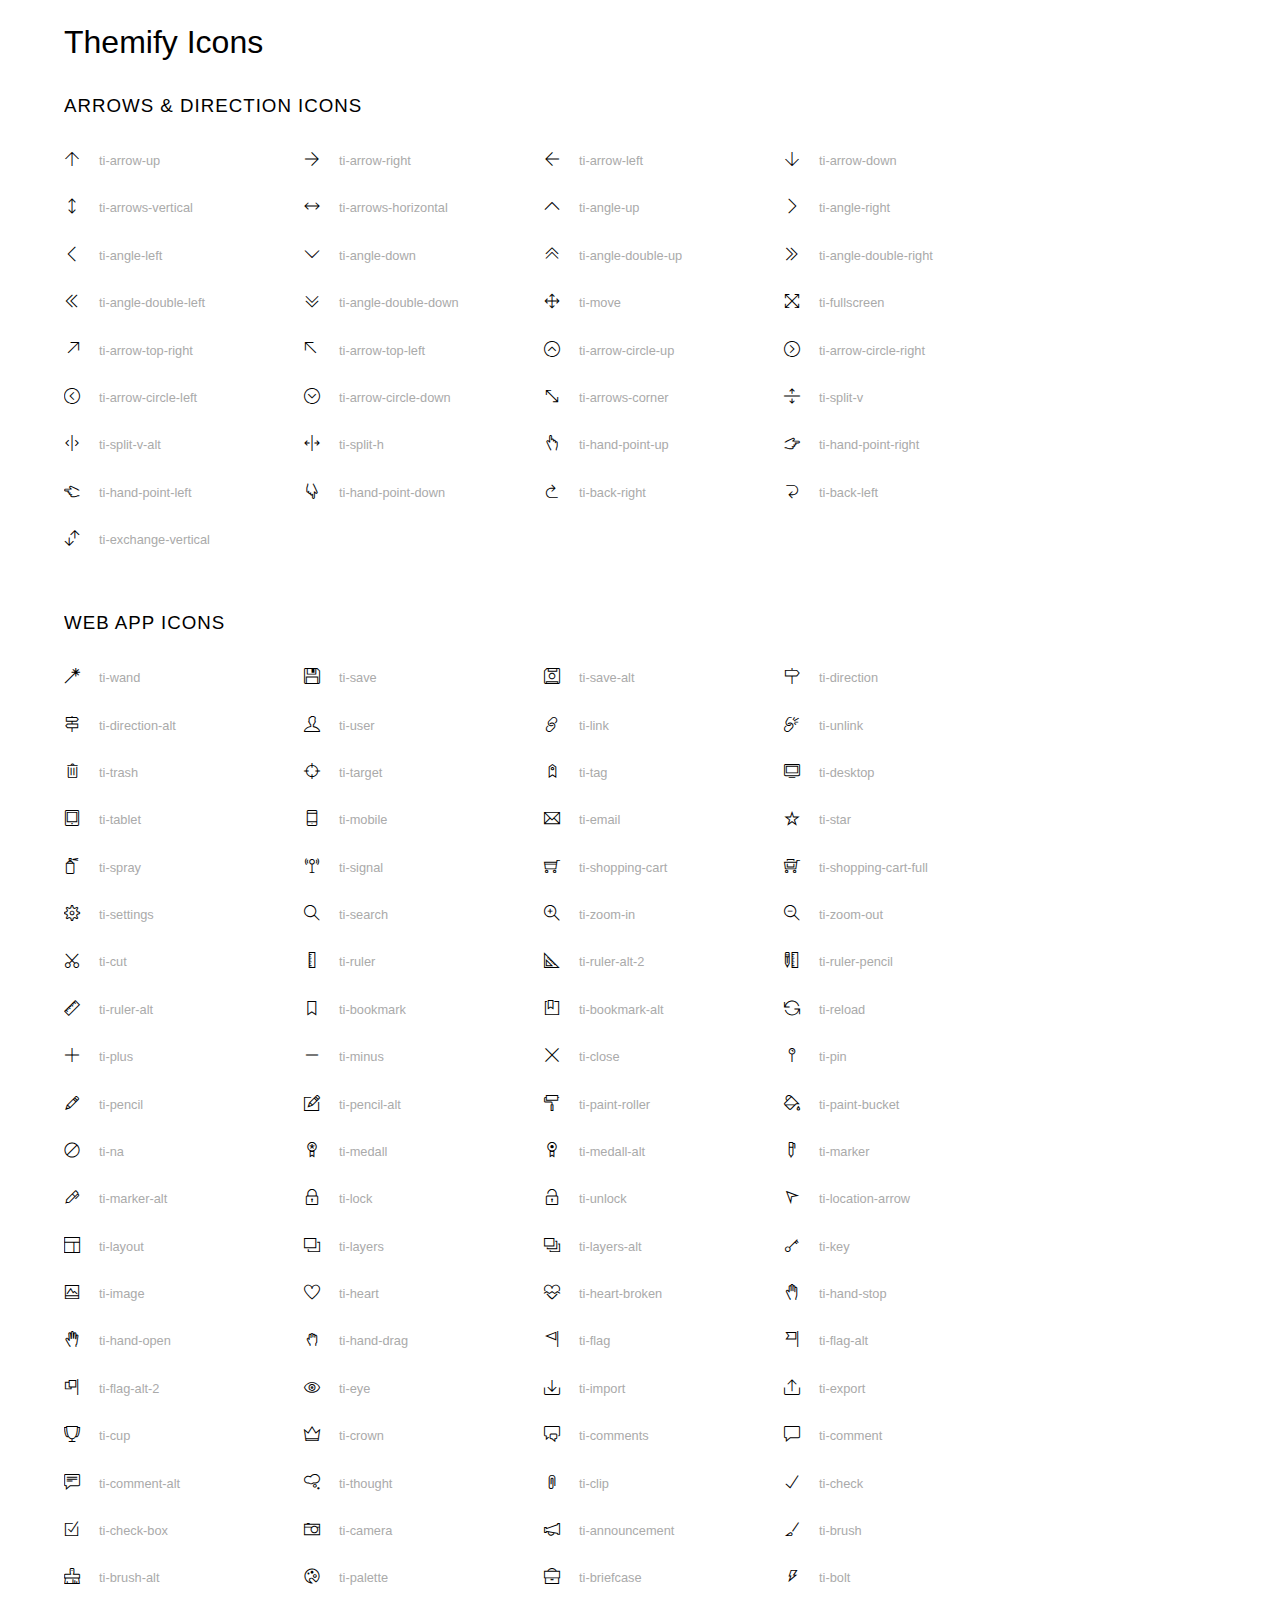
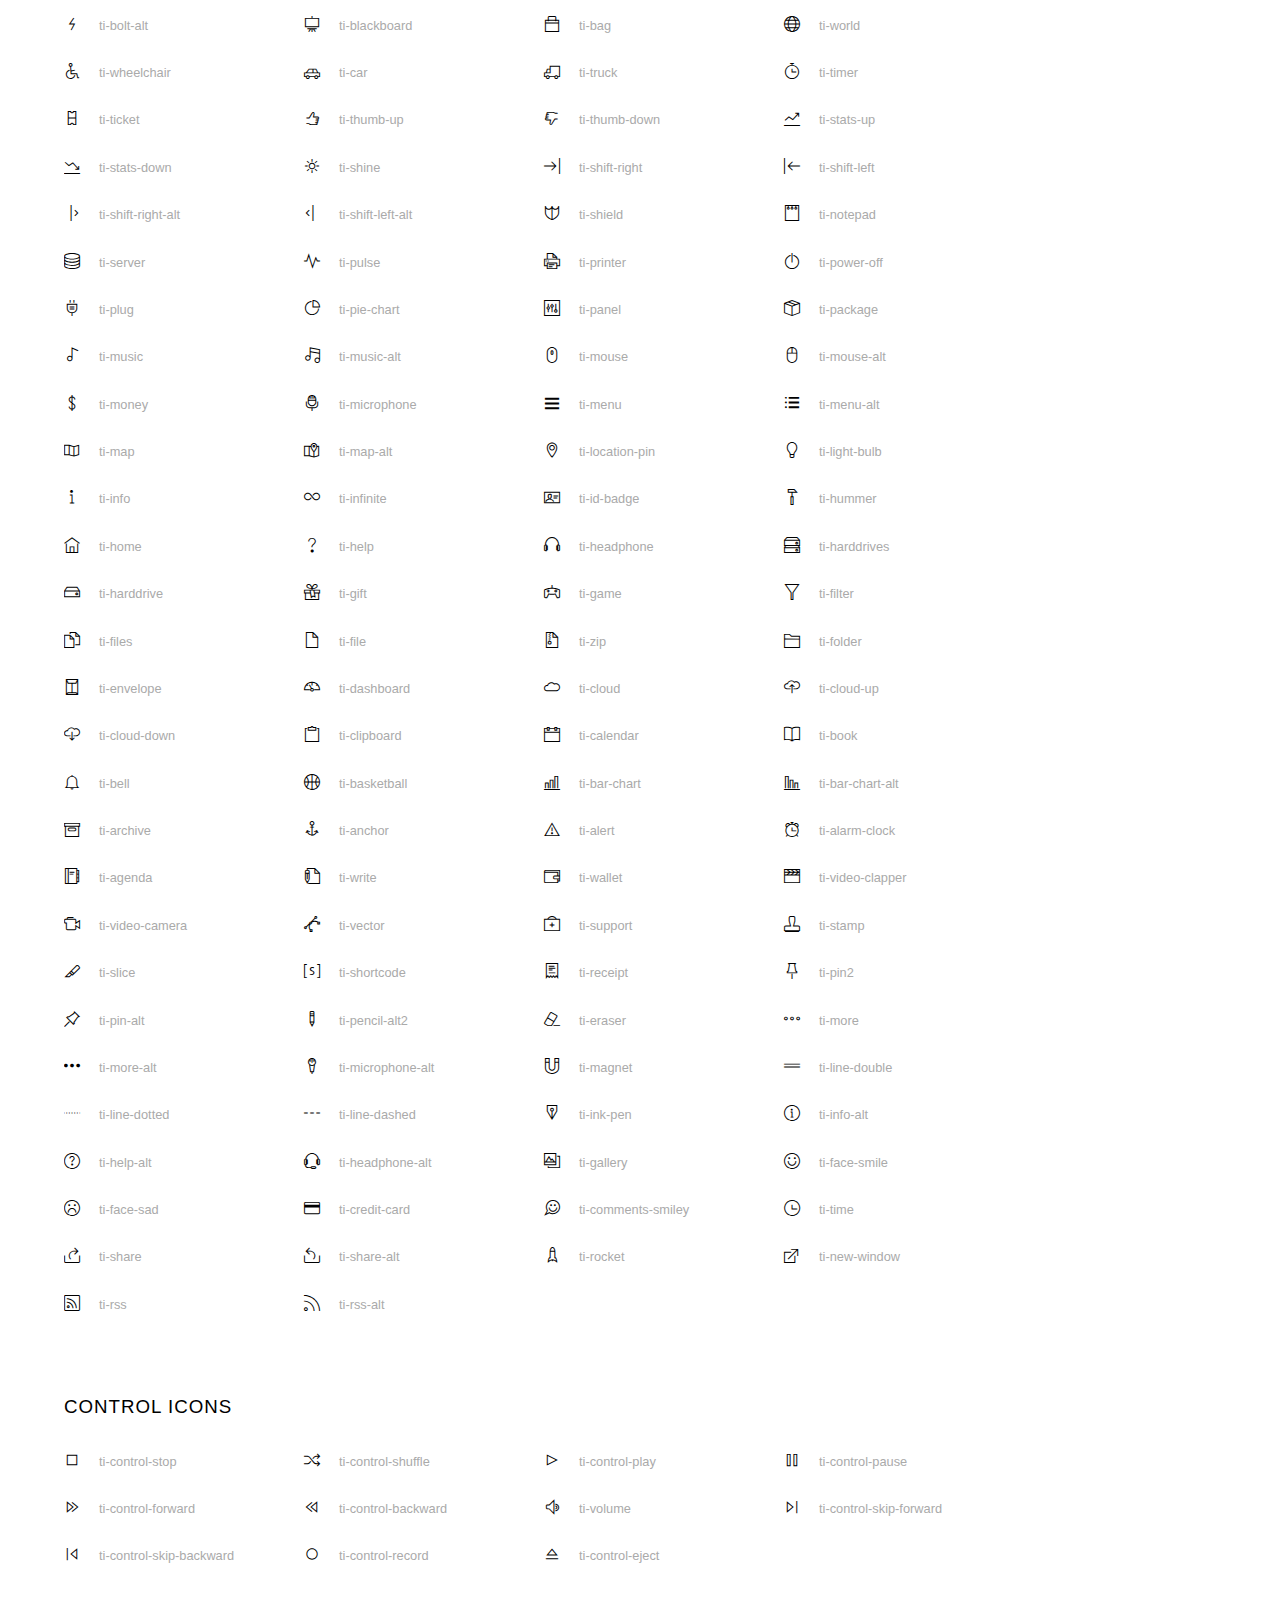
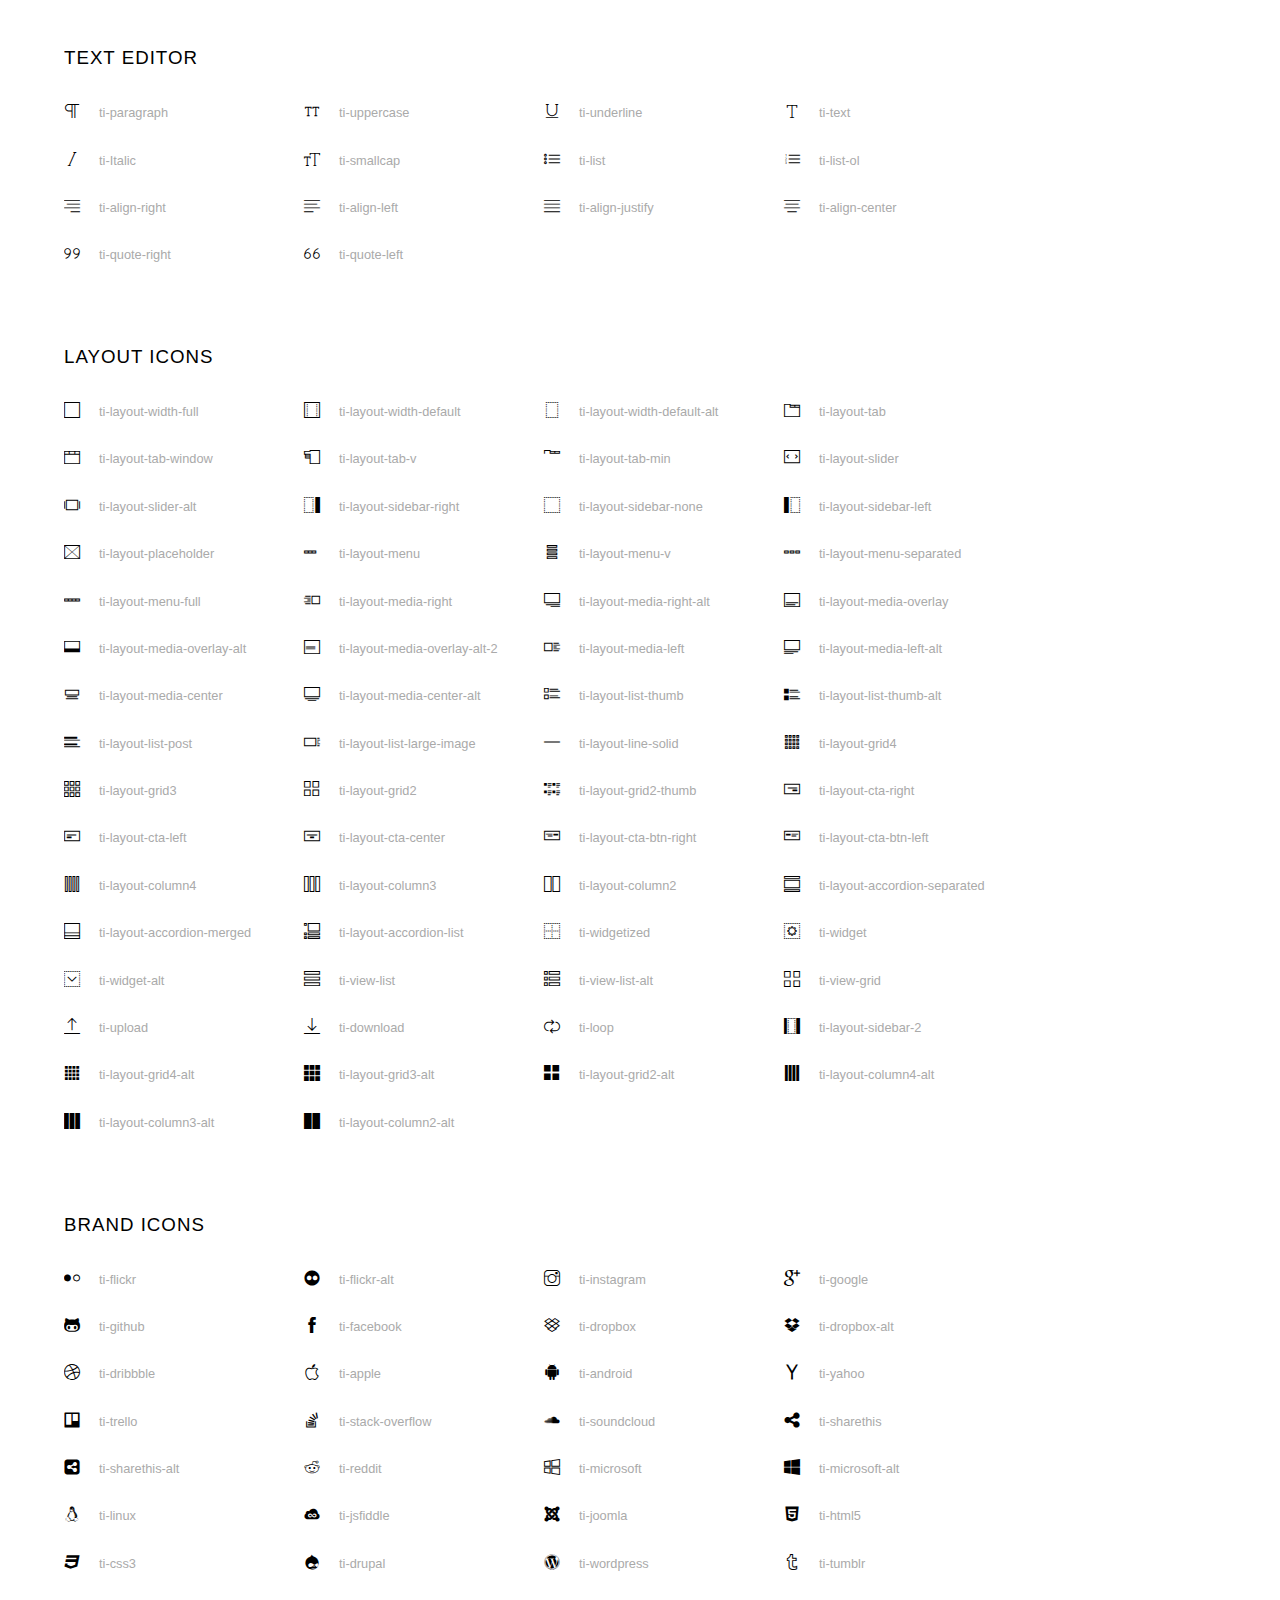
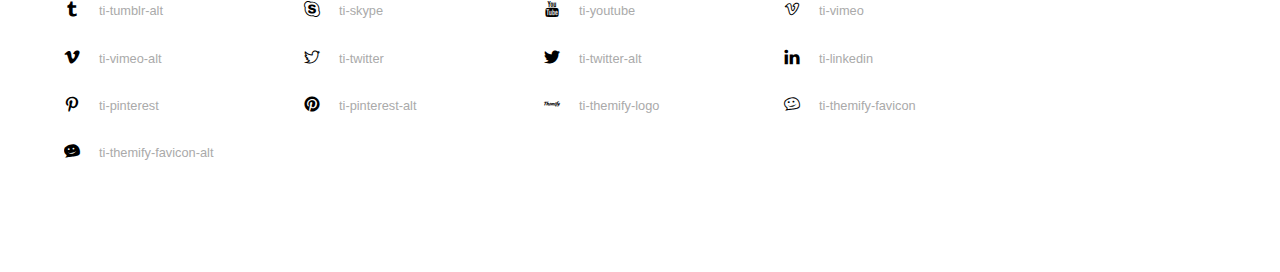
<file: vendor/themify-icons/index.html>
<!doctype html>
<html>
<head>
	<meta charset="utf-8">
	<title>Themify Icon Font</title>
	<meta name="viewport" content="width=device-width">
	<link rel="stylesheet" href="demo-files/demo.css">
	<link rel="stylesheet" href="themify-icons.css">
	<!--[if lt IE 8]><!-->
	<link rel="stylesheet" href="ie7/ie7.css">
	<!--<![endif]-->
</head>
<body>
	<h1>Themify Icons</h1>

	<div class="icon-section">

		<div class="icon-section">
			<h3>Arrows &amp; Direction Icons </h3>

			<div class="icon-container">
				<span class="ti-arrow-up"></span><span class="icon-name"> ti-arrow-up</span>
			</div>
			<div class="icon-container">
				<span class="ti-arrow-right"></span><span class="icon-name"> ti-arrow-right</span>
			</div>
			<div class="icon-container">
				<span class="ti-arrow-left"></span><span class="icon-name"> ti-arrow-left</span>
			</div>
			<div class="icon-container">
				<span class="ti-arrow-down"></span><span class="icon-name"> ti-arrow-down</span>
			</div>
			<div class="icon-container">
				<span class="ti-arrows-vertical"></span><span class="icon-name"> ti-arrows-vertical</span>
			</div>
			<div class="icon-container">
				<span class="ti-arrows-horizontal"></span><span class="icon-name"> ti-arrows-horizontal</span>
			</div>
			<div class="icon-container">
				<span class="ti-angle-up"></span><span class="icon-name"> ti-angle-up</span>
			</div>
			<div class="icon-container">
				<span class="ti-angle-right"></span><span class="icon-name"> ti-angle-right</span>
			</div>
			<div class="icon-container">
				<span class="ti-angle-left"></span><span class="icon-name"> ti-angle-left</span>
			</div>
			<div class="icon-container">
				<span class="ti-angle-down"></span><span class="icon-name"> ti-angle-down</span>
			</div>	
			<div class="icon-container">
				<span class="ti-angle-double-up"></span><span class="icon-name"> ti-angle-double-up</span>
			</div>
			<div class="icon-container">
				<span class="ti-angle-double-right"></span><span class="icon-name"> ti-angle-double-right</span>
			</div>
			<div class="icon-container">
				<span class="ti-angle-double-left"></span><span class="icon-name"> ti-angle-double-left</span>
			</div>
			<div class="icon-container">
				<span class="ti-angle-double-down"></span><span class="icon-name"> ti-angle-double-down</span>
			</div>					
			<div class="icon-container">
				<span class="ti-move"></span><span class="icon-name"> ti-move</span>
			</div>
			<div class="icon-container">
				<span class="ti-fullscreen"></span><span class="icon-name"> ti-fullscreen</span>
			</div>
			<div class="icon-container">
				<span class="ti-arrow-top-right"></span><span class="icon-name"> ti-arrow-top-right</span>
			</div>
			<div class="icon-container">
				<span class="ti-arrow-top-left"></span><span class="icon-name"> ti-arrow-top-left</span>
			</div>
			<div class="icon-container">
				<span class="ti-arrow-circle-up"></span><span class="icon-name"> ti-arrow-circle-up</span>
			</div>
			<div class="icon-container">
				<span class="ti-arrow-circle-right"></span><span class="icon-name"> ti-arrow-circle-right</span>
			</div>
			<div class="icon-container">
				<span class="ti-arrow-circle-left"></span><span class="icon-name"> ti-arrow-circle-left</span>
			</div>
			<div class="icon-container">
				<span class="ti-arrow-circle-down"></span><span class="icon-name"> ti-arrow-circle-down</span>
			</div>
			<div class="icon-container">
				<span class="ti-arrows-corner"></span><span class="icon-name"> ti-arrows-corner</span>
			</div>
			<div class="icon-container">
				<span class="ti-split-v"></span><span class="icon-name"> ti-split-v</span>
			</div>

			<div class="icon-container">
				<span class="ti-split-v-alt"></span><span class="icon-name"> ti-split-v-alt</span>
			</div>
			<div class="icon-container">
				<span class="ti-split-h"></span><span class="icon-name"> ti-split-h</span>
			</div>
			<div class="icon-container">
				<span class="ti-hand-point-up"></span><span class="icon-name"> ti-hand-point-up</span>
			</div>
			<div class="icon-container">
				<span class="ti-hand-point-right"></span><span class="icon-name"> ti-hand-point-right</span>
			</div>
			<div class="icon-container">
				<span class="ti-hand-point-left"></span><span class="icon-name"> ti-hand-point-left</span>
			</div>
			<div class="icon-container">
				<span class="ti-hand-point-down"></span><span class="icon-name"> ti-hand-point-down</span>
			</div>
			<div class="icon-container">
				<span class="ti-back-right"></span><span class="icon-name"> ti-back-right</span>
			</div>
			<div class="icon-container">
				<span class="ti-back-left"></span><span class="icon-name"> ti-back-left</span>
			</div>
			<div class="icon-container">
				<span class="ti-exchange-vertical"></span><span class="icon-name"> ti-exchange-vertical</span>
			</div>

		</div> <!-- Arrows Icons -->



		<h3>Web App Icons</h3>
		
		<div class="icon-section">

			<div class="icon-container">
				<span class="ti-wand"></span><span class="icon-name"> ti-wand</span>
			</div>
			<div class="icon-container">
				<span class="ti-save"></span><span class="icon-name"> ti-save</span>
			</div>
			<div class="icon-container">
				<span class="ti-save-alt"></span><span class="icon-name"> ti-save-alt</span>
			</div>

			<div class="icon-container">
				<span class="ti-direction"></span><span class="icon-name"> ti-direction</span>
			</div>
			<div class="icon-container">
				<span class="ti-direction-alt"></span><span class="icon-name"> ti-direction-alt</span>
			</div>
			<div class="icon-container">
				<span class="ti-user"></span><span class="icon-name"> ti-user</span>
			</div>
			<div class="icon-container">
				<span class="ti-link"></span><span class="icon-name"> ti-link</span>
			</div>
			<div class="icon-container">
				<span class="ti-unlink"></span><span class="icon-name"> ti-unlink</span>
			</div>
			<div class="icon-container">
				<span class="ti-trash"></span><span class="icon-name"> ti-trash</span>
			</div>
			<div class="icon-container">
				<span class="ti-target"></span><span class="icon-name"> ti-target</span>
			</div>
			<div class="icon-container">
				<span class="ti-tag"></span><span class="icon-name"> ti-tag</span>
			</div>
			<div class="icon-container">
				<span class="ti-desktop"></span><span class="icon-name"> ti-desktop</span>
			</div>
			<div class="icon-container">
				<span class="ti-tablet"></span><span class="icon-name"> ti-tablet</span>
			</div>
			<div class="icon-container">
				<span class="ti-mobile"></span><span class="icon-name"> ti-mobile</span>
			</div>
			<div class="icon-container">
				<span class="ti-email"></span><span class="icon-name"> ti-email</span>
			</div>	
			<div class="icon-container">
				<span class="ti-star"></span><span class="icon-name"> ti-star</span>
			</div>
			<div class="icon-container">
				<span class="ti-spray"></span><span class="icon-name"> ti-spray</span>
			</div>
			<div class="icon-container">
				<span class="ti-signal"></span><span class="icon-name"> ti-signal</span>
			</div>
			<div class="icon-container">
				<span class="ti-shopping-cart"></span><span class="icon-name"> ti-shopping-cart</span>
			</div>
			<div class="icon-container">
				<span class="ti-shopping-cart-full"></span><span class="icon-name"> ti-shopping-cart-full</span>
			</div>
			<div class="icon-container">
				<span class="ti-settings"></span><span class="icon-name"> ti-settings</span>
			</div>
			<div class="icon-container">
				<span class="ti-search"></span><span class="icon-name"> ti-search</span>
			</div>
			<div class="icon-container">
				<span class="ti-zoom-in"></span><span class="icon-name"> ti-zoom-in</span>
			</div>
			<div class="icon-container">
				<span class="ti-zoom-out"></span><span class="icon-name"> ti-zoom-out</span>
			</div>
			<div class="icon-container">
				<span class="ti-cut"></span><span class="icon-name"> ti-cut</span>
			</div>
			<div class="icon-container">
				<span class="ti-ruler"></span><span class="icon-name"> ti-ruler</span>
			</div>
			<div class="icon-container">
				<span class="ti-ruler-alt-2"></span><span class="icon-name"> ti-ruler-alt-2</span>
			</div>			
			<div class="icon-container">
				<span class="ti-ruler-pencil"></span><span class="icon-name"> ti-ruler-pencil</span>
			</div>
			<div class="icon-container">
				<span class="ti-ruler-alt"></span><span class="icon-name"> ti-ruler-alt</span>
			</div>
			<div class="icon-container">
				<span class="ti-bookmark"></span><span class="icon-name"> ti-bookmark</span>
			</div>
			<div class="icon-container">
				<span class="ti-bookmark-alt"></span><span class="icon-name"> ti-bookmark-alt</span>
			</div>
			<div class="icon-container">
				<span class="ti-reload"></span><span class="icon-name"> ti-reload</span>
			</div>
			<div class="icon-container">
				<span class="ti-plus"></span><span class="icon-name"> ti-plus</span>
			</div>
			<div class="icon-container">
				<span class="ti-minus"></span><span class="icon-name"> ti-minus</span>
			</div>
			<div class="icon-container">
				<span class="ti-close"></span><span class="icon-name"> ti-close</span>
			</div>			
			<div class="icon-container">
				<span class="ti-pin"></span><span class="icon-name"> ti-pin</span>
			</div>
			<div class="icon-container">
				<span class="ti-pencil"></span><span class="icon-name"> ti-pencil</span>
			</div>
					
		  	<div class="icon-container">
				<span class="ti-pencil-alt"></span><span class="icon-name"> ti-pencil-alt</span>
			</div>
			<div class="icon-container">
				<span class="ti-paint-roller"></span><span class="icon-name"> ti-paint-roller</span>
			</div>
			<div class="icon-container">
				<span class="ti-paint-bucket"></span><span class="icon-name"> ti-paint-bucket</span>
			</div>
			<div class="icon-container">
				<span class="ti-na"></span><span class="icon-name"> ti-na</span>
			</div>
			<div class="icon-container">
				<span class="ti-medall"></span><span class="icon-name"> ti-medall</span>
			</div>
			<div class="icon-container">
				<span class="ti-medall-alt"></span><span class="icon-name"> ti-medall-alt</span>
			</div>
			<div class="icon-container">
				<span class="ti-marker"></span><span class="icon-name"> ti-marker</span>
			</div>
			<div class="icon-container">
				<span class="ti-marker-alt"></span><span class="icon-name"> ti-marker-alt</span>
			</div>

			<div class="icon-container">
				<span class="ti-lock"></span><span class="icon-name"> ti-lock</span>
			</div>
			<div class="icon-container">
				<span class="ti-unlock"></span><span class="icon-name"> ti-unlock</span>
			</div>
			<div class="icon-container">
				<span class="ti-location-arrow"></span><span class="icon-name"> ti-location-arrow</span>
			</div>
			<div class="icon-container">
				<span class="ti-layout"></span><span class="icon-name"> ti-layout</span>
			</div>
			<div class="icon-container">
				<span class="ti-layers"></span><span class="icon-name"> ti-layers</span>
			</div>
			<div class="icon-container">
				<span class="ti-layers-alt"></span><span class="icon-name"> ti-layers-alt</span>
			</div>
			<div class="icon-container">
				<span class="ti-key"></span><span class="icon-name"> ti-key</span>
			</div>
			<div class="icon-container">
				<span class="ti-image"></span><span class="icon-name"> ti-image</span>
			</div>
			<div class="icon-container">
				<span class="ti-heart"></span><span class="icon-name"> ti-heart</span>
			</div>
			<div class="icon-container">
				<span class="ti-heart-broken"></span><span class="icon-name"> ti-heart-broken</span>
			</div>
			<div class="icon-container">
				<span class="ti-hand-stop"></span><span class="icon-name"> ti-hand-stop</span>
			</div>
			<div class="icon-container">
				<span class="ti-hand-open"></span><span class="icon-name"> ti-hand-open</span>
			</div>
			<div class="icon-container">
				<span class="ti-hand-drag"></span><span class="icon-name"> ti-hand-drag</span>
			</div>
			<div class="icon-container">
				<span class="ti-flag"></span><span class="icon-name"> ti-flag</span>
			</div>
			<div class="icon-container">
				<span class="ti-flag-alt"></span><span class="icon-name"> ti-flag-alt</span>
			</div>
			<div class="icon-container">
				<span class="ti-flag-alt-2"></span><span class="icon-name"> ti-flag-alt-2</span>
			</div>
			<div class="icon-container">
				<span class="ti-eye"></span><span class="icon-name"> ti-eye</span>
			</div>
			<div class="icon-container">
				<span class="ti-import"></span><span class="icon-name"> ti-import</span>
			</div>			
			<div class="icon-container">
				<span class="ti-export"></span><span class="icon-name"> ti-export</span>
			</div>
			<div class="icon-container">
				<span class="ti-cup"></span><span class="icon-name"> ti-cup</span>
			</div>
			<div class="icon-container">
				<span class="ti-crown"></span><span class="icon-name"> ti-crown</span>
			</div>
			<div class="icon-container">
				<span class="ti-comments"></span><span class="icon-name"> ti-comments</span>
			</div>
			<div class="icon-container">
				<span class="ti-comment"></span><span class="icon-name"> ti-comment</span>
			</div>
			<div class="icon-container">
				<span class="ti-comment-alt"></span><span class="icon-name"> ti-comment-alt</span>
			</div>
			<div class="icon-container">
				<span class="ti-thought"></span><span class="icon-name"> ti-thought</span>
			</div>			
			<div class="icon-container">
				<span class="ti-clip"></span><span class="icon-name"> ti-clip</span>
			</div>

			<div class="icon-container">
				<span class="ti-check"></span><span class="icon-name"> ti-check</span>
			</div>
			<div class="icon-container">
				<span class="ti-check-box"></span><span class="icon-name"> ti-check-box</span>
			</div>
			<div class="icon-container">
				<span class="ti-camera"></span><span class="icon-name"> ti-camera</span>
			</div>
			<div class="icon-container">
				<span class="ti-announcement"></span><span class="icon-name"> ti-announcement</span>
			</div>
			<div class="icon-container">
				<span class="ti-brush"></span><span class="icon-name"> ti-brush</span>
			</div>
			<div class="icon-container">
				<span class="ti-brush-alt"></span><span class="icon-name"> ti-brush-alt</span>
			</div>
			<div class="icon-container">
				<span class="ti-palette"></span><span class="icon-name"> ti-palette</span>
			</div>			
			<div class="icon-container">
				<span class="ti-briefcase"></span><span class="icon-name"> ti-briefcase</span>
			</div>
			<div class="icon-container">
				<span class="ti-bolt"></span><span class="icon-name"> ti-bolt</span>
			</div>
			<div class="icon-container">
				<span class="ti-bolt-alt"></span><span class="icon-name"> ti-bolt-alt</span>
			</div>
			<div class="icon-container">
				<span class="ti-blackboard"></span><span class="icon-name"> ti-blackboard</span>
			</div>
			<div class="icon-container">
				<span class="ti-bag"></span><span class="icon-name"> ti-bag</span>
			</div>
			<div class="icon-container">
				<span class="ti-world"></span><span class="icon-name"> ti-world</span>
			</div>
			<div class="icon-container">
				<span class="ti-wheelchair"></span><span class="icon-name"> ti-wheelchair</span>
			</div>
			<div class="icon-container">
				<span class="ti-car"></span><span class="icon-name"> ti-car</span>
			</div>
			<div class="icon-container">
				<span class="ti-truck"></span><span class="icon-name"> ti-truck</span>
			</div>
			<div class="icon-container">
				<span class="ti-timer"></span><span class="icon-name"> ti-timer</span>
			</div>
			<div class="icon-container">
				<span class="ti-ticket"></span><span class="icon-name"> ti-ticket</span>
			</div>
			<div class="icon-container">
				<span class="ti-thumb-up"></span><span class="icon-name"> ti-thumb-up</span>
			</div>
			<div class="icon-container">
				<span class="ti-thumb-down"></span><span class="icon-name"> ti-thumb-down</span>
			</div>

			<div class="icon-container">
				<span class="ti-stats-up"></span><span class="icon-name"> ti-stats-up</span>
			</div>
			<div class="icon-container">
				<span class="ti-stats-down"></span><span class="icon-name"> ti-stats-down</span>
			</div>
			<div class="icon-container">
				<span class="ti-shine"></span><span class="icon-name"> ti-shine</span>
			</div>
			<div class="icon-container">
				<span class="ti-shift-right"></span><span class="icon-name"> ti-shift-right</span>
			</div>
			<div class="icon-container">
				<span class="ti-shift-left"></span><span class="icon-name"> ti-shift-left</span>
			</div>

			<div class="icon-container">
				<span class="ti-shift-right-alt"></span><span class="icon-name"> ti-shift-right-alt</span>
			</div>
			<div class="icon-container">
				<span class="ti-shift-left-alt"></span><span class="icon-name"> ti-shift-left-alt</span>
			</div>
			<div class="icon-container">
				<span class="ti-shield"></span><span class="icon-name"> ti-shield</span>
			</div>
			<div class="icon-container">
				<span class="ti-notepad"></span><span class="icon-name"> ti-notepad</span>
			</div>
			<div class="icon-container">
				<span class="ti-server"></span><span class="icon-name"> ti-server</span>
			</div>

			<div class="icon-container">
				<span class="ti-pulse"></span><span class="icon-name"> ti-pulse</span>
			</div>
			<div class="icon-container">
				<span class="ti-printer"></span><span class="icon-name"> ti-printer</span>
			</div>
			<div class="icon-container">
				<span class="ti-power-off"></span><span class="icon-name"> ti-power-off</span>
			</div>
			<div class="icon-container">
				<span class="ti-plug"></span><span class="icon-name"> ti-plug</span>
			</div>
			<div class="icon-container">
				<span class="ti-pie-chart"></span><span class="icon-name"> ti-pie-chart</span>
			</div>

			<div class="icon-container">
				<span class="ti-panel"></span><span class="icon-name"> ti-panel</span>
			</div>
			<div class="icon-container">
				<span class="ti-package"></span><span class="icon-name"> ti-package</span>
			</div>
			<div class="icon-container">
				<span class="ti-music"></span><span class="icon-name"> ti-music</span>
			</div>
			<div class="icon-container">
				<span class="ti-music-alt"></span><span class="icon-name"> ti-music-alt</span>
			</div>
			<div class="icon-container">
				<span class="ti-mouse"></span><span class="icon-name"> ti-mouse</span>
			</div>
			<div class="icon-container">
				<span class="ti-mouse-alt"></span><span class="icon-name"> ti-mouse-alt</span>
			</div>
			<div class="icon-container">
				<span class="ti-money"></span><span class="icon-name"> ti-money</span>
			</div>
			<div class="icon-container">
				<span class="ti-microphone"></span><span class="icon-name"> ti-microphone</span>
			</div>
			<div class="icon-container">
				<span class="ti-menu"></span><span class="icon-name"> ti-menu</span>
			</div>
			<div class="icon-container">
				<span class="ti-menu-alt"></span><span class="icon-name"> ti-menu-alt</span>
			</div>
			<div class="icon-container">
				<span class="ti-map"></span><span class="icon-name"> ti-map</span>
			</div>
			<div class="icon-container">
				<span class="ti-map-alt"></span><span class="icon-name"> ti-map-alt</span>
			</div>

			<div class="icon-container">
				<span class="ti-location-pin"></span><span class="icon-name"> ti-location-pin</span>
			</div>

			<div class="icon-container">
				<span class="ti-light-bulb"></span><span class="icon-name"> ti-light-bulb</span>
			</div>
			<div class="icon-container">
				<span class="ti-info"></span><span class="icon-name"> ti-info</span>
			</div>
			<div class="icon-container">
				<span class="ti-infinite"></span><span class="icon-name"> ti-infinite</span>
			</div>
			<div class="icon-container">
				<span class="ti-id-badge"></span><span class="icon-name"> ti-id-badge</span>
			</div>
			<div class="icon-container">
				<span class="ti-hummer"></span><span class="icon-name"> ti-hummer</span>
			</div>
			<div class="icon-container">
				<span class="ti-home"></span><span class="icon-name"> ti-home</span>
			</div>
			<div class="icon-container">
				<span class="ti-help"></span><span class="icon-name"> ti-help</span>
			</div>
			<div class="icon-container">
				<span class="ti-headphone"></span><span class="icon-name"> ti-headphone</span>
			</div>
			<div class="icon-container">
				<span class="ti-harddrives"></span><span class="icon-name"> ti-harddrives</span>
			</div>
			<div class="icon-container">
				<span class="ti-harddrive"></span><span class="icon-name"> ti-harddrive</span>
			</div>
			<div class="icon-container">
				<span class="ti-gift"></span><span class="icon-name"> ti-gift</span>
			</div>
			<div class="icon-container">
				<span class="ti-game"></span><span class="icon-name"> ti-game</span>
			</div>
			<div class="icon-container">
				<span class="ti-filter"></span><span class="icon-name"> ti-filter</span>
			</div>
			<div class="icon-container">
				<span class="ti-files"></span><span class="icon-name"> ti-files</span>
			</div>
			<div class="icon-container">
				<span class="ti-file"></span><span class="icon-name"> ti-file</span>
			</div>
			<div class="icon-container">
				<span class="ti-zip"></span><span class="icon-name"> ti-zip</span>
			</div>
			<div class="icon-container">
				<span class="ti-folder"></span><span class="icon-name"> ti-folder</span>
			</div>			
			<div class="icon-container">
				<span class="ti-envelope"></span><span class="icon-name"> ti-envelope</span>
			</div>


			<div class="icon-container">
				<span class="ti-dashboard"></span><span class="icon-name"> ti-dashboard</span>
			</div>
			<div class="icon-container">
				<span class="ti-cloud"></span><span class="icon-name"> ti-cloud</span>
			</div>
			<div class="icon-container">
				<span class="ti-cloud-up"></span><span class="icon-name"> ti-cloud-up</span>
			</div>
			<div class="icon-container">
				<span class="ti-cloud-down"></span><span class="icon-name"> ti-cloud-down</span>
			</div>
			<div class="icon-container">
				<span class="ti-clipboard"></span><span class="icon-name"> ti-clipboard</span>
			</div>
			<div class="icon-container">
				<span class="ti-calendar"></span><span class="icon-name"> ti-calendar</span>
			</div>
			<div class="icon-container">
				<span class="ti-book"></span><span class="icon-name"> ti-book</span>
			</div>
			<div class="icon-container">
				<span class="ti-bell"></span><span class="icon-name"> ti-bell</span>
			</div>
			<div class="icon-container">
				<span class="ti-basketball"></span><span class="icon-name"> ti-basketball</span>
			</div>
			<div class="icon-container">
				<span class="ti-bar-chart"></span><span class="icon-name"> ti-bar-chart</span>
			</div>
			<div class="icon-container">
				<span class="ti-bar-chart-alt"></span><span class="icon-name"> ti-bar-chart-alt</span>
			</div>


			<div class="icon-container">
				<span class="ti-archive"></span><span class="icon-name"> ti-archive</span>
			</div>
			<div class="icon-container">
				<span class="ti-anchor"></span><span class="icon-name"> ti-anchor</span>
			</div>

			<div class="icon-container">
				<span class="ti-alert"></span><span class="icon-name"> ti-alert</span>
			</div>
			<div class="icon-container">
				<span class="ti-alarm-clock"></span><span class="icon-name"> ti-alarm-clock</span>
			</div>
			<div class="icon-container">
				<span class="ti-agenda"></span><span class="icon-name"> ti-agenda</span>
			</div>
			<div class="icon-container">
				<span class="ti-write"></span><span class="icon-name"> ti-write</span>
			</div>

			<div class="icon-container">
				<span class="ti-wallet"></span><span class="icon-name"> ti-wallet</span>
			</div>
			<div class="icon-container">
				<span class="ti-video-clapper"></span><span class="icon-name"> ti-video-clapper</span>
			</div>
			<div class="icon-container">
				<span class="ti-video-camera"></span><span class="icon-name"> ti-video-camera</span>
			</div>
			<div class="icon-container">
				<span class="ti-vector"></span><span class="icon-name"> ti-vector</span>
			</div>

			<div class="icon-container">
				<span class="ti-support"></span><span class="icon-name"> ti-support</span>
			</div>
			<div class="icon-container">
				<span class="ti-stamp"></span><span class="icon-name"> ti-stamp</span>
			</div>
			<div class="icon-container">
				<span class="ti-slice"></span><span class="icon-name"> ti-slice</span>
			</div>
			<div class="icon-container">
				<span class="ti-shortcode"></span><span class="icon-name"> ti-shortcode</span>
			</div>
			<div class="icon-container">
				<span class="ti-receipt"></span><span class="icon-name"> ti-receipt</span>
			</div>
			<div class="icon-container">
				<span class="ti-pin2"></span><span class="icon-name"> ti-pin2</span>
			</div>
			<div class="icon-container">
				<span class="ti-pin-alt"></span><span class="icon-name"> ti-pin-alt</span>
			</div>
			<div class="icon-container">
				<span class="ti-pencil-alt2"></span><span class="icon-name"> ti-pencil-alt2</span>
			</div>
			<div class="icon-container">
				<span class="ti-eraser"></span><span class="icon-name"> ti-eraser</span>
			</div>			
			<div class="icon-container">
				<span class="ti-more"></span><span class="icon-name"> ti-more</span>
			</div>
			<div class="icon-container">
				<span class="ti-more-alt"></span><span class="icon-name"> ti-more-alt</span>
			</div>
			<div class="icon-container">
				<span class="ti-microphone-alt"></span><span class="icon-name"> ti-microphone-alt</span>
			</div>
			<div class="icon-container">
				<span class="ti-magnet"></span><span class="icon-name"> ti-magnet</span>
			</div>
			<div class="icon-container">
				<span class="ti-line-double"></span><span class="icon-name"> ti-line-double</span>
			</div>
			<div class="icon-container">
				<span class="ti-line-dotted"></span><span class="icon-name"> ti-line-dotted</span>
			</div>
			<div class="icon-container">
				<span class="ti-line-dashed"></span><span class="icon-name"> ti-line-dashed</span>
			</div>

			<div class="icon-container">
				<span class="ti-ink-pen"></span><span class="icon-name"> ti-ink-pen</span>
			</div>
			<div class="icon-container">
				<span class="ti-info-alt"></span><span class="icon-name"> ti-info-alt</span>
			</div>
			<div class="icon-container">
				<span class="ti-help-alt"></span><span class="icon-name"> ti-help-alt</span>
			</div>
			<div class="icon-container">
				<span class="ti-headphone-alt"></span><span class="icon-name"> ti-headphone-alt</span>
			</div>

			<div class="icon-container">
				<span class="ti-gallery"></span><span class="icon-name"> ti-gallery</span>
			</div>
			<div class="icon-container">
				<span class="ti-face-smile"></span><span class="icon-name"> ti-face-smile</span>
			</div>
			<div class="icon-container">
				<span class="ti-face-sad"></span><span class="icon-name"> ti-face-sad</span>
			</div>
			<div class="icon-container">
				<span class="ti-credit-card"></span><span class="icon-name"> ti-credit-card</span>
			</div>
			<div class="icon-container">
				<span class="ti-comments-smiley"></span><span class="icon-name"> ti-comments-smiley</span>
			</div>
			<div class="icon-container">
				<span class="ti-time"></span><span class="icon-name"> ti-time</span>
			</div>
			<div class="icon-container">
				<span class="ti-share"></span><span class="icon-name"> ti-share</span>
			</div>
			<div class="icon-container">
				<span class="ti-share-alt"></span><span class="icon-name"> ti-share-alt</span>
			</div>
			<div class="icon-container">
				<span class="ti-rocket"></span><span class="icon-name"> ti-rocket</span>
			</div>

			<div class="icon-container">
				<span class="ti-new-window"></span><span class="icon-name"> ti-new-window</span>
			</div>

			<div class="icon-container">
				<span class="ti-rss"></span><span class="icon-name"> ti-rss</span>
			</div>

			<div class="icon-container">
				<span class="ti-rss-alt"></span><span class="icon-name"> ti-rss-alt</span>
			</div>
			
		</div><!-- Web App Icons -->


		<div class="icon-section">
			<h3>Control Icons</h3>
			<div class="icon-container">
				<span class="ti-control-stop"></span><span class="icon-name"> ti-control-stop</span>
			</div>
			<div class="icon-container">
				<span class="ti-control-shuffle"></span><span class="icon-name"> ti-control-shuffle</span>
			</div>
			<div class="icon-container">
				<span class="ti-control-play"></span><span class="icon-name"> ti-control-play</span>
			</div>
			<div class="icon-container">
				<span class="ti-control-pause"></span><span class="icon-name"> ti-control-pause</span>
			</div>
			<div class="icon-container">
				<span class="ti-control-forward"></span><span class="icon-name"> ti-control-forward</span>
			</div>
			<div class="icon-container">
				<span class="ti-control-backward"></span><span class="icon-name"> ti-control-backward</span>
			</div>	
			<div class="icon-container">
				<span class="ti-volume"></span><span class="icon-name"> ti-volume</span>
			</div>
			<div class="icon-container">
				<span class="ti-control-skip-forward"></span><span class="icon-name"> ti-control-skip-forward</span>
			</div>
			<div class="icon-container">
				<span class="ti-control-skip-backward"></span><span class="icon-name"> ti-control-skip-backward</span>
			</div>
			<div class="icon-container">
				<span class="ti-control-record"></span><span class="icon-name"> ti-control-record</span>
			</div>
			<div class="icon-container">
				<span class="ti-control-eject"></span><span class="icon-name"> ti-control-eject</span>
			</div>			
		</div> <!-- Control Icons -->


		<div class="icon-section">
			<h3>Text Editor</h3>

			<div class="icon-container">
				<span class="ti-paragraph"></span><span class="icon-name"> ti-paragraph</span>
			</div>
			<div class="icon-container">
				<span class="ti-uppercase"></span><span class="icon-name"> ti-uppercase</span>
			</div>

			<div class="icon-container">
				<span class="ti-underline"></span><span class="icon-name"> ti-underline</span>
			</div>
			<div class="icon-container">
				<span class="ti-text"></span><span class="icon-name"> ti-text</span>
			</div>
			<div class="icon-container">
				<span class="ti-Italic"></span><span class="icon-name"> ti-Italic</span>
			</div>
			<div class="icon-container">
				<span class="ti-smallcap"></span><span class="icon-name"> ti-smallcap</span>
			</div>
			<div class="icon-container">
				<span class="ti-list"></span><span class="icon-name"> ti-list</span>
			</div>
			<div class="icon-container">
				<span class="ti-list-ol"></span><span class="icon-name"> ti-list-ol</span>
			</div>
			<div class="icon-container">
				<span class="ti-align-right"></span><span class="icon-name"> ti-align-right</span>
			</div>
			<div class="icon-container">
				<span class="ti-align-left"></span><span class="icon-name"> ti-align-left</span>
			</div>
			<div class="icon-container">
				<span class="ti-align-justify"></span><span class="icon-name"> ti-align-justify</span>
			</div>
			<div class="icon-container">
				<span class="ti-align-center"></span><span class="icon-name"> ti-align-center</span>
			</div>
			<div class="icon-container">
				<span class="ti-quote-right"></span><span class="icon-name"> ti-quote-right</span>
			</div>
			<div class="icon-container">
				<span class="ti-quote-left"></span><span class="icon-name"> ti-quote-left</span>
			</div>

		</div> <!-- Text Editor -->



		<div class="icon-section">
			<h3>Layout Icons</h3>
			<div class="icon-container">
				<span class="ti-layout-width-full"></span><span class="icon-name"> ti-layout-width-full</span>
			</div>
			<div class="icon-container">
				<span class="ti-layout-width-default"></span><span class="icon-name"> ti-layout-width-default</span>
			</div>
			<div class="icon-container">
				<span class="ti-layout-width-default-alt"></span><span class="icon-name"> ti-layout-width-default-alt</span>
			</div>
			<div class="icon-container">
				<span class="ti-layout-tab"></span><span class="icon-name"> ti-layout-tab</span>
			</div>
			<div class="icon-container">
				<span class="ti-layout-tab-window"></span><span class="icon-name"> ti-layout-tab-window</span>
			</div>
			<div class="icon-container">
				<span class="ti-layout-tab-v"></span><span class="icon-name"> ti-layout-tab-v</span>
			</div>
			<div class="icon-container">
				<span class="ti-layout-tab-min"></span><span class="icon-name"> ti-layout-tab-min</span>
			</div>
			<div class="icon-container">
				<span class="ti-layout-slider"></span><span class="icon-name"> ti-layout-slider</span>
			</div>
			<div class="icon-container">
				<span class="ti-layout-slider-alt"></span><span class="icon-name"> ti-layout-slider-alt</span>
			</div>
			<div class="icon-container">
				<span class="ti-layout-sidebar-right"></span><span class="icon-name"> ti-layout-sidebar-right</span>
			</div>
			<div class="icon-container">
				<span class="ti-layout-sidebar-none"></span><span class="icon-name"> ti-layout-sidebar-none</span>
			</div>
			<div class="icon-container">
				<span class="ti-layout-sidebar-left"></span><span class="icon-name"> ti-layout-sidebar-left</span>
			</div>
			<div class="icon-container">
				<span class="ti-layout-placeholder"></span><span class="icon-name"> ti-layout-placeholder</span>
			</div>
			<div class="icon-container">
				<span class="ti-layout-menu"></span><span class="icon-name"> ti-layout-menu</span>
			</div>
			<div class="icon-container">
				<span class="ti-layout-menu-v"></span><span class="icon-name"> ti-layout-menu-v</span>
			</div>
			<div class="icon-container">
				<span class="ti-layout-menu-separated"></span><span class="icon-name"> ti-layout-menu-separated</span>
			</div>
			<div class="icon-container">
				<span class="ti-layout-menu-full"></span><span class="icon-name"> ti-layout-menu-full</span>
			</div>
			<div class="icon-container">
				<span class="ti-layout-media-right"></span><span class="icon-name"> ti-layout-media-right</span>
			</div>
			<div class="icon-container">
				<span class="ti-layout-media-right-alt"></span><span class="icon-name"> ti-layout-media-right-alt</span>
			</div>
			<div class="icon-container">
				<span class="ti-layout-media-overlay"></span><span class="icon-name"> ti-layout-media-overlay</span>
			</div>
			<div class="icon-container">
				<span class="ti-layout-media-overlay-alt"></span><span class="icon-name"> ti-layout-media-overlay-alt</span>
			</div>
			<div class="icon-container">
				<span class="ti-layout-media-overlay-alt-2"></span><span class="icon-name"> ti-layout-media-overlay-alt-2</span>
			</div>
			<div class="icon-container">
				<span class="ti-layout-media-left"></span><span class="icon-name"> ti-layout-media-left</span>
			</div>
			<div class="icon-container">
				<span class="ti-layout-media-left-alt"></span><span class="icon-name"> ti-layout-media-left-alt</span>
			</div>
			<div class="icon-container">
				<span class="ti-layout-media-center"></span><span class="icon-name"> ti-layout-media-center</span>
			</div>
			<div class="icon-container">
				<span class="ti-layout-media-center-alt"></span><span class="icon-name"> ti-layout-media-center-alt</span>
			</div>
			<div class="icon-container">
				<span class="ti-layout-list-thumb"></span><span class="icon-name"> ti-layout-list-thumb</span>
			</div>
			<div class="icon-container">
				<span class="ti-layout-list-thumb-alt"></span><span class="icon-name"> ti-layout-list-thumb-alt</span>
			</div>
			<div class="icon-container">
				<span class="ti-layout-list-post"></span><span class="icon-name"> ti-layout-list-post</span>
			</div>
			<div class="icon-container">
				<span class="ti-layout-list-large-image"></span><span class="icon-name"> ti-layout-list-large-image</span>
			</div>
			<div class="icon-container">
				<span class="ti-layout-line-solid"></span><span class="icon-name"> ti-layout-line-solid</span>
			</div>
			<div class="icon-container">
				<span class="ti-layout-grid4"></span><span class="icon-name"> ti-layout-grid4</span>
			</div>
			<div class="icon-container">
				<span class="ti-layout-grid3"></span><span class="icon-name"> ti-layout-grid3</span>
			</div>
			<div class="icon-container">
				<span class="ti-layout-grid2"></span><span class="icon-name"> ti-layout-grid2</span>
			</div>
			<div class="icon-container">
				<span class="ti-layout-grid2-thumb"></span><span class="icon-name"> ti-layout-grid2-thumb</span>
			</div>
			<div class="icon-container">
				<span class="ti-layout-cta-right"></span><span class="icon-name"> ti-layout-cta-right</span>
			</div>
			<div class="icon-container">
				<span class="ti-layout-cta-left"></span><span class="icon-name"> ti-layout-cta-left</span>
			</div>
			<div class="icon-container">
				<span class="ti-layout-cta-center"></span><span class="icon-name"> ti-layout-cta-center</span>
			</div>
			<div class="icon-container">
				<span class="ti-layout-cta-btn-right"></span><span class="icon-name"> ti-layout-cta-btn-right</span>
			</div>
			<div class="icon-container">
				<span class="ti-layout-cta-btn-left"></span><span class="icon-name"> ti-layout-cta-btn-left</span>
			</div>
			<div class="icon-container">
				<span class="ti-layout-column4"></span><span class="icon-name"> ti-layout-column4</span>
			</div>
			<div class="icon-container">
				<span class="ti-layout-column3"></span><span class="icon-name"> ti-layout-column3</span>
			</div>
			<div class="icon-container">
				<span class="ti-layout-column2"></span><span class="icon-name"> ti-layout-column2</span>
			</div>
			<div class="icon-container">
				<span class="ti-layout-accordion-separated"></span><span class="icon-name"> ti-layout-accordion-separated</span>
			</div>
			<div class="icon-container">
				<span class="ti-layout-accordion-merged"></span><span class="icon-name"> ti-layout-accordion-merged</span>
			</div>
			<div class="icon-container">
				<span class="ti-layout-accordion-list"></span><span class="icon-name"> ti-layout-accordion-list</span>
			</div>
			<div class="icon-container">
				<span class="ti-widgetized"></span><span class="icon-name"> ti-widgetized</span>
			</div>
			<div class="icon-container">
				<span class="ti-widget"></span><span class="icon-name"> ti-widget</span>
			</div>
			<div class="icon-container">
				<span class="ti-widget-alt"></span><span class="icon-name"> ti-widget-alt</span>
			</div>
			<div class="icon-container">
				<span class="ti-view-list"></span><span class="icon-name"> ti-view-list</span>
			</div>
			<div class="icon-container">
				<span class="ti-view-list-alt"></span><span class="icon-name"> ti-view-list-alt</span>
			</div>
			<div class="icon-container">
				<span class="ti-view-grid"></span><span class="icon-name"> ti-view-grid</span>
			</div>
			<div class="icon-container">
				<span class="ti-upload"></span><span class="icon-name"> ti-upload</span>
			</div>
			<div class="icon-container">
				<span class="ti-download"></span><span class="icon-name"> ti-download</span>
			</div>	
			<div class="icon-container">
				<span class="ti-loop"></span><span class="icon-name"> ti-loop</span>
			</div>
			<div class="icon-container">
				<span class="ti-layout-sidebar-2"></span><span class="icon-name"> ti-layout-sidebar-2</span>
			</div>
			<div class="icon-container">
				<span class="ti-layout-grid4-alt"></span><span class="icon-name"> ti-layout-grid4-alt</span>
			</div>
			<div class="icon-container">
				<span class="ti-layout-grid3-alt"></span><span class="icon-name"> ti-layout-grid3-alt</span>
			</div>
			<div class="icon-container">
				<span class="ti-layout-grid2-alt"></span><span class="icon-name"> ti-layout-grid2-alt</span>
			</div>
			<div class="icon-container">
				<span class="ti-layout-column4-alt"></span><span class="icon-name"> ti-layout-column4-alt</span>
			</div>
			<div class="icon-container">
				<span class="ti-layout-column3-alt"></span><span class="icon-name"> ti-layout-column3-alt</span>
			</div>
			<div class="icon-container">
				<span class="ti-layout-column2-alt"></span><span class="icon-name"> ti-layout-column2-alt</span>
			</div>		


		</div> <!-- Layout Icons -->


		<div class="icon-section">
			<h3>Brand Icons</h3>

			<div class="icon-container">
				<span class="ti-flickr"></span><span class="icon-name"> ti-flickr</span>
			</div>
			<div class="icon-container">
				<span class="ti-flickr-alt"></span><span class="icon-name"> ti-flickr-alt</span>
			</div>			
			<div class="icon-container">
				<span class="ti-instagram"></span><span class="icon-name"> ti-instagram</span>
			</div>
			<div class="icon-container">
				<span class="ti-google"></span><span class="icon-name"> ti-google</span>
			</div>
			<div class="icon-container">
				<span class="ti-github"></span><span class="icon-name"> ti-github</span>
			</div>

			<div class="icon-container">
				<span class="ti-facebook"></span><span class="icon-name"> ti-facebook</span>
			</div>
			<div class="icon-container">
				<span class="ti-dropbox"></span><span class="icon-name"> ti-dropbox</span>
			</div>
			<div class="icon-container">
				<span class="ti-dropbox-alt"></span><span class="icon-name"> ti-dropbox-alt</span>
			</div>
			<div class="icon-container">
				<span class="ti-dribbble"></span><span class="icon-name"> ti-dribbble</span>
			</div>
			<div class="icon-container">
				<span class="ti-apple"></span><span class="icon-name"> ti-apple</span>
			</div>
			<div class="icon-container">
				<span class="ti-android"></span><span class="icon-name"> ti-android</span>
			</div>
			<div class="icon-container">
				<span class="ti-yahoo"></span><span class="icon-name"> ti-yahoo</span>
			</div>
			<div class="icon-container">
				<span class="ti-trello"></span><span class="icon-name"> ti-trello</span>
			</div>
			<div class="icon-container">
				<span class="ti-stack-overflow"></span><span class="icon-name"> ti-stack-overflow</span>
			</div>
			<div class="icon-container">
				<span class="ti-soundcloud"></span><span class="icon-name"> ti-soundcloud</span>
			</div>
			<div class="icon-container">
				<span class="ti-sharethis"></span><span class="icon-name"> ti-sharethis</span>
			</div>
			<div class="icon-container">
				<span class="ti-sharethis-alt"></span><span class="icon-name"> ti-sharethis-alt</span>
			</div>
			<div class="icon-container">
				<span class="ti-reddit"></span><span class="icon-name"> ti-reddit</span>
			</div>

			<div class="icon-container">
				<span class="ti-microsoft"></span><span class="icon-name"> ti-microsoft</span>
			</div>
			<div class="icon-container">
				<span class="ti-microsoft-alt"></span><span class="icon-name"> ti-microsoft-alt</span>
			</div>
			<div class="icon-container">
				<span class="ti-linux"></span><span class="icon-name"> ti-linux</span>
			</div>
			<div class="icon-container">
				<span class="ti-jsfiddle"></span><span class="icon-name"> ti-jsfiddle</span>
			</div>
			<div class="icon-container">
				<span class="ti-joomla"></span><span class="icon-name"> ti-joomla</span>
			</div>
			<div class="icon-container">
				<span class="ti-html5"></span><span class="icon-name"> ti-html5</span>
			</div>
			<div class="icon-container">
				<span class="ti-css3"></span><span class="icon-name"> ti-css3</span>
			</div>	
			<div class="icon-container">
				<span class="ti-drupal"></span><span class="icon-name"> ti-drupal</span>
			</div>
			<div class="icon-container">
				<span class="ti-wordpress"></span><span class="icon-name"> ti-wordpress</span>
			</div>		
			<div class="icon-container">
				<span class="ti-tumblr"></span><span class="icon-name"> ti-tumblr</span>
			</div>
			<div class="icon-container">
				<span class="ti-tumblr-alt"></span><span class="icon-name"> ti-tumblr-alt</span>
			</div>
			<div class="icon-container">
				<span class="ti-skype"></span><span class="icon-name"> ti-skype</span>
			</div>
			<div class="icon-container">
				<span class="ti-youtube"></span><span class="icon-name"> ti-youtube</span>
			</div>
			<div class="icon-container">
				<span class="ti-vimeo"></span><span class="icon-name"> ti-vimeo</span>
			</div>
			<div class="icon-container">
				<span class="ti-vimeo-alt"></span><span class="icon-name"> ti-vimeo-alt</span>
			</div>			
			<div class="icon-container">
				<span class="ti-twitter"></span><span class="icon-name"> ti-twitter</span>
			</div>
			<div class="icon-container">
				<span class="ti-twitter-alt"></span><span class="icon-name"> ti-twitter-alt</span>
			</div>
			<div class="icon-container">
				<span class="ti-linkedin"></span><span class="icon-name"> ti-linkedin</span>
			</div>
			<div class="icon-container">
				<span class="ti-pinterest"></span><span class="icon-name"> ti-pinterest</span>
			</div>

			<div class="icon-container">
				<span class="ti-pinterest-alt"></span><span class="icon-name"> ti-pinterest-alt</span>
			</div>
			<div class="icon-container">
				<span class="ti-themify-logo"></span><span class="icon-name"> ti-themify-logo</span>
			</div>
			<div class="icon-container">
				<span class="ti-themify-favicon"></span><span class="icon-name"> ti-themify-favicon</span>
			</div>
			<div class="icon-container">
				<span class="ti-themify-favicon-alt"></span><span class="icon-name"> ti-themify-favicon-alt</span>
			</div>

		</div> <!-- brand Icons -->

	</div>

</body>
</html>
</file>
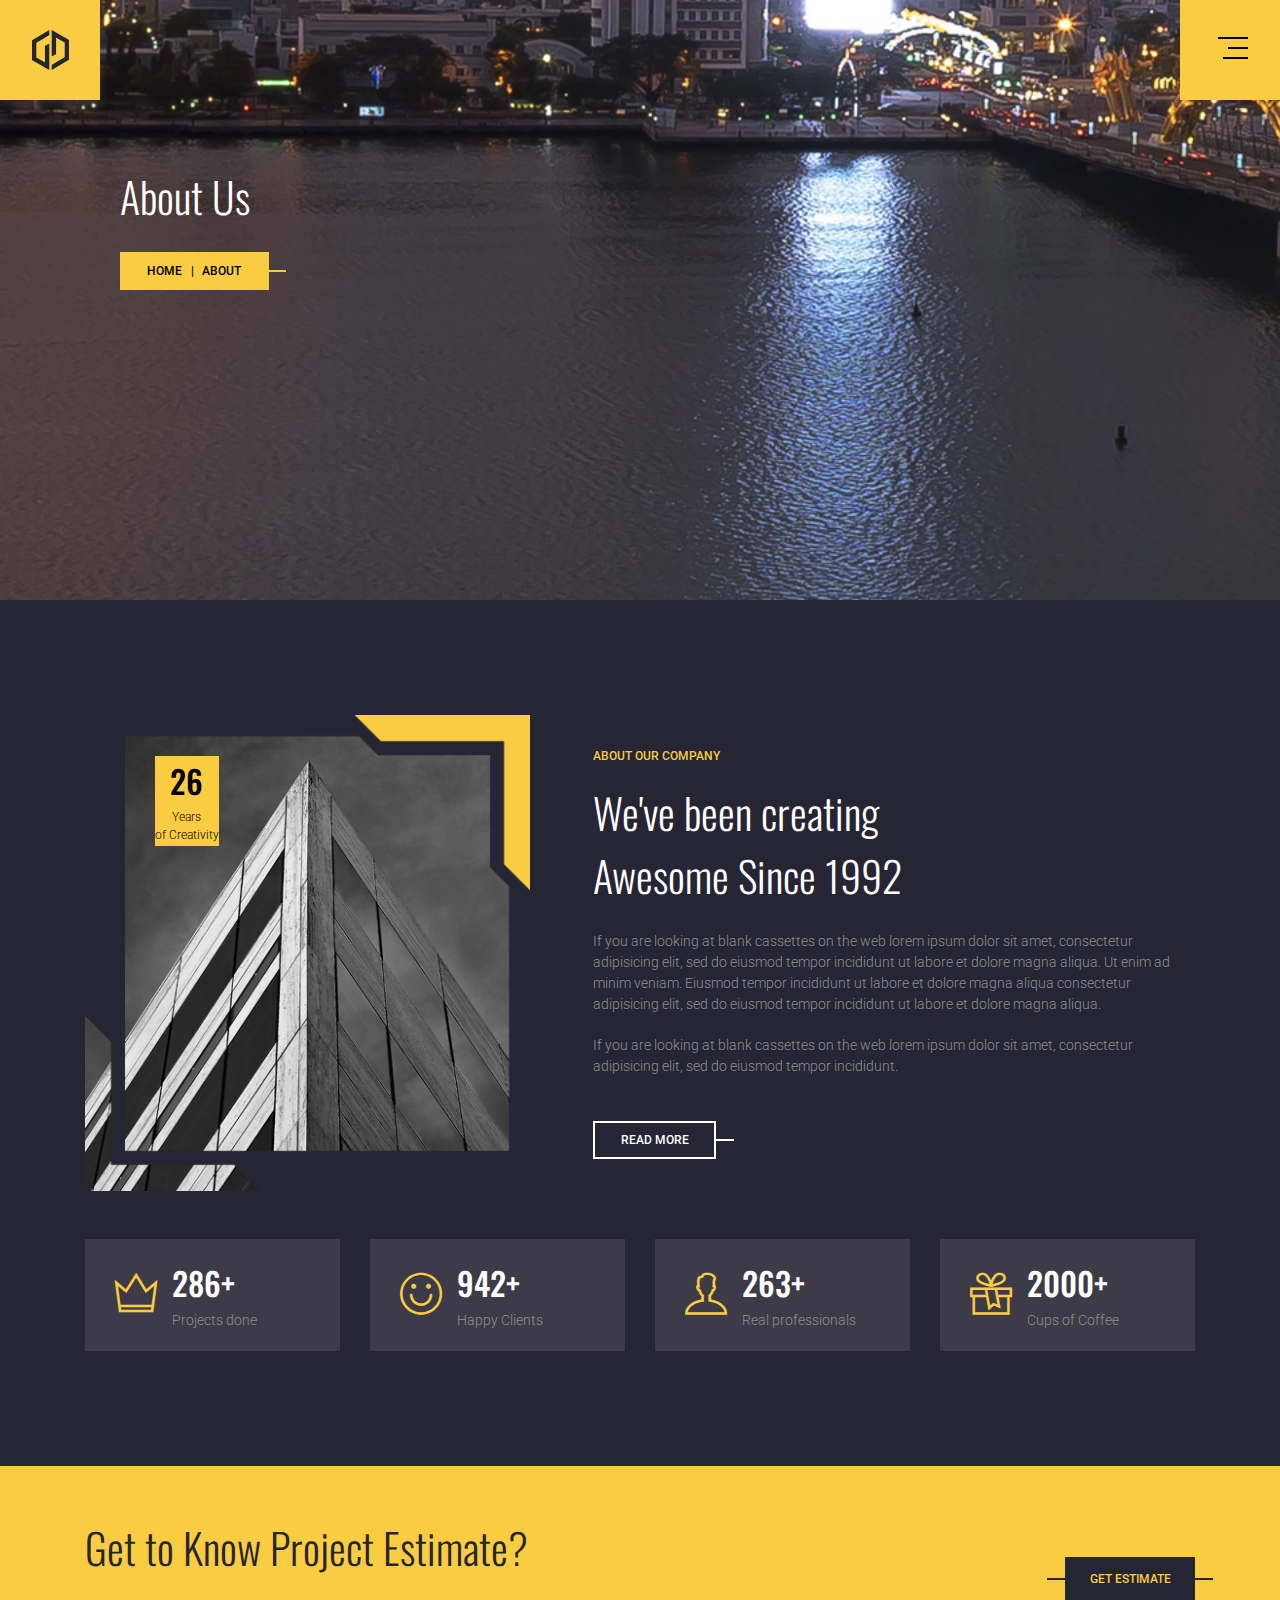
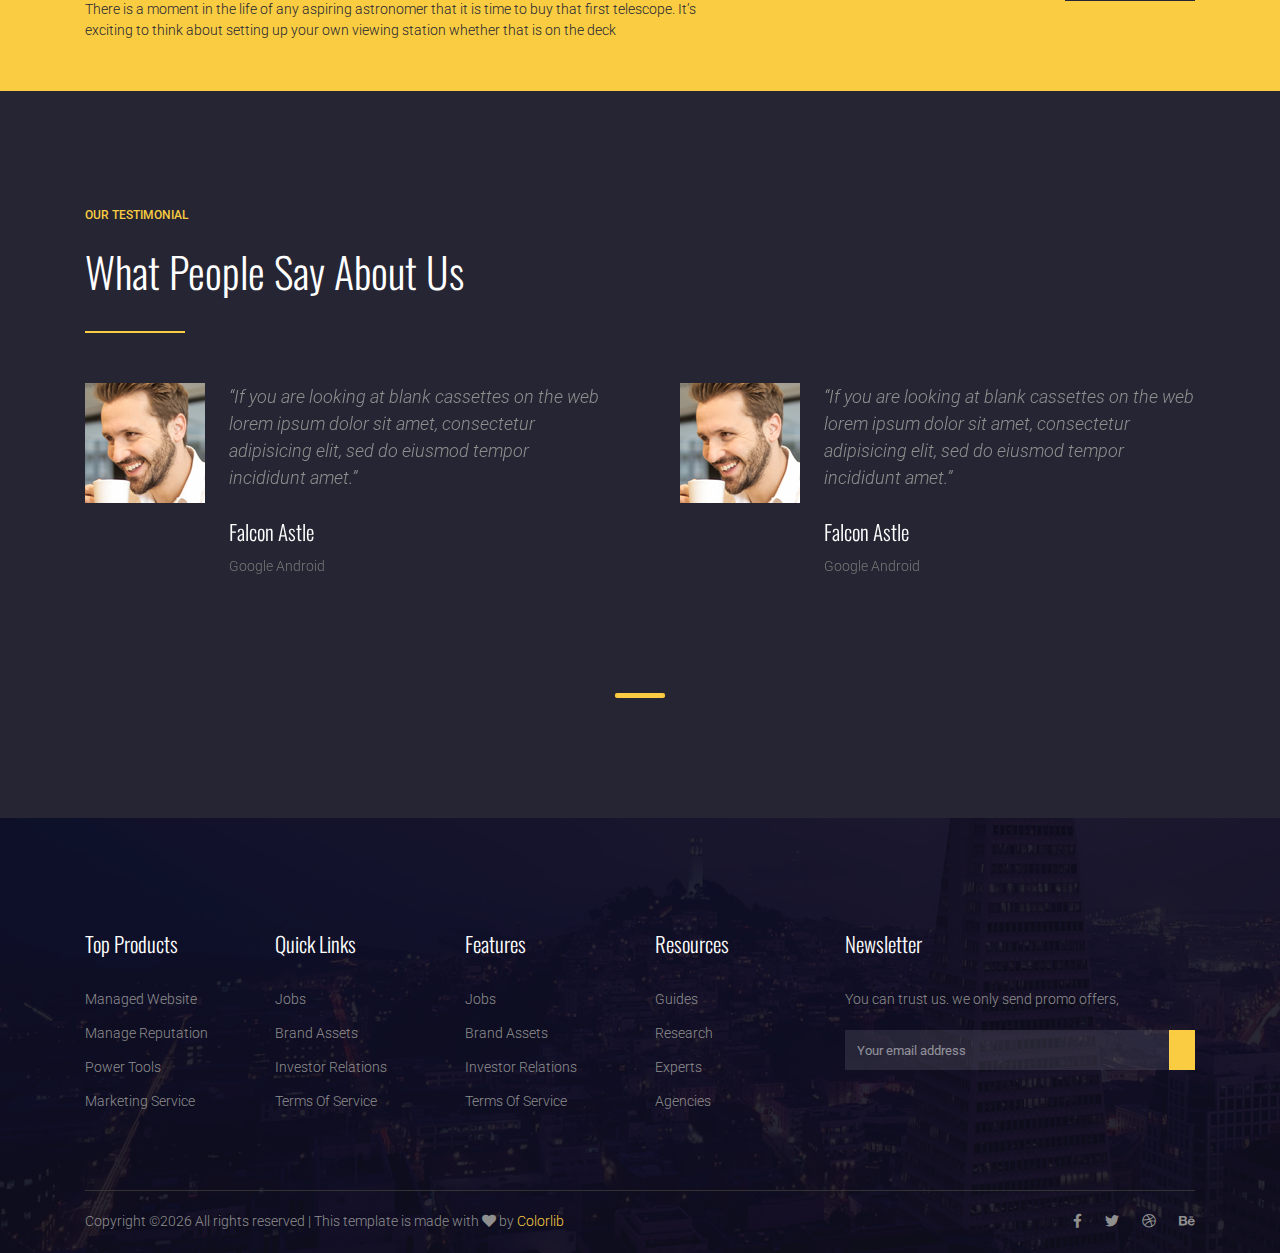
<file: about.html>
<!DOCTYPE html>
<html lang="en">
<head>
  <meta charset="UTF-8">
  <meta name="viewport" content="width=device-width, initial-scale=1.0">
  <meta http-equiv="X-UA-Compatible" content="ie=edge">
	<title>About</title>
	<link href="https://fonts.googleapis.com/css?family=Oswald:300,400,500" rel="stylesheet">
	<link href="https://fonts.googleapis.com/css?family=Roboto:300i,400,500" rel="stylesheet">

	<link rel="stylesheet" href="vendor/themify-icons/themify-icons.css">
	<link rel="stylesheet" href="https://cdn.linearicons.com/free/1.0.0/icon-font.min.css">
	<link rel="stylesheet" href="https://use.fontawesome.com/releases/v5.6.3/css/all.css">
	<link rel="stylesheet" href="vendor/owl-carousel/owl.theme.default.min.css">
	<link rel="stylesheet" href="vendor/owl-carousel/owl.carousel.min.css">
	<link rel="stylesheet" href="vendor/bootstrap/bootstrap.min.css">
  <link rel="stylesheet" href="css/style.css">
</head>
<body>

	<!-- ================Offcanvus Menu Area =================-->
	<div class="side_menu">
			<ul class="list menu_right">
				<li>
					<a href="index.html">Home</a>
				</li>
				<li>
					<a href="about.html">About</a>
				</li>
				<li>
					<a href="projects.html">Projects</a>
				</li>
				<li>
					<a href="service.html">Service</a>
				</li>
				<li>
					<a href="#">Pages</a>
					<ul class="list">
						<li>
							<a href="elements.html">Elements</a>
						</li>
					</ul>
				</li>
				<li>
					<a href="#">Blog</a>
					<ul class="list">
						<li>
							<a href="blog.html">Blog</a>
						</li>
						<li>
							<a href="single-blog.html">Blog Details</a>
						</li>
					</ul>
				</li>
				<li>
					<a href="contact.html">Contact</a>
				</li>
			</ul>
	</div>
	<!--================End Offcanvus Menu Area =================-->

	<!--================Canvus Menu Area =================-->
	<div class="canvus_menu">
		<div class="container">
			<div class="float-right">
				<div class="toggle_icon" title="Menu Bar">
					<span></span>
				</div>
			</div>
		</div>
	</div>
	<!--================End Canvus Menu Area =================-->
  <header class="hero-banner project-bg">
    <a class="navbar-brand" href="index.html">
      <img src="img/logo.png" alt="">
    </a>
    <div class="container">
      <h2 class="section-intro__subtitle">About Us</h2>
      <div class="btn-group breadcrumb">
        <a href="#/" class="btn">Home</a>
        <span class="btn btn--rightBorder">About</span>
      </div>
    </div>
  </header>

  	<section class="about section-margin mb-5">
		<div class="container">
			<div class="row align-items-center">
				<div class="col-md-5">
					<div class="about__img text-center text-md-left mb-5 mb-md-0">
						<img class="img-fluid" src="img/about.png" alt="">
						<a href="#/" class="about__img__date text-center">
							<h3>26</h3>
							<p>Years <br> of Creativity</p>
						</a>
					</div>
				</div>
				<div class="col-md-7 pl-xl-5">
					<div class="section-intro">
						<h4 class="section-intro__title">About our Company</h4>
						<h2 class="section-intro__subtitle">We've been creating <br> Awesome Since 1992</h2>
					</div>
					<p>If you are looking at blank cassettes on the web lorem ipsum dolor sit amet, consectetur adipisicing elit, sed do eiusmod tempor incididunt ut labore et dolore magna aliqua. Ut enim ad minim veniam. Eiusmod tempor incididunt ut labore et dolore magna aliqua consectetur adipisicing elit, sed do eiusmod tempor incididunt ut labore et dolore magna aliqua.</p>
					<p>If you are looking at blank cassettes on the web lorem ipsum dolor sit amet, consectetur adipisicing elit, sed do eiusmod tempor incididunt.</p>
					<a class="btn btn--rightBorder mt-4" href="#/">Read More</a>
				</div>
			</div>
		</div>
	</section>
	


	<section class="overview section-margin mt-0">
		<div class="container">
			<div class="row">
				<div class="col-sm-6 col-lg-4 col-xl-3 mb-4 mb-xl-0">
					<div class="media align-items-center overview__single">
						<span class="overview__single__icon"><i class="ti-crown"></i></span>
						<div class="media-body">
							<h3>286+</h3>
							<p>Projects done</p>
						</div>
					</div>
				</div>

				<div class="col-sm-6 col-lg-4 col-xl-3 mb-4 mb-xl-0">
					<div class="media align-items-center overview__single">
						<span class="overview__single__icon"><i class="ti-face-smile"></i></span>
						<div class="media-body">
							<h3>942+</h3>
							<p>Happy Clients</p>
						</div>
					</div>
				</div>

				<div class="col-sm-6 col-lg-4 col-xl-3 mb-4 mb-xl-0">
					<div class="media align-items-center overview__single">
						<span class="overview__single__icon"><i class="ti-user"></i></span>
						<div class="media-body">
							<h3>263+</h3>
							<p>Real professionals</p>
						</div>
					</div>
				</div>

				<div class="col-sm-6 col-lg-4 col-xl-3 mb-4 mb-xl-0">
					<div class="media align-items-center overview__single">
						<span class="overview__single__icon"><i class="ti-gift"></i></span>
						<div class="media-body">
							<h3>2000+</h3>
							<p>Cups of Coffee</p>
						</div>
					</div>
				</div>
			</div>
		</div>
	</section>
	

	<section class="tips tips-bg">
		<div class="container">
			<div class="row align-items-center">
				<div class="col-lg-7 mb-4 mb-lg-0">
					<h2 class="section-intro__subtitle">Get to Know Project Estimate?</h2>
					<p>There is a moment in the life of any aspiring astronomer that it is time to buy that first telescope. It’s exciting to think about setting up your own viewing station whether that is on the deck</p>
				</div>
				<div class="col-lg-5 text-center text-lg-right">
					<a class="btn btn-dark btn--leftBorder btn--rightBorder" href="#/">Get Estimate</a>
				</div>
			</div>
		</div>
	</section>

	<section class="testimonial section-margin">
		<div class="container">
			<div class="section-intro">
				<h4 class="section-intro__title">OUR Testimonial</h4>
				<h2 class="section-intro__subtitle bottom-border">What People Say About Us</h2>
			</div>

			<div class="owl-carousel owl-theme testimonialCarousel">
				<div class="item">
					<div class="media testimonial__slide">
						<img class="img-fluid mr-4" src="img/testimonial.png" width="120" height="125" alt="">
						<div class="media-body">
							<blockquote>
								“If you are looking at blank cassettes on the web lorem ipsum dolor sit amet, consectetur adipisicing elit, sed do eiusmod tempor incididunt amet.”
							</blockquote>
							<h3>Falcon Astle</h3>
							<p>Google Android</p>
						</div>
					</div>
				</div>
				<div class="item">
					<div class="media testimonial__slide">
						<img class="img-fluid mr-4" src="img/testimonial.png" width="120" height="125" alt="">
						<div class="media-body">
							<blockquote>
								“If you are looking at blank cassettes on the web lorem ipsum dolor sit amet, consectetur adipisicing elit, sed do eiusmod tempor incididunt amet.”
							</blockquote>
							<h3>Falcon Astle</h3>
							<p>Google Android</p>
						</div>
					</div>
        </div>
        <div class="item">
					<div class="media testimonial__slide">
						<img class="img-fluid mr-4" src="img/testimonial.png" width="120" height="125" alt="">
						<div class="media-body">
							<blockquote>
								“If you are looking at blank cassettes on the web lorem ipsum dolor sit amet, consectetur adipisicing elit, sed do eiusmod tempor incididunt amet.”
							</blockquote>
							<h3>Falcon Astle</h3>
							<p>Google Android</p>
						</div>
					</div>
        </div>
        <div class="item">
					<div class="media testimonial__slide">
						<img class="img-fluid mr-4" src="img/testimonial.png" width="120" height="125" alt="">
						<div class="media-body">
							<blockquote>
								“If you are looking at blank cassettes on the web lorem ipsum dolor sit amet, consectetur adipisicing elit, sed do eiusmod tempor incididunt amet.”
							</blockquote>
							<h3>Falcon Astle</h3>
							<p>Google Android</p>
						</div>
					</div>
        </div>
        <div class="item">
					<div class="media testimonial__slide">
						<img class="img-fluid mr-4" src="img/testimonial.png" width="120" height="125" alt="">
						<div class="media-body">
							<blockquote>
								“If you are looking at blank cassettes on the web lorem ipsum dolor sit amet, consectetur adipisicing elit, sed do eiusmod tempor incididunt amet.”
							</blockquote>
							<h3>Falcon Astle</h3>
							<p>Google Android</p>
						</div>
					</div>
				</div>
			</div>
		</div>
	</section>


  

	<footer class="footer footer-bg">
		<div class="container">
			<div class="row">
				<div class="col-sm-4 col-lg-2 mb-4 mb-lg-0 text-center text-sm-left">
					<h3 class="footer__title">Top Products</h3>
					<ul class="footer__link">
						<li><a href="#/">managed Website</a></li>
						<li><a href="#/">Manage Reputation</a></li>
						<li><a href="#/">power Tools</a></li>
						<li><a href="#/">Marketing Service</a></li>
					</ul>
				</div>
				<div class="col-sm-4 col-lg-2 mb-4 mb-lg-0 text-center text-sm-left">
					<h3 class="footer__title">Quick Links</h3>
					<ul class="footer__link">
						<li><a href="#/">Jobs</a></li>
						<li><a href="#/">Brand Assets</a></li>
						<li><a href="#/">Investor Relations</a></li>
						<li><a href="#/">Terms of Service</a></li>
					</ul>
				</div>
				<div class="col-sm-4 col-lg-2 mb-4 mb-lg-0 text-center text-sm-left">
					<h3 class="footer__title">Features</h3>
					<ul class="footer__link">
						<li><a href="#/">Jobs</a></li>
						<li><a href="#/">Brand Assets</a></li>
						<li><a href="#/">Investor Relations</a></li>
						<li><a href="#/">Terms of Service</a></li>
					</ul>
				</div>
				<div class="col-sm-4 col-lg-2 mb-4 mb-lg-0 text-center text-sm-left">
					<h3 class="footer__title">Resources</h3>
					<ul class="footer__link">
						<li><a href="#/">Guides</a></li>
						<li><a href="#/">Research</a></li>
						<li><a href="#/">Experts</a></li>
						<li><a href="#/">Agencies</a></li>
					</ul>
				</div>
				<div class="col-sm-8 col-lg-4 mb-4 mb-lg-0 text-center text-sm-left">
					<h3 class="footer__title">Newsletter</h3>
					<p>You can trust us. we only send promo offers,</p>
					<form action="" class="form-subscribe">
						<div class="input-group">
							<input type="email" class="form-control" placeholder="Your email address" required>
							<div class="input-group-append">
								<button class="btn-append" type="submit"><i class="lnr lnr-arrow-right"></i></button>
							</div>
						</div>
					</form>
				</div>
			</div>
			<div class="d-sm-flex justify-content-between footer__bottom top-border">
				<p><!-- Link back to Colorlib can't be removed. Template is licensed under CC BY 3.0. -->
Copyright &copy;<script>document.write(new Date().getFullYear());</script> All rights reserved | This template is made with <i class="fa fa-heart" aria-hidden="true"></i> by <a href="https://colorlib.com" target="_blank">Colorlib</a>
<!-- Link back to Colorlib can't be removed. Template is licensed under CC BY 3.0. --></p>
				<ul class="social-icons mt-2 mt-sm-0">
					<li><a href="#/"><i class="fab fa-facebook-f"></i></a></li>
					<li><a href="#/"><i class="fab fa-twitter"></i></a></li>
					<li><a href="#/"><i class="fab fa-dribbble"></i></a></li>
					<li><a href="#/"><i class="fab fa-behance"></i></a></li>					
				</ul>
			</div>
		</div>
	</footer>



	<script src="vendor/jquery/jquery-3.2.1.min.js"></script>	
	<script src="vendor/bootstrap/bootstrap.bundle.min.js"></script>
  	<script src="vendor/owl-carousel/owl.carousel.min.js"></script>
  
  <script>
    var testimonialCarousel = $('.testimonialCarousel');
      testimonialCarousel.owlCarousel({
      loop:true,
      margin:80,
      startPosition: 2,
      nav: false,
      responsiveClass:true,
      responsive:{
        0:{
            items:1
        },
        1000:{
            items:2,
            loop:true
        }
      }
	});
	
	var dropToggle = $('.menu_right > li').has('ul').children('a');
	dropToggle.on('click', function() {
		dropToggle.not(this).closest('li').find('ul').slideUp(200);
		$(this).closest('li').children('ul').slideToggle(200);
		return false;
	});

	$( ".toggle_icon" ).on('click', function() {
		$( 'body' ).toggleClass( "open" );
	});
  </script>
</body>
</html>
</file>
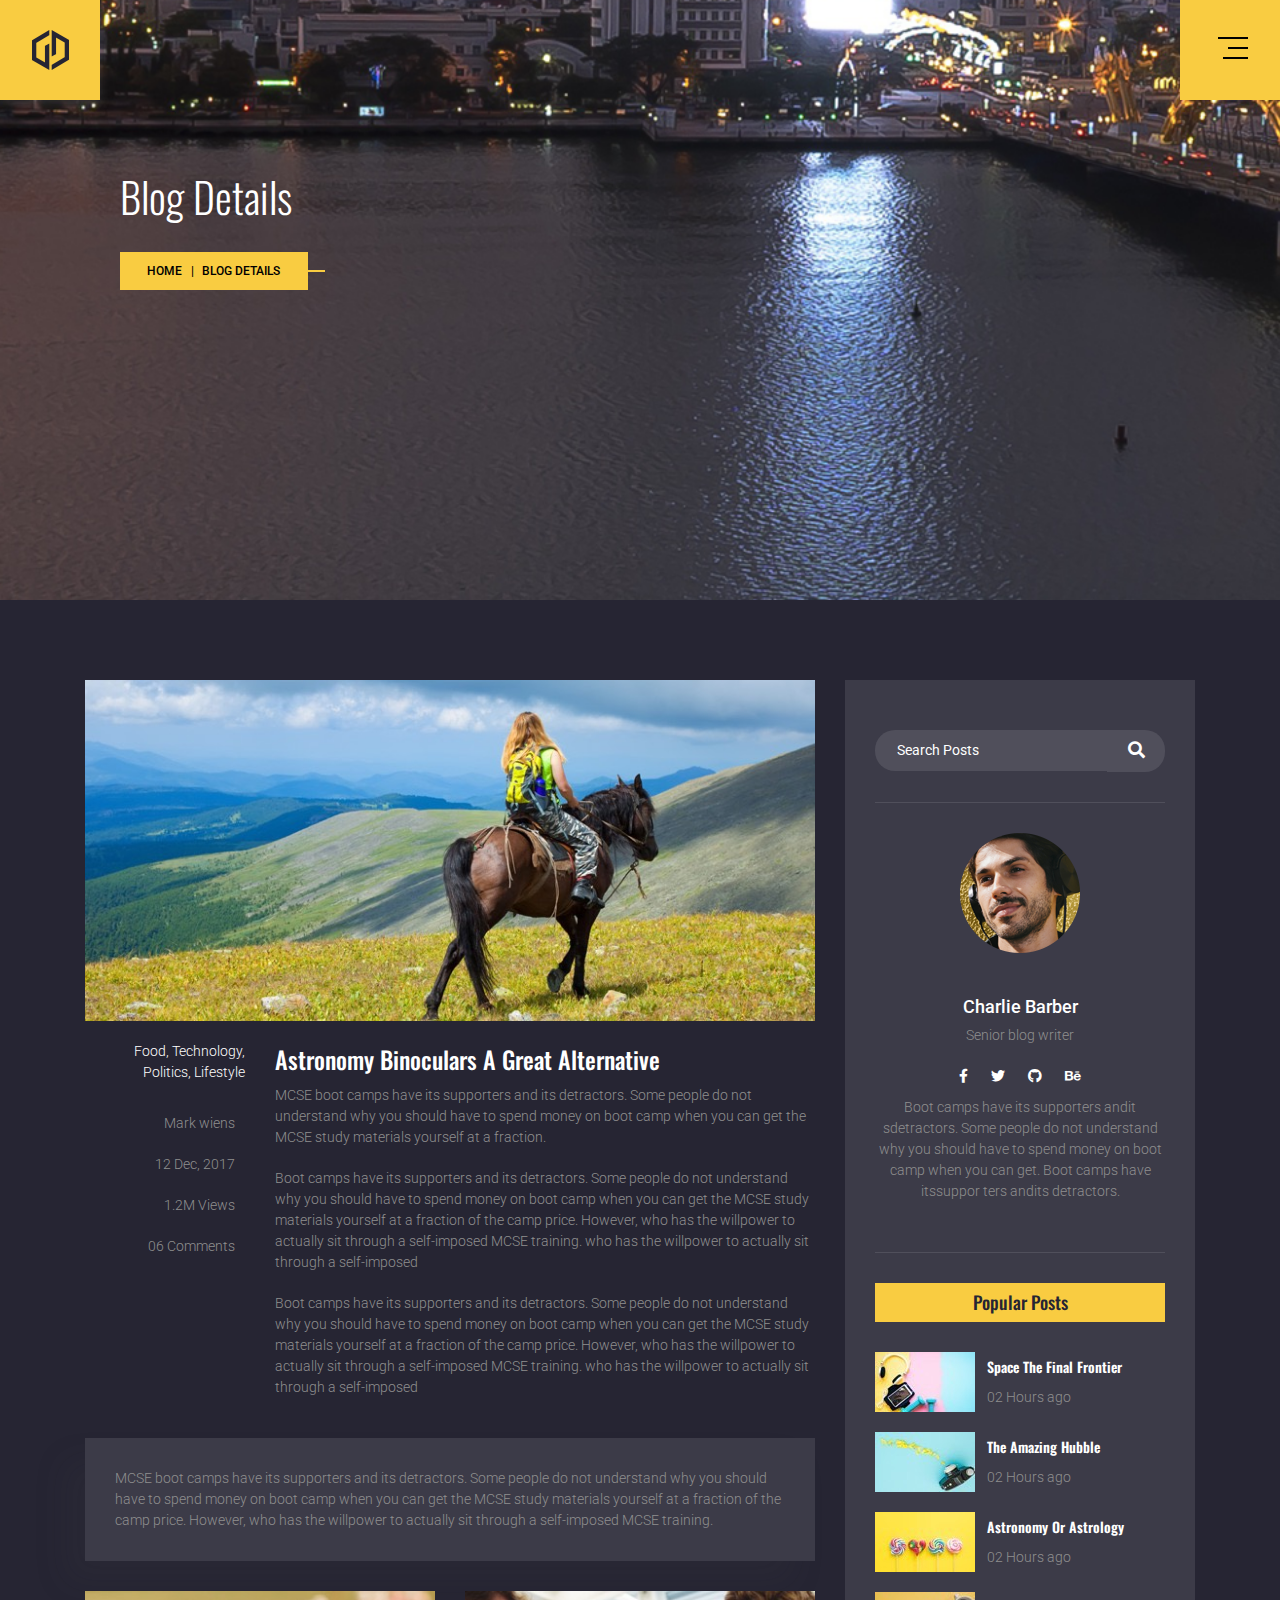
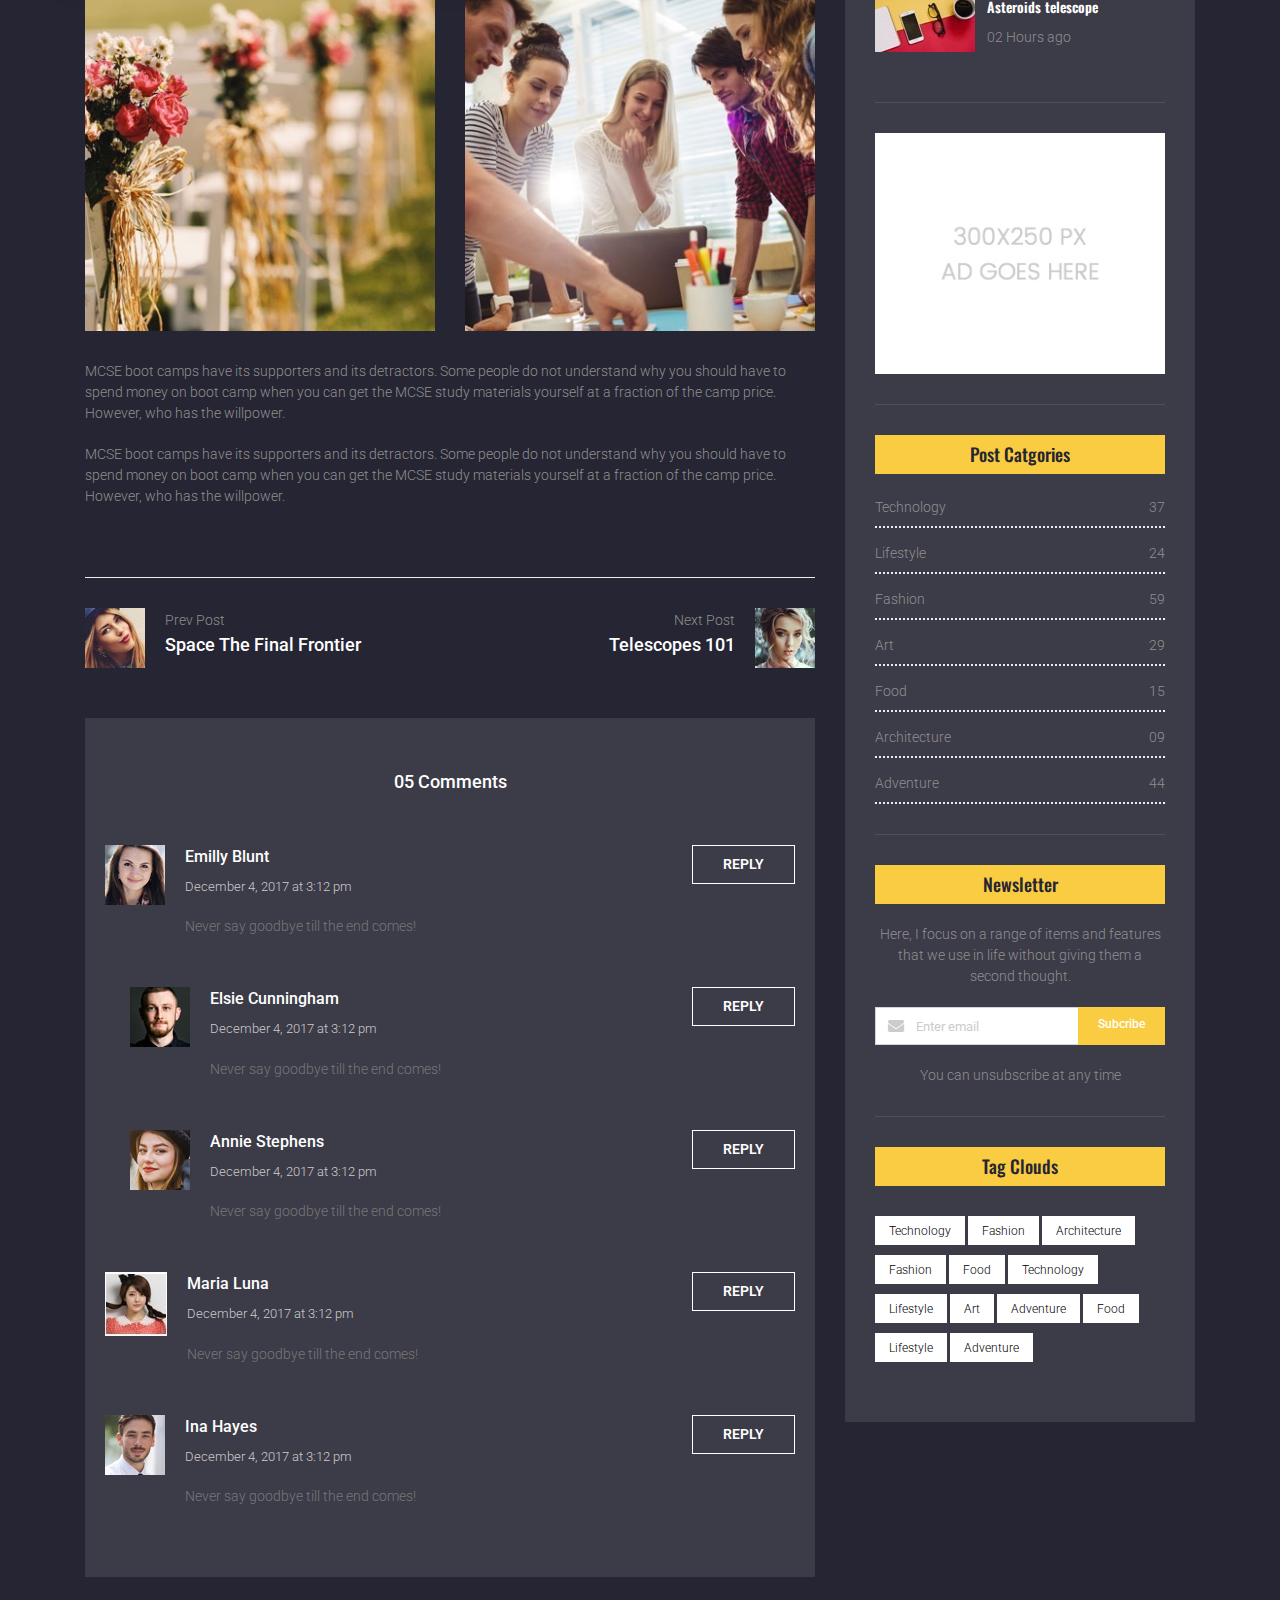
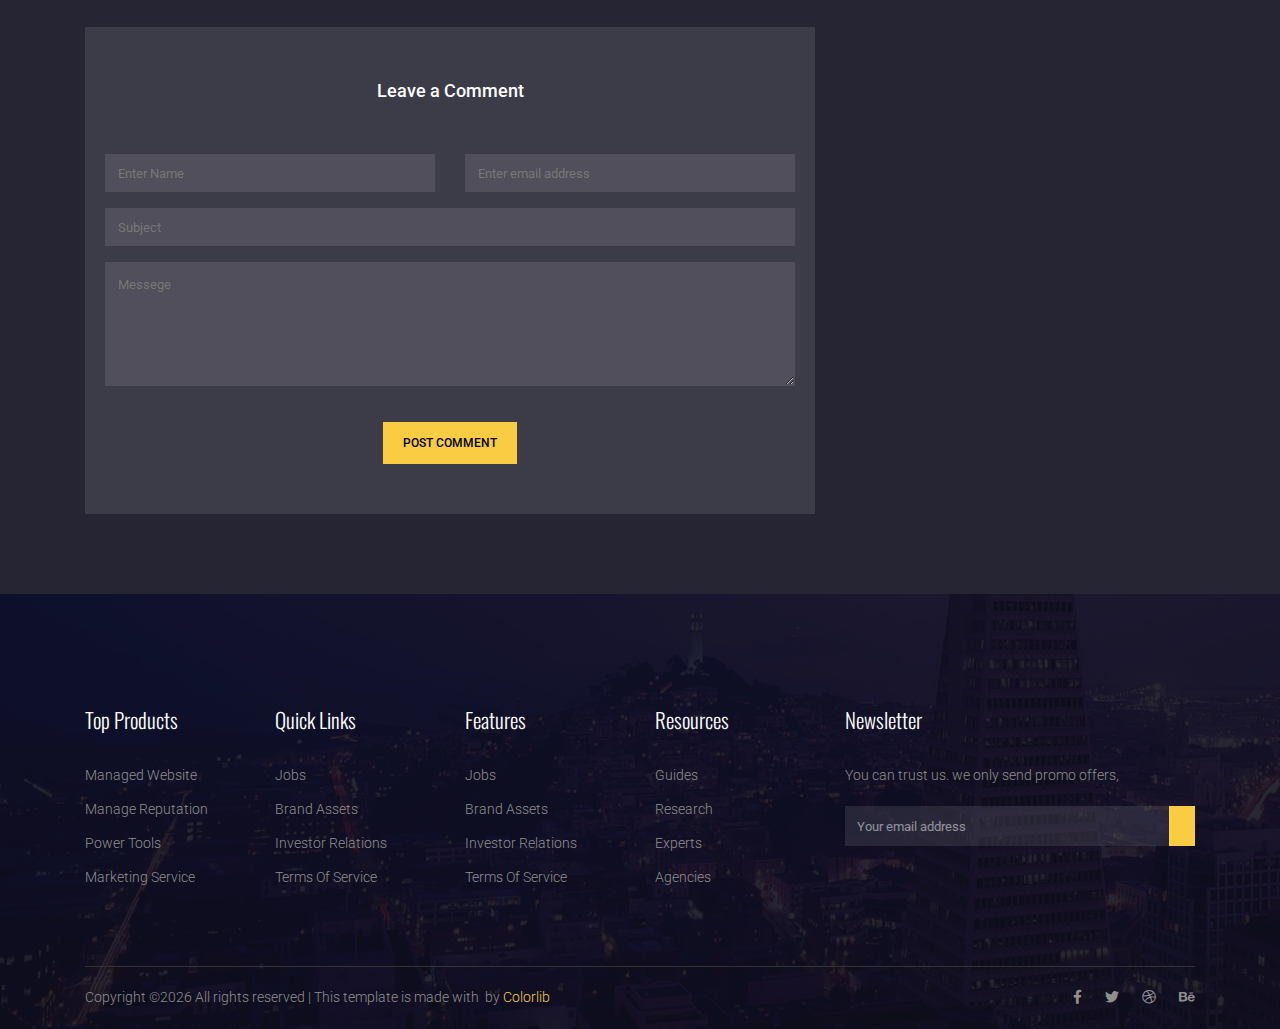
<file: blog-single.html>
<!DOCTYPE html>
<html lang="en">
<head>
  <meta charset="UTF-8">
  <meta name="viewport" content="width=device-width, initial-scale=1.0">
  <meta http-equiv="X-UA-Compatible" content="ie=edge">
	<title>Blog Details</title>
	<link href="https://fonts.googleapis.com/css?family=Oswald:300,400,500" rel="stylesheet">
	<link href="https://fonts.googleapis.com/css?family=Roboto:300i,400,500" rel="stylesheet">

	<link rel="stylesheet" href="vendor/themify-icons/themify-icons.css">
	<link rel="stylesheet" href="https://cdn.linearicons.com/free/1.0.0/icon-font.min.css">
	<link rel="stylesheet" href="https://use.fontawesome.com/releases/v5.6.3/css/all.css">
	<link rel="stylesheet" href="vendor/owl-carousel/owl.theme.default.min.css">
	<link rel="stylesheet" href="vendor/owl-carousel/owl.carousel.min.css">
	<link rel="stylesheet" href="vendor/bootstrap/bootstrap.min.css">
  <link rel="stylesheet" href="css/style.css">
</head>
<body>

	<!-- ================Offcanvus Menu Area =================-->
	<div class="side_menu">
			<ul class="list menu_right">
				<li>
					<a href="index.html">Home</a>
				</li>
				<li>
					<a href="about.html">About</a>
				</li>
				<li>
					<a href="projects.html">Projects</a>
				</li>
				<li>
					<a href="service.html">Service</a>
				</li>
				<li>
					<a href="#">Pages</a>
					<ul class="list">
						<li>
							<a href="elements.html">Elements</a>
						</li>
					</ul>
				</li>
				<li>
					<a href="#">Blog</a>
					<ul class="list">
						<li>
							<a href="blog.html">Blog</a>
						</li>
						<li>
							<a href="single-blog.html">Blog Details</a>
						</li>
					</ul>
				</li>
				<li>
					<a href="contact.html">Contact</a>
				</li>
			</ul>
	</div>
	<!--================End Offcanvus Menu Area =================-->

	<!--================Canvus Menu Area =================-->
	<div class="canvus_menu">
		<div class="container">
			<div class="float-right">
				<div class="toggle_icon" title="Menu Bar">
					<span></span>
				</div>
			</div>
		</div>
	</div>
	<!--================End Canvus Menu Area =================-->
  <header class="hero-banner project-bg">
    <a class="navbar-brand" href="index.html">
      <img src="img/logo.png" alt="">
    </a>
    <div class="container">
      <h2 class="section-intro__subtitle">Blog Details</h2>
      <div class="btn-group breadcrumb">
        <a href="index.html" class="btn">Home</a>
        <span class="btn btn--rightBorder">Blog Details</span>
      </div>
    </div>
  </header>

	<!-- Start post-content Area -->
	<section class="post-content-area single-post-area">
		<div class="container">
			<div class="row">
				<div class="col-lg-8 posts-list">
					<div class="single-post row">
						<div class="col-lg-12">
							<div class="feature-img">
								<img class="img-fluid" src="img/blog/feature-img1.jpg" alt="">
							</div>
						</div>
						<div class="col-lg-3  col-md-3 meta-details">
							<ul class="tags">
								<li><a href="#">Food,</a></li>
								<li><a href="#">Technology,</a></li>
								<li><a href="#">Politics,</a></li>
								<li><a href="#">Lifestyle</a></li>
							</ul>
							<div class="user-details row">
								<p class="user-name col-lg-12 col-md-12 col-6"><a href="#">Mark wiens</a> <span class="lnr lnr-user"></span></p>
								<p class="date col-lg-12 col-md-12 col-6"><a href="#">12 Dec, 2017</a> <span class="lnr lnr-calendar-full"></span></p>
								<p class="view col-lg-12 col-md-12 col-6"><a href="#">1.2M Views</a> <span class="lnr lnr-eye"></span></p>
								<p class="comments col-lg-12 col-md-12 col-6"><a href="#">06 Comments</a> <span class="lnr lnr-bubble"></span></p>
								<ul class="social-links col-lg-12 col-md-12 col-6">
									<li><a href="#"><i class="fa fa-facebook"></i></a></li>
									<li><a href="#"><i class="fa fa-twitter"></i></a></li>
									<li><a href="#"><i class="fa fa-github"></i></a></li>
									<li><a href="#"><i class="fa fa-behance"></i></a></li>
								</ul>
							</div>
						</div>
						<div class="col-lg-9 col-md-9">
							<h3 class="mt-20 mb-20 text-white">Astronomy Binoculars A Great Alternative</h3>
							<p class="excert">
								MCSE boot camps have its supporters and its detractors. Some people do not understand why you should have to spend money
								on boot camp when you can get the MCSE study materials yourself at a fraction.
							</p>
							<p>
								Boot camps have its supporters and its detractors. Some people do not understand why you should have to spend money on boot
								camp when you can get the MCSE study materials yourself at a fraction of the camp price. However, who has the willpower
								to actually sit through a self-imposed MCSE training. who has the willpower to actually sit through a self-imposed
							</p>
							<p>
								Boot camps have its supporters and its detractors. Some people do not understand why you should have to spend money on boot
								camp when you can get the MCSE study materials yourself at a fraction of the camp price. However, who has the willpower
								to actually sit through a self-imposed MCSE training. who has the willpower to actually sit through a self-imposed
							</p>
						</div>
						<div class="col-lg-12">
							<div class="quotes">
								MCSE boot camps have its supporters and its detractors. Some people do not understand why you should have to spend money
								on boot camp when you can get the MCSE study materials yourself at a fraction of the camp price. However, who has
								the willpower to actually sit through a self-imposed MCSE training.
							</div>
							<div class="row mt-30 mb-30">
								<div class="col-6">
									<img class="img-fluid" src="img/blog/post-img1.jpg" alt="">
								</div>
								<div class="col-6">
									<img class="img-fluid" src="img/blog/post-img2.jpg" alt="">
								</div>
								<div class="col-lg-12 mt-30">
									<p>
										MCSE boot camps have its supporters and its detractors. Some people do not understand why you should have to spend money
										on boot camp when you can get the MCSE study materials yourself at a fraction of the camp price. However, who has
										the willpower.
									</p>
									<p>
										MCSE boot camps have its supporters and its detractors. Some people do not understand why you should have to spend money
										on boot camp when you can get the MCSE study materials yourself at a fraction of the camp price. However, who has
										the willpower.
									</p>
								</div>
							</div>
						</div>
					</div>
					<div class="navigation-area">
						<div class="row">
							<div class="col-lg-6 col-md-6 col-12 nav-left flex-row d-flex justify-content-start align-items-center">
								<div class="thumb">
									<a href="#"><img class="img-fluid" src="img/blog/prev.jpg" alt=""></a>
								</div>
								<div class="arrow">
									<a href="#"><span class="lnr text-white lnr-arrow-left"></span></a>
								</div>
								<div class="detials">
									<p class="mb-0">Prev Post</p>
									<a href="#"><h4 class="text-white">Space The Final Frontier</h4></a>
								</div>
							</div>
							<div class="col-lg-6 col-md-6 col-12 nav-right flex-row d-flex justify-content-end align-items-center">
								<div class="detials">
									<p class="mb-0">Next Post</p>
									<a href="#"><h4 class="text-white">Telescopes 101</h4></a>
								</div>
								<div class="arrow">
									<a href="#"><span class="lnr text-white lnr-arrow-right"></span></a>
								</div>
								<div class="thumb">
									<a href="#"><img class="img-fluid" src="img/blog/next.jpg" alt=""></a>
								</div>
							</div>
						</div>
					</div>
					<div class="comments-area">
						<h4 class="text-white">05 Comments</h4>
						<div class="comment-list">
							<div class="single-comment justify-content-between d-flex">
								<div class="user justify-content-between d-flex">
									<div class="thumb">
										<img src="img/blog/c1.jpg" alt="">
									</div>
									<div class="desc">
										<h5><a href="#">Emilly Blunt</a></h5>
										<p class="date">December 4, 2017 at 3:12 pm </p>
										<p class="comment">
											Never say goodbye till the end comes!
										</p>
									</div>
								</div>
								<div class="reply-btn">
									<a href="" class="btn-reply text-uppercase">reply</a>
								</div>
							</div>
						</div>
						<div class="comment-list left-padding">
							<div class="single-comment justify-content-between d-flex">
								<div class="user justify-content-between d-flex">
									<div class="thumb">
										<img src="img/blog/c2.jpg" alt="">
									</div>
									<div class="desc">
										<h5><a href="#">Elsie Cunningham</a></h5>
										<p class="date">December 4, 2017 at 3:12 pm </p>
										<p class="comment">
											Never say goodbye till the end comes!
										</p>
									</div>
								</div>
								<div class="reply-btn">
									<a href="" class="btn-reply text-uppercase">reply</a>
								</div>
							</div>
						</div>
						<div class="comment-list left-padding">
							<div class="single-comment justify-content-between d-flex">
								<div class="user justify-content-between d-flex">
									<div class="thumb">
										<img src="img/blog/c3.jpg" alt="">
									</div>
									<div class="desc">
										<h5><a href="#">Annie Stephens</a></h5>
										<p class="date">December 4, 2017 at 3:12 pm </p>
										<p class="comment">
											Never say goodbye till the end comes!
										</p>
									</div>
								</div>
								<div class="reply-btn">
									<a href="" class="btn-reply text-uppercase">reply</a>
								</div>
							</div>
						</div>
						<div class="comment-list">
							<div class="single-comment justify-content-between d-flex">
								<div class="user justify-content-between d-flex">
									<div class="thumb">
										<img src="img/blog/c4.jpg" alt="">
									</div>
									<div class="desc">
										<h5><a href="#">Maria Luna</a></h5>
										<p class="date">December 4, 2017 at 3:12 pm </p>
										<p class="comment">
											Never say goodbye till the end comes!
										</p>
									</div>
								</div>
								<div class="reply-btn">
									<a href="" class="btn-reply text-uppercase">reply</a>
								</div>
							</div>
						</div>
						<div class="comment-list">
							<div class="single-comment justify-content-between d-flex">
								<div class="user justify-content-between d-flex">
									<div class="thumb">
										<img src="img/blog/c5.jpg" alt="">
									</div>
									<div class="desc">
										<h5><a href="#">Ina Hayes</a></h5>
										<p class="date">December 4, 2017 at 3:12 pm </p>
										<p class="comment">
											Never say goodbye till the end comes!
										</p>
									</div>
								</div>
								<div class="reply-btn">
									<a href="" class="btn-reply text-uppercase">reply</a>
								</div>
							</div>
						</div>
					</div>
					<div class="comment-form">
						<h4 class="text-white">Leave a Comment</h4>
						<form>
							<div class="form-group form-inline">
								<div class="form-group col-lg-6 col-md-12 name">
									<input type="text" class="form-control" id="name" placeholder="Enter Name" onfocus="this.placeholder = ''" onblur="this.placeholder = 'Enter Name'">
								</div>
								<div class="form-group col-lg-6 col-md-12 email">
									<input type="email" class="form-control" id="email" placeholder="Enter email address" onfocus="this.placeholder = ''" onblur="this.placeholder = 'Enter email address'">
								</div>
							</div>
							<div class="form-group">
								<input type="text" class="form-control" id="subject" placeholder="Subject" onfocus="this.placeholder = ''" onblur="this.placeholder = 'Subject'">
							</div>
							<div class="form-group">
								<textarea class="form-control mb-10" rows="5" name="message" placeholder="Messege" onfocus="this.placeholder = ''" onblur="this.placeholder = 'Messege'"
								 required=""></textarea>
							</div>
							<a href="#" class="primary-btn">Post Comment</a>
						</form>
					</div>
				</div>
				<div class="col-lg-4 sidebar-widgets">
					<div class="widget-wrap">
						<div class="single-sidebar-widget search-widget">
							<form class="search-form" action="#">
								<input placeholder="Search Posts" name="search" type="text" onfocus="this.placeholder = ''" onblur="this.placeholder = 'Search Posts'">
								<button type="submit"><i class="fa fa-search"></i></button>
							</form>
						</div>
						<div class="single-sidebar-widget user-info-widget">
							<img src="img/blog/user-info.png" alt="">
							<a href="#"><h4>Charlie Barber</h4></a>
							<p>
								Senior blog writer
							</p>
							<ul class="social-links">
								<li><a href="#"><i class="fab fa-facebook-f"></i></a></li>
								<li><a href="#"><i class="fab fa-twitter"></i></a></li>
								<li><a href="#"><i class="fab fa-github"></i></a></li>
								<li><a href="#"><i class="fab fa-behance"></i></a></li>
							</ul>
							<p>
								Boot camps have its supporters andit sdetractors. Some people do not understand why you should have to spend money on boot
								camp when you can get. Boot camps have itssuppor ters andits detractors.
							</p>
						</div>
						<div class="single-sidebar-widget popular-post-widget">
							<h4 class="popular-title">Popular Posts</h4>
							<div class="popular-post-list">
								<div class="single-post-list d-flex flex-row align-items-center">
									<div class="thumb">
										<img class="img-fluid" src="img/blog/pp1.jpg" alt="">
									</div>
									<div class="details">
										<a href="blog-single.html"><h6>Space The Final Frontier</h6></a>
										<p>02 Hours ago</p>
									</div>
								</div>
								<div class="single-post-list d-flex flex-row align-items-center">
									<div class="thumb">
										<img class="img-fluid" src="img/blog/pp2.jpg" alt="">
									</div>
									<div class="details">
										<a href="blog-single.html"><h6>The Amazing Hubble</h6></a>
										<p>02 Hours ago</p>
									</div>
								</div>
								<div class="single-post-list d-flex flex-row align-items-center">
									<div class="thumb">
										<img class="img-fluid" src="img/blog/pp3.jpg" alt="">
									</div>
									<div class="details">
										<a href="blog-single.html"><h6>Astronomy Or Astrology</h6></a>
										<p>02 Hours ago</p>
									</div>
								</div>
								<div class="single-post-list d-flex flex-row align-items-center">
									<div class="thumb">
										<img class="img-fluid" src="img/blog/pp4.jpg" alt="">
									</div>
									<div class="details">
										<a href="blog-single.html"><h6>Asteroids telescope</h6></a>
										<p>02 Hours ago</p>
									</div>
								</div>
							</div>
						</div>
						<div class="single-sidebar-widget ads-widget">
							<a href="#"><img class="img-fluid" src="img/blog/ads-banner.jpg" alt=""></a>
						</div>
						<div class="single-sidebar-widget post-category-widget">
							<h4 class="category-title">Post Catgories</h4>
							<ul class="cat-list">
								<li>
									<a href="#" class="d-flex justify-content-between">
										<p>Technology</p>
										<p>37</p>
									</a>
								</li>
								<li>
									<a href="#" class="d-flex justify-content-between">
										<p>Lifestyle</p>
										<p>24</p>
									</a>
								</li>
								<li>
									<a href="#" class="d-flex justify-content-between">
										<p>Fashion</p>
										<p>59</p>
									</a>
								</li>
								<li>
									<a href="#" class="d-flex justify-content-between">
										<p>Art</p>
										<p>29</p>
									</a>
								</li>
								<li>
									<a href="#" class="d-flex justify-content-between">
										<p>Food</p>
										<p>15</p>
									</a>
								</li>
								<li>
									<a href="#" class="d-flex justify-content-between">
										<p>Architecture</p>
										<p>09</p>
									</a>
								</li>
								<li>
									<a href="#" class="d-flex justify-content-between">
										<p>Adventure</p>
										<p>44</p>
									</a>
								</li>
							</ul>
						</div>
						<div class="single-sidebar-widget newsletter-widget">
							<h4 class="newsletter-title">Newsletter</h4>
							<p>
								Here, I focus on a range of items and features that we use in life without giving them a second thought.
							</p>
							<div class="form-group d-flex flex-row">
								<div class="col-autos">
									<div class="input-group">
										<div class="input-group-prepend">
											<div class="input-group-text"><i class="fa fa-envelope" aria-hidden="true"></i>
											</div>
										</div>
										<input type="text" class="form-control" id="inlineFormInputGroup" placeholder="Enter email" onfocus="this.placeholder = ''"
										 onblur="this.placeholder = 'Enter email'">
									</div>
								</div>
								<a href="#" class="bbtns">Subcribe</a>
							</div>
							<p class="text-bottom">
								You can unsubscribe at any time
							</p>
						</div>
						<div class="single-sidebar-widget tag-cloud-widget">
							<h4 class="tagcloud-title">Tag Clouds</h4>
							<ul>
								<li><a href="#">Technology</a></li>
								<li><a href="#">Fashion</a></li>
								<li><a href="#">Architecture</a></li>
								<li><a href="#">Fashion</a></li>
								<li><a href="#">Food</a></li>
								<li><a href="#">Technology</a></li>
								<li><a href="#">Lifestyle</a></li>
								<li><a href="#">Art</a></li>
								<li><a href="#">Adventure</a></li>
								<li><a href="#">Food</a></li>
								<li><a href="#">Lifestyle</a></li>
								<li><a href="#">Adventure</a></li>
							</ul>
						</div>
					</div>
				</div>
			</div>
		</div>
	</section>
	<!-- End post-content Area -->


	<!-- start footer Area -->
	<footer class="footer footer-bg">
			<div class="container">
				<div class="row">
					<div class="col-sm-4 col-lg-2 mb-4 mb-lg-0 text-center text-sm-left">
						<h3 class="footer__title">Top Products</h3>
						<ul class="footer__link">
							<li><a href="#/">managed Website</a></li>
							<li><a href="#/">Manage Reputation</a></li>
							<li><a href="#/">power Tools</a></li>
							<li><a href="#/">Marketing Service</a></li>
						</ul>
					</div>
					<div class="col-sm-4 col-lg-2 mb-4 mb-lg-0 text-center text-sm-left">
						<h3 class="footer__title">Quick Links</h3>
						<ul class="footer__link">
							<li><a href="#/">Jobs</a></li>
							<li><a href="#/">Brand Assets</a></li>
							<li><a href="#/">Investor Relations</a></li>
							<li><a href="#/">Terms of Service</a></li>
						</ul>
					</div>
					<div class="col-sm-4 col-lg-2 mb-4 mb-lg-0 text-center text-sm-left">
						<h3 class="footer__title">Features</h3>
						<ul class="footer__link">
							<li><a href="#/">Jobs</a></li>
							<li><a href="#/">Brand Assets</a></li>
							<li><a href="#/">Investor Relations</a></li>
							<li><a href="#/">Terms of Service</a></li>
						</ul>
					</div>
					<div class="col-sm-4 col-lg-2 mb-4 mb-lg-0 text-center text-sm-left">
						<h3 class="footer__title">Resources</h3>
						<ul class="footer__link">
							<li><a href="#/">Guides</a></li>
							<li><a href="#/">Research</a></li>
							<li><a href="#/">Experts</a></li>
							<li><a href="#/">Agencies</a></li>
						</ul>
					</div>
					<div class="col-sm-8 col-lg-4 mb-4 mb-lg-0 text-center text-sm-left">
						<h3 class="footer__title">Newsletter</h3>
						<p>You can trust us. we only send promo offers,</p>
						<form action="" class="form-subscribe">
							<div class="input-group">
								<input type="email" class="form-control" placeholder="Your email address" required>
								<div class="input-group-append">
									<button class="btn-append" type="submit"><i class="lnr lnr-arrow-right"></i></button>
								</div>
							</div>
						</form>
					</div>
				</div>
				<div class="d-sm-flex justify-content-between footer__bottom top-border">
					<p><!-- Link back to Colorlib can't be removed. Template is licensed under CC BY 3.0. -->
Copyright &copy;<script>document.write(new Date().getFullYear());</script> All rights reserved | This template is made with <i class="fa fa-heart-o" aria-hidden="true"></i> by <a href="https://colorlib.com" target="_blank">Colorlib</a>
<!-- Link back to Colorlib can't be removed. Template is licensed under CC BY 3.0. --></p>
					<ul class="social-icons mt-2 mt-sm-0">
						<li><a href="#/"><i class="fab fa-facebook-f"></i></a></li>
						<li><a href="#/"><i class="fab fa-twitter"></i></a></li>
						<li><a href="#/"><i class="fab fa-dribbble"></i></a></li>
						<li><a href="#/"><i class="fab fa-behance"></i></a></li>					
					</ul>
				</div>
			</div>
		</footer>
	<!-- End footer Area -->


	<script src="vendor/jquery/jquery-3.2.1.min.js"></script>	
	<script src="vendor/bootstrap/bootstrap.bundle.min.js"></script>
	<script src="vendor/owl-carousel/owl.carousel.min.js"></script>

	<script>

		var heroCarousel = $('.heroCarousel');
		heroCarousel.owlCarousel({
		loop:true,
		margin:10,
		nav: false,
		startPosition: 1,
		responsiveClass:true,
		responsive:{
			0:{
				items:1
			}
		}
		});

		var dropToggle = $('.menu_right > li').has('ul').children('a');
		dropToggle.on('click', function() {
			dropToggle.not(this).closest('li').find('ul').slideUp(200);
			$(this).closest('li').children('ul').slideToggle(200);
			return false;
		});

		$( ".toggle_icon" ).on('click', function() {
			$( 'body' ).toggleClass( "open" );
		});

	</script>
</body>

</html>
</file>
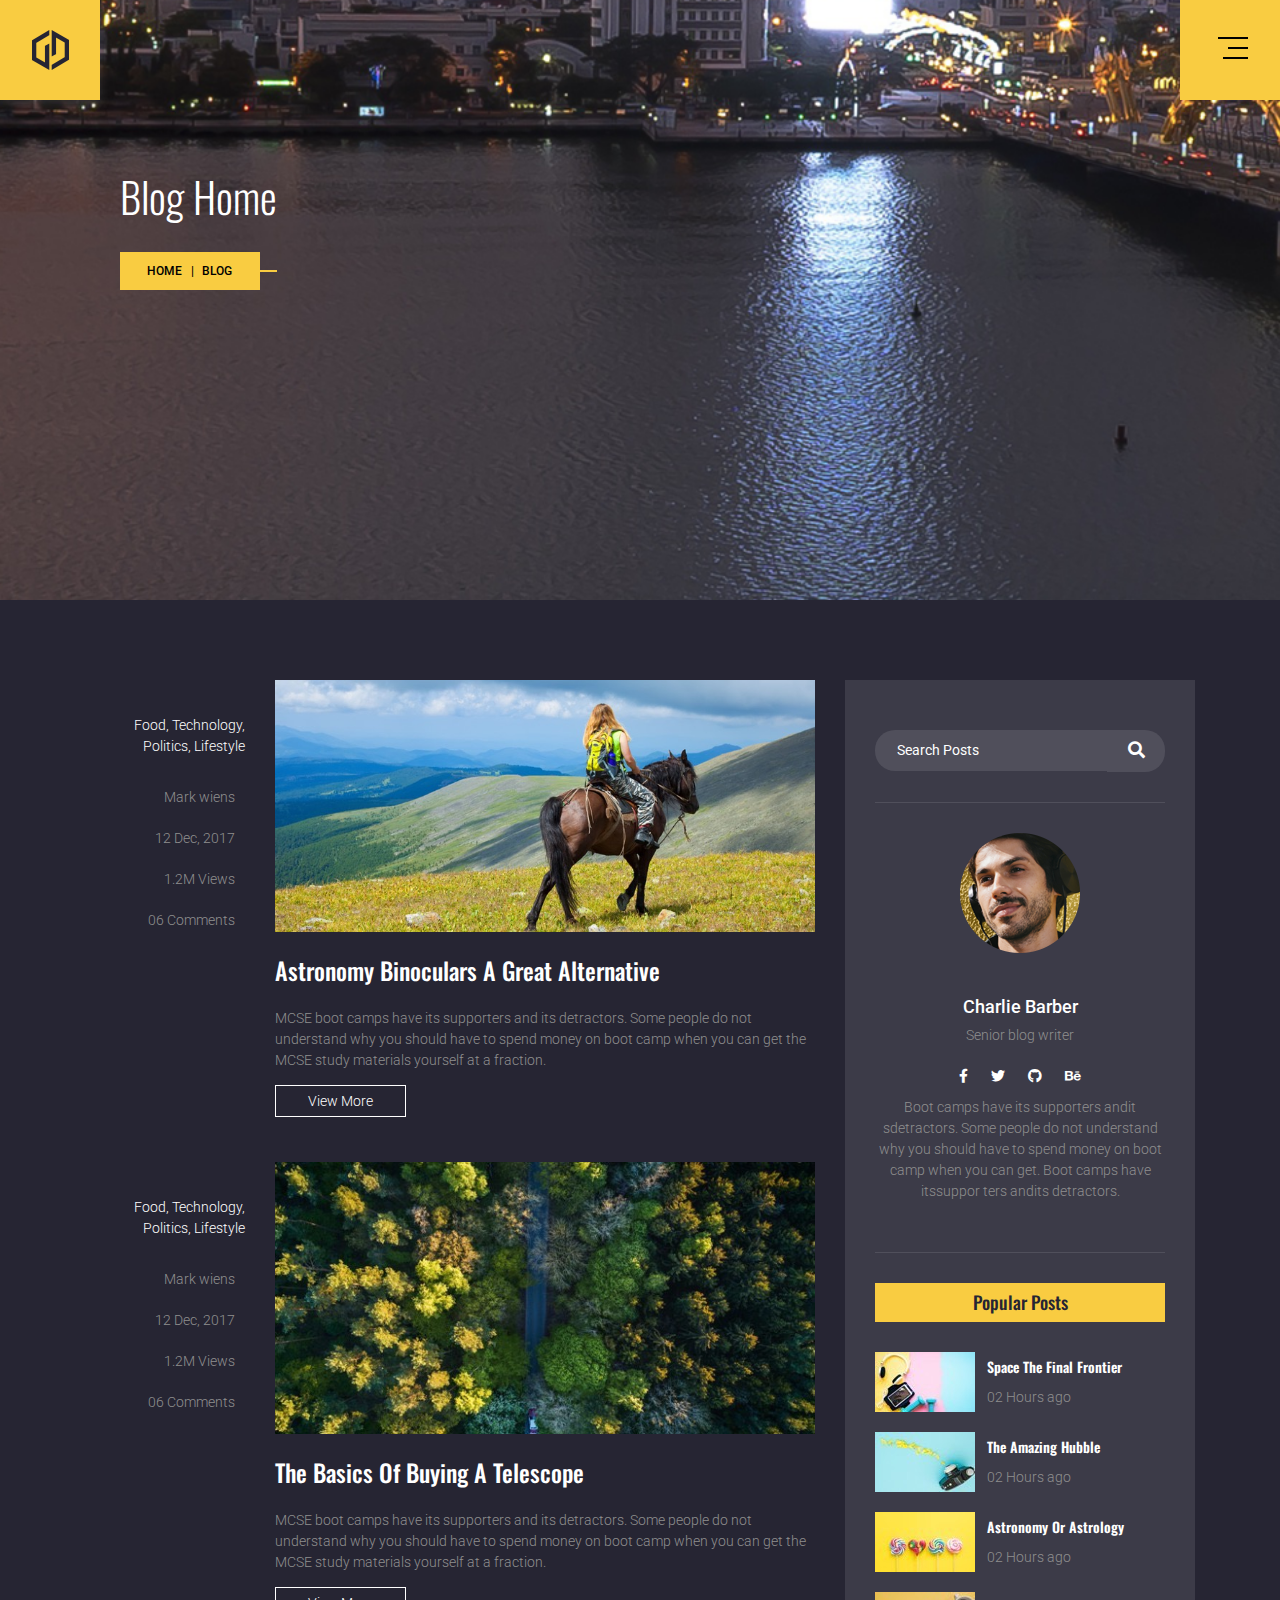
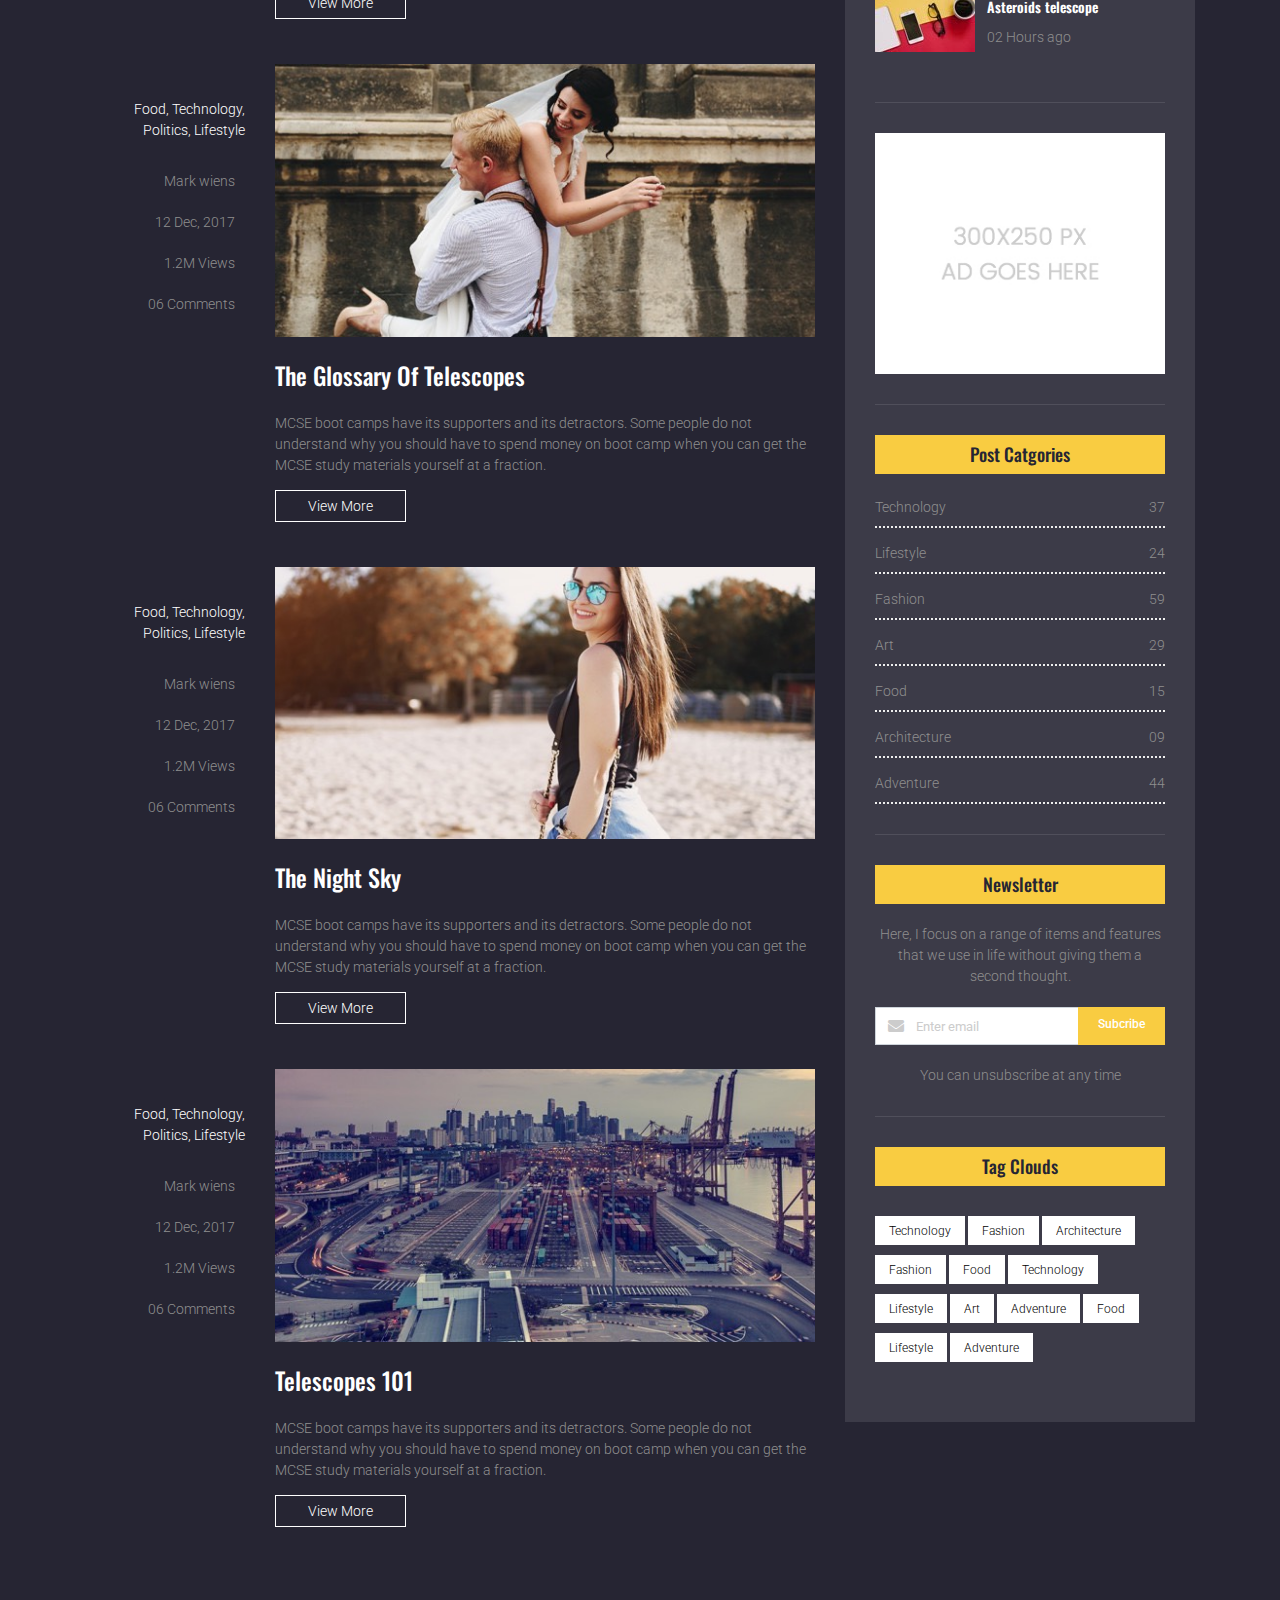
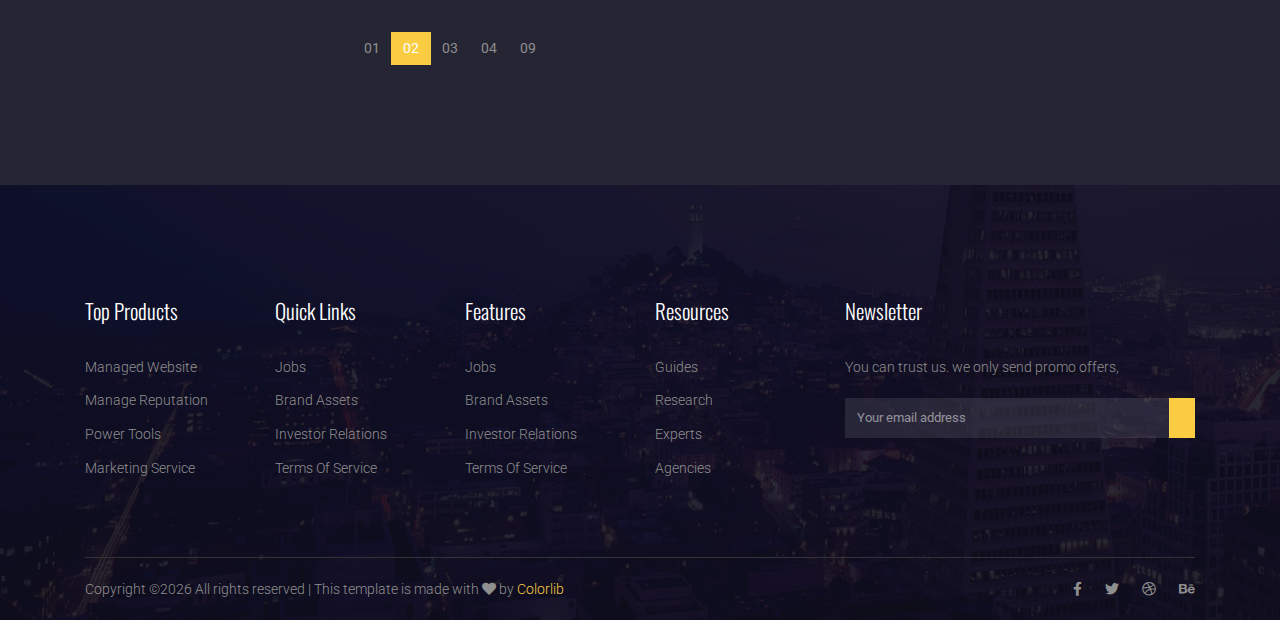
<file: blog.html>
<!DOCTYPE html>
<html lang="en">
<head>
  <meta charset="UTF-8">
  <meta name="viewport" content="width=device-width, initial-scale=1.0">
  <meta http-equiv="X-UA-Compatible" content="ie=edge">
	<title>Blog</title>
	<link href="https://fonts.googleapis.com/css?family=Oswald:300,400,500" rel="stylesheet">
	<link href="https://fonts.googleapis.com/css?family=Roboto:300i,400,500" rel="stylesheet">

	<link rel="stylesheet" href="vendor/themify-icons/themify-icons.css">
	<link rel="stylesheet" href="https://cdn.linearicons.com/free/1.0.0/icon-font.min.css">
	<link rel="stylesheet" href="https://use.fontawesome.com/releases/v5.6.3/css/all.css">
	<link rel="stylesheet" href="vendor/owl-carousel/owl.theme.default.min.css">
	<link rel="stylesheet" href="vendor/owl-carousel/owl.carousel.min.css">
	<link rel="stylesheet" href="vendor/bootstrap/bootstrap.min.css">
  <link rel="stylesheet" href="css/style.css">
</head>
<body>

	<!-- ================Offcanvus Menu Area =================-->
	<div class="side_menu">
			<ul class="list menu_right">
				<li>
					<a href="index.html">Home</a>
				</li>
				<li>
					<a href="about.html">About</a>
				</li>
				<li>
					<a href="projects.html">Projects</a>
				</li>
				<li>
					<a href="service.html">Service</a>
				</li>
				<li>
					<a href="#">Pages</a>
					<ul class="list">
						<li>
							<a href="elements.html">Elements</a>
						</li>
					</ul>
				</li>
				<li>
					<a href="#">Blog</a>
					<ul class="list">
						<li>
							<a href="blog.html">Blog</a>
						</li>
						<li>
							<a href="single-blog.html">Blog Details</a>
						</li>
					</ul>
				</li>
				<li>
					<a href="contact.html">Contact</a>
				</li>
			</ul>
	</div>
	<!--================End Offcanvus Menu Area =================-->

	<!--================Canvus Menu Area =================-->
	<div class="canvus_menu">
		<div class="container">
			<div class="float-right">
				<div class="toggle_icon" title="Menu Bar">
					<span></span>
				</div>
			</div>
		</div>
	</div>
	<!--================End Canvus Menu Area =================-->
  <header class="hero-banner project-bg">
    <a class="navbar-brand" href="index.html">
      <img src="img/logo.png" alt="">
    </a>
    <div class="container">
      <h2 class="section-intro__subtitle">Blog Home</h2>
      <div class="btn-group breadcrumb">
        <a href="index.html" class="btn">Home</a>
        <span class="btn btn--rightBorder">Blog</span>
      </div>
    </div>
  </header>

	<!-- Start post-content Area -->
	<section class="post-content-area">
		<div class="container">
			<div class="row">
				<div class="col-lg-8 posts-list">
					<div class="single-post row">
						<div class="col-lg-3  col-md-3 meta-details">
							<ul class="tags">
								<li><a href="#">Food,</a></li>
								<li><a href="#">Technology,</a></li>
								<li><a href="#">Politics,</a></li>
								<li><a href="#">Lifestyle</a></li>
							</ul>
							<div class="user-details row">
								<p class="user-name col-lg-12 col-md-12 col-6"><a href="#">Mark wiens</a> <span class="lnr lnr-user"></span></p>
								<p class="date col-lg-12 col-md-12 col-6"><a href="#">12 Dec, 2017</a> <span class="lnr lnr-calendar-full"></span></p>
								<p class="view col-lg-12 col-md-12 col-6"><a href="#">1.2M Views</a> <span class="lnr lnr-eye"></span></p>
								<p class="comments col-lg-12 col-md-12 col-6"><a href="#">06 Comments</a> <span class="lnr lnr-bubble"></span></p>
							</div>
						</div>
						<div class="col-lg-9 col-md-9 ">
							<div class="feature-img">
								<img class="img-fluid" src="img/blog/feature-img1.jpg" alt="">
							</div>
							<a class="posts-title" href="blog-single.html"><h3>Astronomy Binoculars A Great Alternative</h3></a>
							<p class="excert">
								MCSE boot camps have its supporters and its detractors. Some people do not understand why you should have to spend money
								on boot camp when you can get the MCSE study materials yourself at a fraction.
							</p>
							<a href="blog-single.html" class="primary-btn">View More</a>
						</div>
					</div>
					<div class="single-post row">
						<div class="col-lg-3  col-md-3 meta-details">
							<ul class="tags">
								<li><a href="#">Food,</a></li>
								<li><a href="#">Technology,</a></li>
								<li><a href="#">Politics,</a></li>
								<li><a href="#">Lifestyle</a></li>
							</ul>
							<div class="user-details row">
								<p class="user-name col-lg-12 col-md-12 col-6"><a href="#">Mark wiens</a> <span class="lnr lnr-user"></span></p>
								<p class="date col-lg-12 col-md-12 col-6"><a href="#">12 Dec, 2017</a> <span class="lnr lnr-calendar-full"></span></p>
								<p class="view col-lg-12 col-md-12 col-6"><a href="#">1.2M Views</a> <span class="lnr lnr-eye"></span></p>
								<p class="comments col-lg-12 col-md-12 col-6"><a href="#">06 Comments</a> <span class="lnr lnr-bubble"></span></p>
							</div>
						</div>
						<div class="col-lg-9 col-md-9 ">
							<div class="feature-img">
								<img class="img-fluid" src="img/blog/feature-img2.jpg" alt="">
							</div>
							<a class="posts-title" href="blog-single.html"><h3>The Basics Of Buying A Telescope</h3></a>
							<p class="excert">
								MCSE boot camps have its supporters and its detractors. Some people do not understand why you should have to spend money
								on boot camp when you can get the MCSE study materials yourself at a fraction.
							</p>
							<a href="blog-single.html" class="primary-btn">View More</a>
						</div>
					</div>
					<div class="single-post row">
						<div class="col-lg-3  col-md-3 meta-details">
							<ul class="tags">
								<li><a href="#">Food,</a></li>
								<li><a href="#">Technology,</a></li>
								<li><a href="#">Politics,</a></li>
								<li><a href="#">Lifestyle</a></li>
							</ul>
							<div class="user-details row">
								<p class="user-name col-lg-12 col-md-12 col-6"><a href="#">Mark wiens</a> <span class="lnr lnr-user"></span></p>
								<p class="date col-lg-12 col-md-12 col-6"><a href="#">12 Dec, 2017</a> <span class="lnr lnr-calendar-full"></span></p>
								<p class="view col-lg-12 col-md-12 col-6"><a href="#">1.2M Views</a> <span class="lnr lnr-eye"></span></p>
								<p class="comments col-lg-12 col-md-12 col-6"><a href="#">06 Comments</a> <span class="lnr lnr-bubble"></span></p>
							</div>
						</div>
						<div class="col-lg-9 col-md-9">
							<div class="feature-img">
								<img class="img-fluid" src="img/blog/feature-img3.jpg" alt="">
							</div>
							<a class="posts-title" href="blog-single.html"><h3>The Glossary Of Telescopes</h3></a>
							<p class="excert">
								MCSE boot camps have its supporters and its detractors. Some people do not understand why you should have to spend money
								on boot camp when you can get the MCSE study materials yourself at a fraction.
							</p>
							<a href="blog-single.html" class="primary-btn">View More</a>
						</div>
					</div>
					<div class="single-post row">
						<div class="col-lg-3  col-md-3 meta-details">
							<ul class="tags">
								<li><a href="#">Food,</a></li>
								<li><a href="#">Technology,</a></li>
								<li><a href="#">Politics,</a></li>
								<li><a href="#">Lifestyle</a></li>
							</ul>
							<div class="user-details row">
								<p class="user-name col-lg-12 col-md-12 col-6"><a href="#">Mark wiens</a> <span class="lnr lnr-user"></span></p>
								<p class="date col-lg-12 col-md-12 col-6"><a href="#">12 Dec, 2017</a> <span class="lnr lnr-calendar-full"></span></p>
								<p class="view col-lg-12 col-md-12 col-6"><a href="#">1.2M Views</a> <span class="lnr lnr-eye"></span></p>
								<p class="comments col-lg-12 col-md-12 col-6"><a href="#">06 Comments</a> <span class="lnr lnr-bubble"></span></p>
							</div>
						</div>
						<div class="col-lg-9 col-md-9">
							<div class="feature-img">
								<img class="img-fluid" src="img/blog/feature-img4.jpg" alt="">
							</div>
							<a class="posts-title" href="blog-single.html"><h3>The Night Sky</h3></a>
							<p class="excert">
								MCSE boot camps have its supporters and its detractors. Some people do not understand why you should have to spend money
								on boot camp when you can get the MCSE study materials yourself at a fraction.
							</p>
							<a href="blog-single.html" class="primary-btn">View More</a>
						</div>
					</div>
					<div class="single-post row">
						<div class="col-lg-3 col-md-3 meta-details">
							<ul class="tags">
								<li><a href="#">Food,</a></li>
								<li><a href="#">Technology,</a></li>
								<li><a href="#">Politics,</a></li>
								<li><a href="#">Lifestyle</a></li>
							</ul>
							<div class="user-details row">
								<p class="user-name col-lg-12 col-md-12 col-6"><a href="#">Mark wiens</a> <span class="lnr lnr-user"></span></p>
								<p class="date col-lg-12 col-md-12 col-6"><a href="#">12 Dec, 2017</a> <span class="lnr lnr-calendar-full"></span></p>
								<p class="view col-lg-12 col-md-12 col-6"><a href="#">1.2M Views</a> <span class="lnr lnr-eye"></span></p>
								<p class="comments col-lg-12 col-md-12 col-6"><a href="#">06 Comments</a> <span class="lnr lnr-bubble"></span></p>
							</div>
						</div>
						<div class="col-lg-9 col-md-9">
							<div class="feature-img">
								<img class="img-fluid" src="img/blog/feature-img5.jpg" alt="">
							</div>
							<a class="posts-title" href="blog-single.html"><h3>Telescopes 101</h3></a>
							<p class="excert">
								MCSE boot camps have its supporters and its detractors. Some people do not understand why you should have to spend money
								on boot camp when you can get the MCSE study materials yourself at a fraction.
							</p>
							<a href="blog-single.html" class="primary-btn">View More</a>
						</div>
					</div>
					<nav class="blog-pagination justify-content-center d-flex">
						<ul class="pagination">
							<li class="page-item">
								<a href="#" class="page-link" aria-label="Previous">
									<span aria-hidden="true">
										<span class="lnr lnr-chevron-left"></span>
									</span>
								</a>
							</li>
							<li class="page-item"><a href="#" class="page-link">01</a></li>
							<li class="page-item active"><a href="#" class="page-link">02</a></li>
							<li class="page-item"><a href="#" class="page-link">03</a></li>
							<li class="page-item"><a href="#" class="page-link">04</a></li>
							<li class="page-item"><a href="#" class="page-link">09</a></li>
							<li class="page-item">
								<a href="#" class="page-link" aria-label="Next">
									<span aria-hidden="true">
										<span class="lnr lnr-chevron-right"></span>
									</span>
								</a>
							</li>
						</ul>
					</nav>
				</div>
				<div class="col-lg-4 sidebar-widgets">
					<div class="widget-wrap">
						<div class="single-sidebar-widget search-widget">
							<form class="search-form" action="#">
								<input placeholder="Search Posts" name="search" type="text" onfocus="this.placeholder = ''" onblur="this.placeholder = 'Search Posts'">
								<button type="submit"><i class="fa fa-search"></i></button>
							</form>
						</div>
						<div class="single-sidebar-widget user-info-widget">
							<img src="img/blog/user-info.png" alt="">
							<a href="#"><h4>Charlie Barber</h4></a>
							<p>
								Senior blog writer
							</p>
							<ul class="social-links">
								<li><a href="#"><i class="fab fa-facebook-f"></i></a></li>
								<li><a href="#"><i class="fab fa-twitter"></i></a></li>
								<li><a href="#"><i class="fab fa-github"></i></a></li>
								<li><a href="#"><i class="fab fa-behance"></i></a></li>
							</ul>
							<p>
								Boot camps have its supporters andit sdetractors. Some people do not understand why you should have to spend money on boot
								camp when you can get. Boot camps have itssuppor ters andits detractors.
							</p>
						</div>
						<div class="single-sidebar-widget popular-post-widget">
							<h4 class="popular-title">Popular Posts</h4>
							<div class="popular-post-list">
								<div class="single-post-list d-flex flex-row align-items-center">
									<div class="thumb">
										<img class="img-fluid" src="img/blog/pp1.jpg" alt="">
									</div>
									<div class="details">
										<a href="blog-single.html"><h6>Space The Final Frontier</h6></a>
										<p>02 Hours ago</p>
									</div>
								</div>
								<div class="single-post-list d-flex flex-row align-items-center">
									<div class="thumb">
										<img class="img-fluid" src="img/blog/pp2.jpg" alt="">
									</div>
									<div class="details">
										<a href="blog-single.html"><h6>The Amazing Hubble</h6></a>
										<p>02 Hours ago</p>
									</div>
								</div>
								<div class="single-post-list d-flex flex-row align-items-center">
									<div class="thumb">
										<img class="img-fluid" src="img/blog/pp3.jpg" alt="">
									</div>
									<div class="details">
										<a href="blog-single.html"><h6>Astronomy Or Astrology</h6></a>
										<p>02 Hours ago</p>
									</div>
								</div>
								<div class="single-post-list d-flex flex-row align-items-center">
									<div class="thumb">
										<img class="img-fluid" src="img/blog/pp4.jpg" alt="">
									</div>
									<div class="details">
										<a href="blog-single.html"><h6>Asteroids telescope</h6></a>
										<p>02 Hours ago</p>
									</div>
								</div>
							</div>
						</div>
						<div class="single-sidebar-widget ads-widget">
							<a href="#"><img class="img-fluid" src="img/blog/ads-banner.jpg" alt=""></a>
						</div>
						<div class="single-sidebar-widget post-category-widget">
							<h4 class="category-title">Post Catgories</h4>
							<ul class="cat-list">
								<li>
									<a href="#" class="d-flex justify-content-between">
										<p>Technology</p>
										<p>37</p>
									</a>
								</li>
								<li>
									<a href="#" class="d-flex justify-content-between">
										<p>Lifestyle</p>
										<p>24</p>
									</a>
								</li>
								<li>
									<a href="#" class="d-flex justify-content-between">
										<p>Fashion</p>
										<p>59</p>
									</a>
								</li>
								<li>
									<a href="#" class="d-flex justify-content-between">
										<p>Art</p>
										<p>29</p>
									</a>
								</li>
								<li>
									<a href="#" class="d-flex justify-content-between">
										<p>Food</p>
										<p>15</p>
									</a>
								</li>
								<li>
									<a href="#" class="d-flex justify-content-between">
										<p>Architecture</p>
										<p>09</p>
									</a>
								</li>
								<li>
									<a href="#" class="d-flex justify-content-between">
										<p>Adventure</p>
										<p>44</p>
									</a>
								</li>
							</ul>
						</div>
						<div class="single-sidebar-widget newsletter-widget">
							<h4 class="newsletter-title">Newsletter</h4>
							<p>
								Here, I focus on a range of items and features that we use in life without giving them a second thought.
							</p>
							<div class="form-group d-flex flex-row">
								<div class="col-autos">
									<div class="input-group">
										<div class="input-group-prepend">
											<div class="input-group-text"><i class="fa fa-envelope" aria-hidden="true"></i>
											</div>
										</div>
										<input type="text" class="form-control" id="inlineFormInputGroup" placeholder="Enter email" onfocus="this.placeholder = ''"
										 onblur="this.placeholder = 'Enter email'">
									</div>
								</div>
								<a href="#" class="bbtns">Subcribe</a>
							</div>
							<p class="text-bottom">
								You can unsubscribe at any time
							</p>
						</div>
						<div class="single-sidebar-widget tag-cloud-widget">
							<h4 class="tagcloud-title">Tag Clouds</h4>
							<ul>
								<li><a href="#">Technology</a></li>
								<li><a href="#">Fashion</a></li>
								<li><a href="#">Architecture</a></li>
								<li><a href="#">Fashion</a></li>
								<li><a href="#">Food</a></li>
								<li><a href="#">Technology</a></li>
								<li><a href="#">Lifestyle</a></li>
								<li><a href="#">Art</a></li>
								<li><a href="#">Adventure</a></li>
								<li><a href="#">Food</a></li>
								<li><a href="#">Lifestyle</a></li>
								<li><a href="#">Adventure</a></li>
							</ul>
						</div>
					</div>
				</div>
			</div>
		</div>
	</section>
	<!-- End post-content Area -->

	<!-- start footer Area -->
	<footer class="footer footer-bg">
			<div class="container">
				<div class="row">
					<div class="col-sm-4 col-lg-2 mb-4 mb-lg-0 text-center text-sm-left">
						<h3 class="footer__title">Top Products</h3>
						<ul class="footer__link">
							<li><a href="#/">managed Website</a></li>
							<li><a href="#/">Manage Reputation</a></li>
							<li><a href="#/">power Tools</a></li>
							<li><a href="#/">Marketing Service</a></li>
						</ul>
					</div>
					<div class="col-sm-4 col-lg-2 mb-4 mb-lg-0 text-center text-sm-left">
						<h3 class="footer__title">Quick Links</h3>
						<ul class="footer__link">
							<li><a href="#/">Jobs</a></li>
							<li><a href="#/">Brand Assets</a></li>
							<li><a href="#/">Investor Relations</a></li>
							<li><a href="#/">Terms of Service</a></li>
						</ul>
					</div>
					<div class="col-sm-4 col-lg-2 mb-4 mb-lg-0 text-center text-sm-left">
						<h3 class="footer__title">Features</h3>
						<ul class="footer__link">
							<li><a href="#/">Jobs</a></li>
							<li><a href="#/">Brand Assets</a></li>
							<li><a href="#/">Investor Relations</a></li>
							<li><a href="#/">Terms of Service</a></li>
						</ul>
					</div>
					<div class="col-sm-4 col-lg-2 mb-4 mb-lg-0 text-center text-sm-left">
						<h3 class="footer__title">Resources</h3>
						<ul class="footer__link">
							<li><a href="#/">Guides</a></li>
							<li><a href="#/">Research</a></li>
							<li><a href="#/">Experts</a></li>
							<li><a href="#/">Agencies</a></li>
						</ul>
					</div>
					<div class="col-sm-8 col-lg-4 mb-4 mb-lg-0 text-center text-sm-left">
						<h3 class="footer__title">Newsletter</h3>
						<p>You can trust us. we only send promo offers,</p>
						<form action="" class="form-subscribe">
							<div class="input-group">
								<input type="email" class="form-control" placeholder="Your email address" required>
								<div class="input-group-append">
									<button class="btn-append" type="submit"><i class="lnr lnr-arrow-right"></i></button>
								</div>
							</div>
						</form>
					</div>
				</div>
				<div class="d-sm-flex justify-content-between footer__bottom top-border">
					<p><!-- Link back to Colorlib can't be removed. Template is licensed under CC BY 3.0. -->
Copyright &copy;<script>document.write(new Date().getFullYear());</script> All rights reserved | This template is made with <i class="fa fa-heart" aria-hidden="true"></i> by <a href="https://colorlib.com" target="_blank">Colorlib</a>
<!-- Link back to Colorlib can't be removed. Template is licensed under CC BY 3.0. --></p>
					<ul class="social-icons mt-2 mt-sm-0">
						<li><a href="#/"><i class="fab fa-facebook-f"></i></a></li>
						<li><a href="#/"><i class="fab fa-twitter"></i></a></li>
						<li><a href="#/"><i class="fab fa-dribbble"></i></a></li>
						<li><a href="#/"><i class="fab fa-behance"></i></a></li>					
					</ul>
				</div>
			</div>
		</footer>
	<!-- End footer Area -->


	<script src="vendor/jquery/jquery-3.2.1.min.js"></script>	
	<script src="vendor/bootstrap/bootstrap.bundle.min.js"></script>
	<script src="vendor/owl-carousel/owl.carousel.min.js"></script>

	<script>

		var heroCarousel = $('.heroCarousel');
		heroCarousel.owlCarousel({
		loop:true,
		margin:10,
		nav: false,
		startPosition: 1,
		responsiveClass:true,
		responsive:{
			0:{
				items:1
			}
		}
		});

		var dropToggle = $('.menu_right > li').has('ul').children('a');
		dropToggle.on('click', function() {
			dropToggle.not(this).closest('li').find('ul').slideUp(200);
			$(this).closest('li').children('ul').slideToggle(200);
			return false;
		});

		$( ".toggle_icon" ).on('click', function() {
			$( 'body' ).toggleClass( "open" );
		});

	</script>
</body>

</html>
</file>
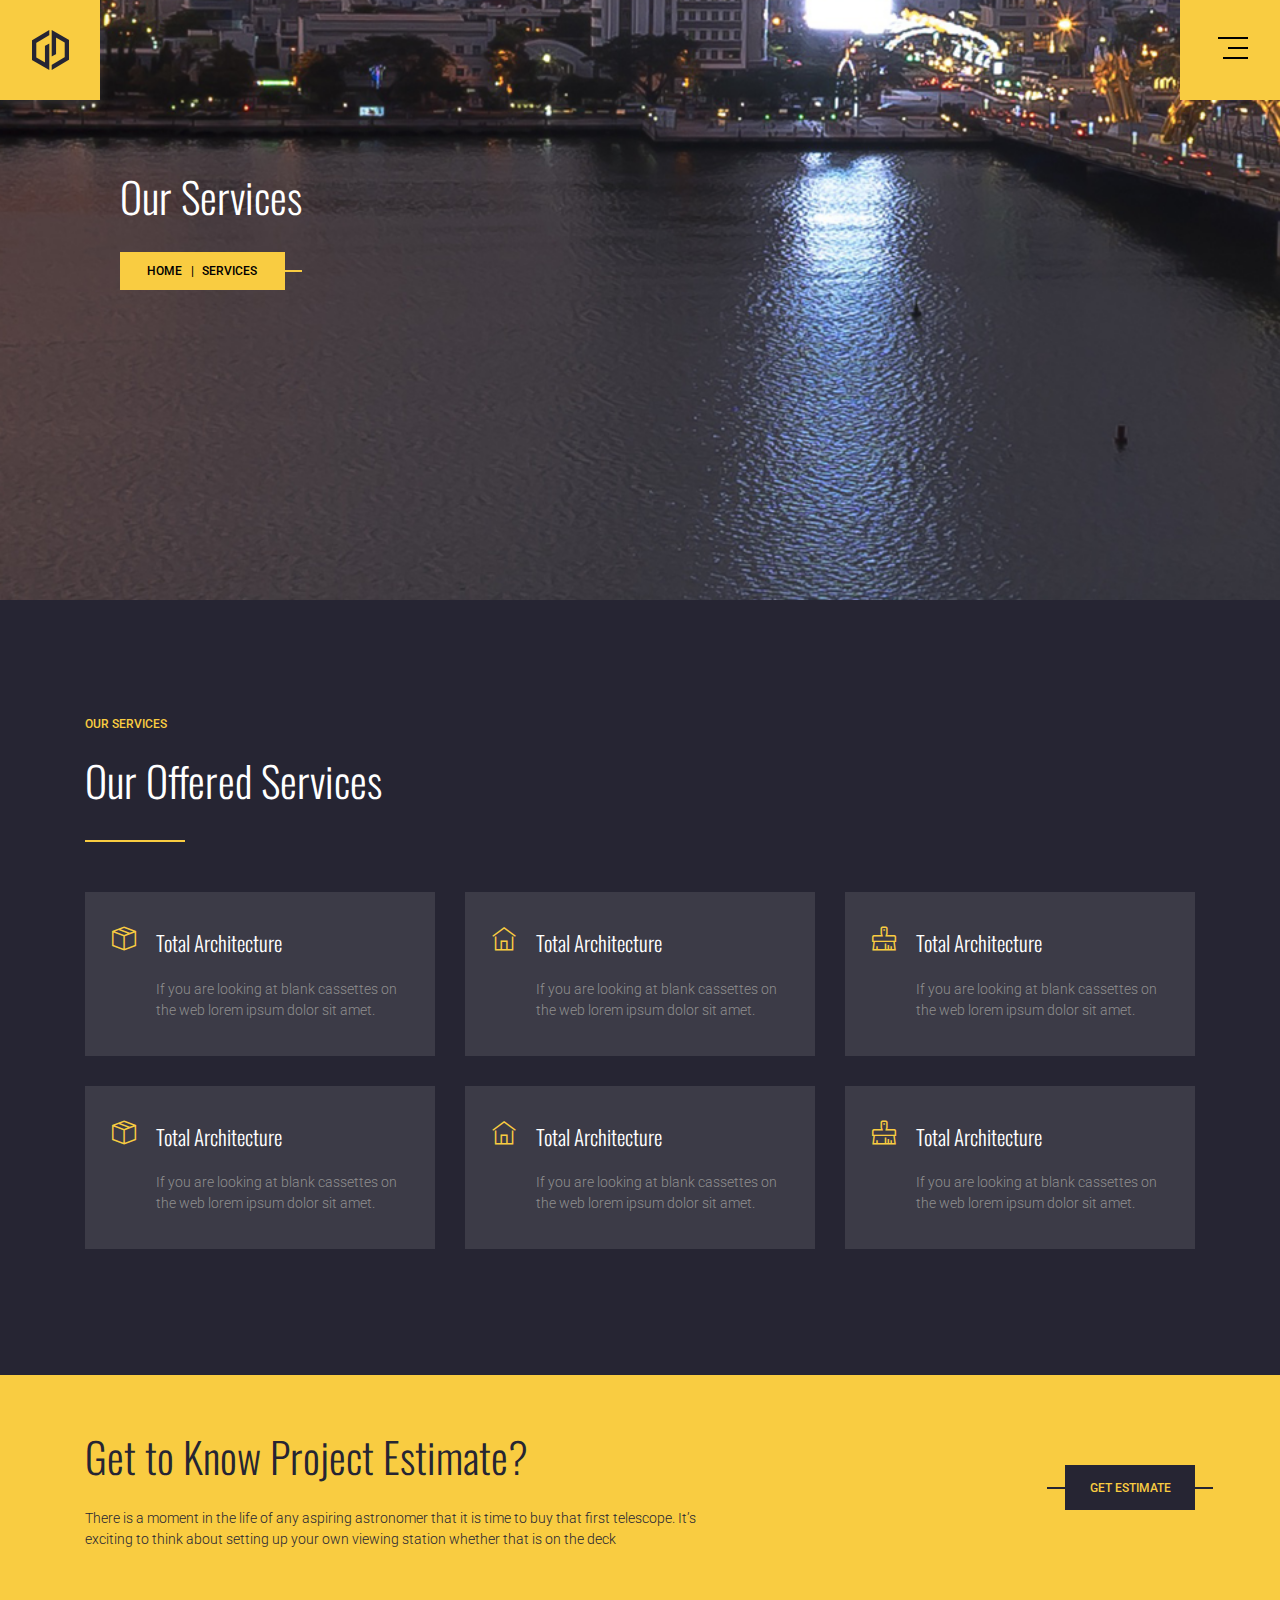
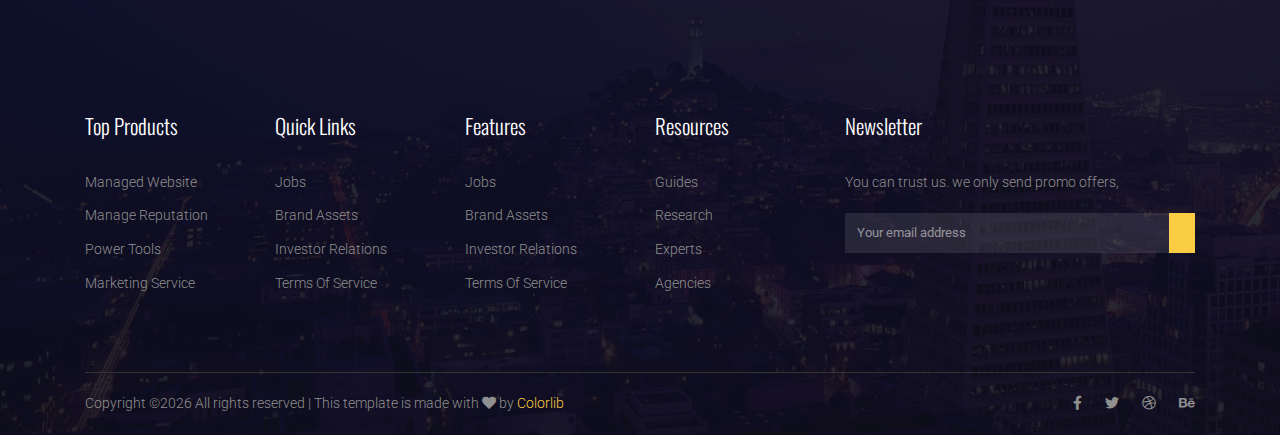
<file: service.html>
<!DOCTYPE html>
<html lang="en">
<head>
  <meta charset="UTF-8">
  <meta name="viewport" content="width=device-width, initial-scale=1.0">
  <meta http-equiv="X-UA-Compatible" content="ie=edge">
	<title>Service</title>
	<link href="https://fonts.googleapis.com/css?family=Oswald:300,400,500" rel="stylesheet">
	<link href="https://fonts.googleapis.com/css?family=Roboto:300i,400,500" rel="stylesheet">

	<link rel="stylesheet" href="vendor/themify-icons/themify-icons.css">
	<link rel="stylesheet" href="https://cdn.linearicons.com/free/1.0.0/icon-font.min.css">
	<link rel="stylesheet" href="https://use.fontawesome.com/releases/v5.6.3/css/all.css">
	<link rel="stylesheet" href="vendor/owl-carousel/owl.theme.default.min.css">
	<link rel="stylesheet" href="vendor/owl-carousel/owl.carousel.min.css">
	<link rel="stylesheet" href="vendor/bootstrap/bootstrap.min.css">
  <link rel="stylesheet" href="css/style.css">
</head>
<body>
	<!-- ================Offcanvus Menu Area =================-->
	<div class="side_menu">
			<ul class="list menu_right">
				<li>
					<a href="index.html">Home</a>
				</li>
				<li>
					<a href="about.html">About</a>
				</li>
				<li>
					<a href="projects.html">Projects</a>
				</li>
				<li>
					<a href="service.html">Service</a>
				</li>
				<li>
					<a href="#">Pages</a>
					<ul class="list">
						<li>
							<a href="elements.html">Elements</a>
						</li>
					</ul>
				</li>
				<li>
					<a href="#">Blog</a>
					<ul class="list">
						<li>
							<a href="blog.html">Blog</a>
						</li>
						<li>
							<a href="single-blog.html">Blog Details</a>
						</li>
					</ul>
				</li>
				<li>
					<a href="contact.html">Contact</a>
				</li>
			</ul>
	</div>
	<!--================End Offcanvus Menu Area =================-->

	<!--================Canvus Menu Area =================-->
	<div class="canvus_menu">
		<div class="container">
			<div class="float-right">
				<div class="toggle_icon" title="Menu Bar">
					<span></span>
				</div>
			</div>
		</div>
	</div>
	<!--================End Canvus Menu Area =================-->

  <header class="hero-banner project-bg">
		<a class="navbar-brand" href="index.html">
			<img src="img/logo.png" alt="">
		</a>
    <div class="container">
      <h2 class="section-intro__subtitle">Our Services</h2>
      <div class="btn-group breadcrumb">
        <a href="#/" class="btn">Home</a>
        <span class="btn btn--rightBorder">Services</span>
      </div>
    </div>
  </header>

  <section class="service section-margin mb-5 pb-5">
		<div class="container">
			<div class="section-intro">
				<h4 class="section-intro__title">OUR Services</h4>
				<h2 class="section-intro__subtitle bottom-border">Our Offered Services</h2>
			</div>

			<div class="row">
        <div class="col-sm-6 col-lg-4">
          <div class="media service__single">
            <span class="service__singleIcon"><i class="ti-package"></i></span>
            <div class="media-body">
              <h3>Total Architecture</h3>
              <p>If you are looking at blank cassettes on the web lorem ipsum dolor sit amet.</p>
            </div>
          </div>
        </div>
        <div class="col-sm-6 col-lg-4">
          <div class="media service__single">
            <span class="service__singleIcon"><i class="ti-home"></i></span>
            <div class="media-body">
              <h3>Total Architecture</h3>
              <p>If you are looking at blank cassettes on the web lorem ipsum dolor sit amet.</p>
            </div>
          </div>
        </div>
        <div class="col-sm-6 col-lg-4">
          <div class="media service__single">
            <span class="service__singleIcon"><i class="ti-brush-alt"></i></span>
            <div class="media-body">
              <h3>Total Architecture</h3>
              <p>If you are looking at blank cassettes on the web lorem ipsum dolor sit amet.</p>
            </div>
          </div>
        </div>
        <div class="col-sm-6 col-lg-4">
          <div class="media service__single">
            <span class="service__singleIcon"><i class="ti-package"></i></span>
            <div class="media-body">
              <h3>Total Architecture</h3>
              <p>If you are looking at blank cassettes on the web lorem ipsum dolor sit amet.</p>
            </div>
          </div>
        </div>
        <div class="col-sm-6 col-lg-4">
          <div class="media service__single">
            <span class="service__singleIcon"><i class="ti-home"></i></span>
            <div class="media-body">
              <h3>Total Architecture</h3>
              <p>If you are looking at blank cassettes on the web lorem ipsum dolor sit amet.</p>
            </div>
          </div>
        </div>
        <div class="col-sm-6 col-lg-4">
          <div class="media service__single">
            <span class="service__singleIcon"><i class="ti-brush-alt"></i></span>
            <div class="media-body">
              <h3>Total Architecture</h3>
              <p>If you are looking at blank cassettes on the web lorem ipsum dolor sit amet.</p>
            </div>
          </div>
        </div>
			</div>
		</div>
  </section>
  
  <section class="tips tips-bg">
		<div class="container">
			<div class="row align-items-center">
				<div class="col-lg-7 mb-4 mb-lg-0">
					<h2 class="section-intro__subtitle">Get to Know Project Estimate?</h2>
					<p>There is a moment in the life of any aspiring astronomer that it is time to buy that first telescope. It’s exciting to think about setting up your own viewing station whether that is on the deck</p>
				</div>
				<div class="col-lg-5 text-center text-lg-right">
					<a class="btn btn-dark btn--leftBorder btn--rightBorder" href="#/">Get Estimate</a>
				</div>
			</div>
		</div>
	</section>

	<footer class="footer footer-bg">
		<div class="container">
			<div class="row">
				<div class="col-sm-4 col-lg-2 mb-4 mb-lg-0 text-center text-sm-left">
					<h3 class="footer__title">Top Products</h3>
					<ul class="footer__link">
						<li><a href="#/">managed Website</a></li>
						<li><a href="#/">Manage Reputation</a></li>
						<li><a href="#/">power Tools</a></li>
						<li><a href="#/">Marketing Service</a></li>
					</ul>
				</div>
				<div class="col-sm-4 col-lg-2 mb-4 mb-lg-0 text-center text-sm-left">
					<h3 class="footer__title">Quick Links</h3>
					<ul class="footer__link">
						<li><a href="#/">Jobs</a></li>
						<li><a href="#/">Brand Assets</a></li>
						<li><a href="#/">Investor Relations</a></li>
						<li><a href="#/">Terms of Service</a></li>
					</ul>
				</div>
				<div class="col-sm-4 col-lg-2 mb-4 mb-lg-0 text-center text-sm-left">
					<h3 class="footer__title">Features</h3>
					<ul class="footer__link">
						<li><a href="#/">Jobs</a></li>
						<li><a href="#/">Brand Assets</a></li>
						<li><a href="#/">Investor Relations</a></li>
						<li><a href="#/">Terms of Service</a></li>
					</ul>
				</div>
				<div class="col-sm-4 col-lg-2 mb-4 mb-lg-0 text-center text-sm-left">
					<h3 class="footer__title">Resources</h3>
					<ul class="footer__link">
						<li><a href="#/">Guides</a></li>
						<li><a href="#/">Research</a></li>
						<li><a href="#/">Experts</a></li>
						<li><a href="#/">Agencies</a></li>
					</ul>
				</div>
				<div class="col-sm-8 col-lg-4 mb-4 mb-lg-0 text-center text-sm-left">
					<h3 class="footer__title">Newsletter</h3>
					<p>You can trust us. we only send promo offers,</p>
					<form action="" class="form-subscribe">
						<div class="input-group">
							<input type="email" class="form-control" placeholder="Your email address" required>
							<div class="input-group-append">
								<button class="btn-append" type="submit"><i class="lnr lnr-arrow-right"></i></button>
							</div>
						</div>
					</form>
				</div>
			</div>
			<div class="d-sm-flex justify-content-between footer__bottom top-border">
				<p><!-- Link back to Colorlib can't be removed. Template is licensed under CC BY 3.0. -->
Copyright &copy;<script>document.write(new Date().getFullYear());</script> All rights reserved | This template is made with <i class="fa fa-heart" aria-hidden="true"></i> by <a href="https://colorlib.com" target="_blank">Colorlib</a>
<!-- Link back to Colorlib can't be removed. Template is licensed under CC BY 3.0. --></p>
				<ul class="social-icons mt-2 mt-sm-0">
					<li><a href="#/"><i class="fab fa-facebook-f"></i></a></li>
					<li><a href="#/"><i class="fab fa-twitter"></i></a></li>
					<li><a href="#/"><i class="fab fa-dribbble"></i></a></li>
					<li><a href="#/"><i class="fab fa-behance"></i></a></li>					
				</ul>
			</div>
		</div>
	</footer>



	<script src="vendor/jquery/jquery-3.2.1.min.js"></script>	
	<script src="vendor/bootstrap/bootstrap.bundle.min.js"></script>
	<script src="vendor/owl-carousel/owl.carousel.min.js"></script>

	<script>
			var dropToggle = $('.menu_right > li').has('ul').children('a');
				dropToggle.on('click', function() {
					dropToggle.not(this).closest('li').find('ul').slideUp(200);
					$(this).closest('li').children('ul').slideToggle(200);
					return false;
				});

				$( ".toggle_icon" ).on('click', function() {
					$( 'body' ).toggleClass( "open" );
				});
	</script>
</body>
</html>
</file>
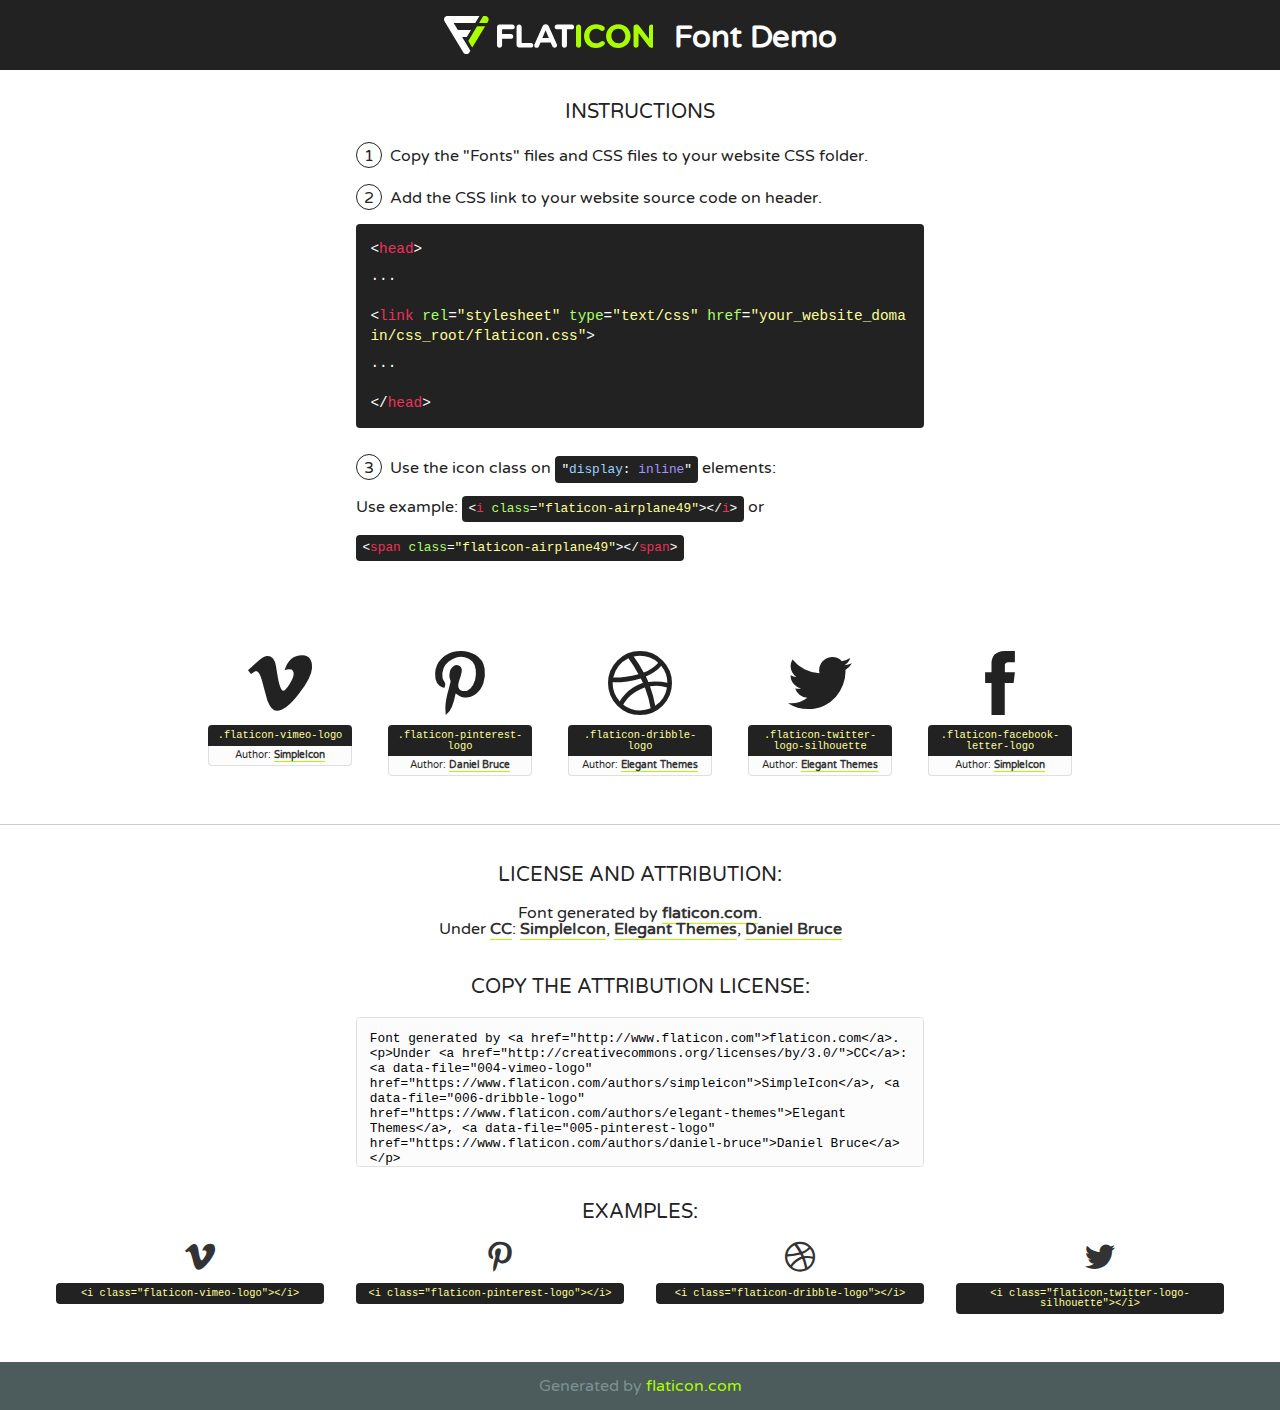
<file: vendor/flat-icon/flaticon.html>
<!DOCTYPE html>
<!--
  Flaticon icon font: Flaticon
  Creation date: 29/11/2017 13:16
-->
<html>
<!DOCTYPE html>
<html>

<head>
    <title>Flaticon WebFont</title>
    <link href="http://fonts.googleapis.com/css?family=Varela+Round" rel="stylesheet" type="text/css" />
    <link rel="stylesheet" type="text/css" href="flaticon.css">
    <meta charset="UTF-8">
    <style>
    html, body, div, span, applet, object, iframe,
    h1, h2, h3, h4, h5, h6, p, blockquote, pre,
    a, abbr, acronym, address, big, cite, code,
    del, dfn, em, img, ins, kbd, q, s, samp,
    small, strike, strong, sub, sup, tt, var,
    b, u, i, center,
    dl, dt, dd, ol, ul, li,
    fieldset, form, label, legend,
    table, caption, tbody, tfoot, thead, tr, th, td,
    article, aside, canvas, details, embed, 
    figure, figcaption, footer, header, hgroup, 
    menu, nav, output, ruby, section, summary,
    time, mark, audio, video {
        margin: 0;
        padding: 0;
        border: 0;
        font-size: 100%;
        font: inherit;
        vertical-align: baseline;
    }
    /* HTML5 display-role reset for older browsers */
    article, aside, details, figcaption, figure, 
    footer, header, hgroup, menu, nav, section {
        display: block;
    }
    body {
        line-height: 1;
    }
    ol, ul {
        list-style: none;
    }
    blockquote, q {
        quotes: none;
    }
    blockquote:before, blockquote:after,
    q:before, q:after {
        content: '';
        content: none;
    }
    table {
        border-collapse: collapse;
        border-spacing: 0;
    }
    body {
        font-family: 'Varela Round', Helvetica, Arial, sans-serif;
        font-size: 16px;
        color: #222;
    }
    a {
        color: #333;
        border-bottom: 1px solid #a9fd00;
        font-weight: bold;
        text-decoration: none;
    }
    * {
        -moz-box-sizing: border-box;
        -webkit-box-sizing: border-box;
        box-sizing: border-box;
        margin: 0;
        padding: 0;
    }
    [class^="flaticon-"]:before, [class*=" flaticon-"]:before, [class^="flaticon-"]:after, [class*=" flaticon-"]:after {
        font-family: Flaticon;
        font-size: 30px;
        font-style: normal;
        margin-left: 20px;
        color: #333;
    }
    .wrapper {
        max-width: 600px;
        margin: auto;
        padding: 0 1em;
    }
    .title {
        font-size: 1.25em;
        text-align: center;
        margin-bottom: 1em;
        text-transform: uppercase;
    }
    header {
        text-align: center;
        background-color: #222;
        color: #fff;
        padding: 1em;
    }
    header .logo {
        width: 210px;
        height: 38px;
        display: inline-block;
        vertical-align: middle;
        margin-right: 1em;
        border: none;
    }
    header strong {
        font-size: 1.95em;
        font-weight: bold;
        vertical-align: middle;
        margin-top: 5px;
        display: inline-block;
    }
    .demo {
        margin: 2em auto;
        line-height: 1.25em;
    }
    .demo ul li {
        margin-bottom: 1em;
    }
    .demo ul li .num {
        color: #222;
        border-radius: 20px;
        display: inline-block;
        width: 26px;
        padding: 3px;
        height: 26px;
        text-align: center;
        margin-right: 0.5em;
        border: 1px solid #222;
    }
    .demo ul li code {
        background-color: #222;
        border-radius: 4px;
        padding: 0.25em 0.5em;
        display: inline-block;
        color: #fff;
        font-family: Consolas,Monaco,Lucida Console,Liberation Mono,DejaVu Sans Mono,Bitstream Vera Sans Mono,Courier New, monospace;
        font-weight: lighter;
        margin-top: 1em;
        font-size: 0.8em;
        word-break: break-all;
    }
    .demo ul li code.big {
        padding: 1em;
        font-size: 0.9em;
    }
    .demo ul li code .red {
        color: #EF3159;
    }
    .demo ul li code .green {
        color: #ACFF65;
    }
    .demo ul li code .yellow {
        color: #FFFF99;
    }
    .demo ul li code .blue {
        color: #99D3FF;
    }
    .demo ul li code .purple {
        color: #A295FF;
    }
    .demo ul li code .dots {
        margin-top: 0.5em;
        display: block;
    }
    #glyphs {
        border-bottom: 1px solid #ccc;
        padding: 2em 0;
        text-align: center;
    }
    .glyph {
        display: inline-block;
        width: 9em;
        margin: 1em;
        text-align: center;
        vertical-align: top;
        background: #FFF;
    }
    .glyph .glyph-icon {
        padding: 10px;
        display: block;
        font-family:"Flaticon";
        font-size: 64px;
        line-height: 1;
    }
    .glyph .glyph-icon:before {
        font-size: 64px;
        color: #222;
        margin-left: 0;
    }
    .class-name {
        font-size: 0.65em;
        background-color: #222;
        color: #fff;
        border-radius: 4px 4px 0 0;
        padding: 0.5em;
        color: #FFFF99;
        font-family: Consolas,Monaco,Lucida Console,Liberation Mono,DejaVu Sans Mono,Bitstream Vera Sans Mono,Courier New, monospace;
    }
    .author-name {
        font-size: 0.6em;
        background-color: #fcfcfd;
        border: 1px solid #DEDEE4;
        border-top: 0;
        border-radius: 0 0 4px 4px;
        padding: 0.5em;
    }
    .class-name:last-child {
        font-size: 10px;
        color:#888;
    }
    .class-name:last-child a {
        font-size: 10px;
        color:#555;
    }
    .class-name:last-child a:hover {
        color:#a9fd00;
    }
    .glyph > input {
        display: block;
        width: 100px;
        margin: 5px auto;
        text-align: center;
        font-size: 12px;
        cursor: text;
    }
    .glyph > input.icon-input {
        font-family:"Flaticon";
        font-size: 16px;
        margin-bottom: 10px;
    }
    .attribution .title {
        margin-top: 2em;
    }
    .attribution textarea {
        background-color: #fcfcfd;
        padding: 1em;
        border: none;
        box-shadow: none;
        border: 1px solid #DEDEE4;
        border-radius: 4px;
        resize: none;
        width: 100%;
        height: 150px;
        font-size: 0.8em;
        font-family: Consolas,Monaco,Lucida Console,Liberation Mono,DejaVu Sans Mono,Bitstream Vera Sans Mono,Courier New, monospace;
        -webkit-appearance: none;
    }
    .iconsuse {
        margin: 2em auto;
        text-align: center;
        max-width: 1200px;
    }
    .iconsuse:after {
        content: '';
        display: table;
        clear: both;
    }
    .iconsuse .image {
        float: left;
        width: 25%;
        padding: 0 1em;
    }
    .iconsuse .image p {
        margin-bottom: 1em;
    }
    .iconsuse .image span {
        display: block;
        font-size: 0.65em;
        background-color: #222;
        color: #fff;
        border-radius: 4px;
        padding: 0.5em;
        color: #FFFF99;
        margin-top: 1em;
        font-family: Consolas,Monaco,Lucida Console,Liberation Mono,DejaVu Sans Mono,Bitstream Vera Sans Mono,Courier New, monospace;
    }
    #footer {
        text-align: center;
        background-color: #4C5B5C;
        color: #7c9192;
        padding: 1em;
    }
    #footer a {
        border: none;
        color: #a9fd00;
        font-weight: normal;
    }
    @media (max-width: 960px) {
        .iconsuse .image {
            width: 50%;
        }
    }
    @media (max-width: 560px) {
        .iconsuse .image {
            width: 100%;
        }
    }
    </style>
</head>

<body class="characters-off">

    <header>
        <a href="http://www.flaticon.com" target="_blank" class="logo">
            <svg version="1.1" xmlns="http://www.w3.org/2000/svg" xmlns:xlink="http://www.w3.org/1999/xlink" xmlns:a="http://ns.adobe.com/AdobeSVGViewerExtensions/3.0/" viewBox="0 0 560.875 102.036" enable-background="new 0 0 560.875 102.036" xml:space="preserve">
                <defs>
                </defs>
                <g>
                    <g class="letters">
                        <path fill="#ffffff" d="M141.596,29.675c0-3.777,2.985-6.767,6.764-6.767h34.438c3.426,0,6.15,2.728,6.15,6.15
                        c0,3.43-2.724,6.149-6.15,6.149h-27.674v13.091h23.719c3.429,0,6.151,2.724,6.151,6.15c0,3.43-2.723,6.149-6.151,6.149h-23.719
                        v17.574c0,3.773-2.986,6.761-6.764,6.761c-3.779,0-6.764-2.989-6.764-6.761V29.675z"></path>
                        <path fill="#ffffff" d="M193.844,29.149c0-3.781,2.985-6.767,6.764-6.767c3.776,0,6.763,2.985,6.763,6.767v42.957h25.039
                        c3.426,0,6.149,2.726,6.149,6.153c0,3.425-2.723,6.15-6.149,6.15h-31.802c-3.779,0-6.764-2.986-6.764-6.768V29.149z"></path>
                        <path fill="#ffffff" d="M241.891,75.71l21.438-48.407c1.492-3.341,4.215-5.357,7.906-5.357h0.792
                        c3.686,0,6.323,2.017,7.815,5.357l21.439,48.407c0.436,0.967,0.701,1.845,0.701,2.723c0,3.602-2.809,6.501-6.414,6.501
                        c-3.161,0-5.269-1.845-6.499-4.655l-4.132-9.661h-27.059l-4.301,10.102c-1.144,2.631-3.426,4.214-6.237,4.214
                        c-3.517,0-6.24-2.81-6.24-6.325C241.1,77.64,241.451,76.677,241.891,75.71z M279.932,58.666l-8.521-20.297l-8.526,20.297H279.932
                        z"></path>
                        <path fill="#ffffff" d="M314.864,35.387H301.86c-3.429,0-6.239-2.813-6.239-6.238c0-3.429,2.811-6.24,6.239-6.24h39.533
                        c3.426,0,6.237,2.811,6.237,6.24c0,3.425-2.811,6.238-6.237,6.238h-13.001v42.785c0,3.773-2.99,6.761-6.764,6.761
                        c-3.779,0-6.764-2.989-6.764-6.761V35.387z"></path>
                        <path fill="#A9FD00" d="M352.615,29.149c0-3.781,2.985-6.767,6.767-6.767c3.774,0,6.761,2.985,6.761,6.767v49.024
                        c0,3.773-2.987,6.761-6.761,6.761c-3.781,0-6.767-2.989-6.767-6.761V29.149z"></path>
                        <path fill="#A9FD00" d="M374.132,53.836v-0.179c0-17.481,13.178-31.801,32.065-31.801c9.22,0,15.459,2.458,20.557,6.238
                        c1.402,1.054,2.637,2.985,2.637,5.357c0,3.692-2.985,6.59-6.681,6.59c-1.845,0-3.071-0.702-4.044-1.319
                        c-3.776-2.813-7.729-4.393-12.562-4.393c-10.364,0-17.831,8.611-17.831,19.154v0.173c0,10.542,7.291,19.329,17.831,19.329
                        c5.715,0,9.492-1.756,13.359-4.834c1.049-0.874,2.458-1.491,4.039-1.491c3.429,0,6.325,2.813,6.325,6.236
                        c0,2.106-1.056,3.78-2.282,4.834c-5.539,4.834-12.036,7.733-21.878,7.733C387.572,85.464,374.132,71.493,374.132,53.836z"></path>
                        <path fill="#A9FD00" d="M433.009,53.836v-0.179c0-17.481,13.79-31.801,32.766-31.801c18.981,0,32.592,14.143,32.592,31.628v0.173
                        c0,17.483-13.785,31.807-32.769,31.807C446.625,85.464,433.009,71.32,433.009,53.836z M484.224,53.836v-0.179
                        c0-10.539-7.725-19.326-18.626-19.326c-10.893,0-18.449,8.611-18.449,19.154v0.173c0,10.542,7.73,19.329,18.626,19.329
                        C476.676,72.986,484.224,64.378,484.224,53.836z"></path>
                        <path fill="#A9FD00" d="M506.233,29.321c0-3.774,2.99-6.763,6.767-6.763h1.401c3.252,0,5.183,1.583,7.029,3.953l26.093,34.265
                        V29.059c0-3.692,2.99-6.677,6.681-6.677c3.683,0,6.671,2.985,6.671,6.677v48.934c0,3.78-2.987,6.765-6.764,6.765h-0.436
                        c-3.257,0-5.188-1.581-7.034-3.953l-27.056-35.492v32.944c0,3.687-2.985,6.676-6.678,6.676c-3.683,0-6.673-2.989-6.673-6.676
                        V29.321z"></path>
                    </g>
                    <g class="insignia">
                        <path fill="#ffffff" d="M48.372,56.137h12.517l11.156-18.537H37.186L25.688,18.539h57.825L94.668,0H9.271
                        C5.925,0,2.842,1.801,1.198,4.716c-1.644,2.907-1.593,6.482,0.134,9.343l50.38,83.501c1.678,2.781,4.689,4.476,7.938,4.476
                        c3.246,0,6.257-1.695,7.935-4.476l2.898-4.804L48.372,56.137z"></path>
                        <g class="i">
                            <path fill="#A9FD00" d="M93.575,18.539h0.031v0.004l21.652,0.004l2.705-4.488c1.727-2.861,1.778-6.436,0.133-9.343
                            C116.454,1.801,113.371,0,110.026,0h-5.294L93.575,18.539z"></path>
                            <polygon fill="#A9FD00" points="88.291,27.356 64.725,66.486 75.519,84.404 109.942,27.356"></polygon>
                        </g>
                    </g>
                </g>
            </svg>
        </a>
        <strong>Font Demo</strong>
    </header>


    <section class="demo wrapper">

        <p class="title">Instructions</p>

        <ul>
            <li>
                <span class="num">1</span>Copy the "Fonts" files and CSS files to your website CSS folder.
            </li>
            <li>
                <span class="num">2</span>Add the CSS link to your website source code on header.
                <code class="big">
                    &lt;<span class="red">head</span>&gt;
                    <br/><span class="dots">...</span>
                    <br/>&lt;<span class="red">link</span> <span class="green">rel</span>=<span class="yellow">"stylesheet"</span> <span class="green">type</span>=<span class="yellow">"text/css"</span> <span class="green">href</span>=<span class="yellow">"your_website_domain/css_root/flaticon.css"</span>&gt;
                    <br/><span class="dots">...</span>
                    <br/>&lt;/<span class="red">head</span>&gt;
                </code>
            </li>

            <li>
                <p>
                    <span class="num">3</span>Use the icon class on <code>"<span class="blue">display</span>:<span class="purple"> inline</span>"</code> elements:
                    <br />
                    Use example: <code>&lt;<span class="red">i</span> <span class="green">class</span>=<span class="yellow">&quot;flaticon-airplane49&quot;</span>&gt;&lt;/<span class="red">i</span>&gt;</code> or <code>&lt;<span class="red">span</span> <span class="green">class</span>=<span class="yellow">&quot;flaticon-airplane49&quot;</span>&gt;&lt;/<span class="red">span</span>&gt;</code>
            </li>
        </ul>

    </section>




   <section id="glyphs">          
    
      
        <div class="glyph"><div class="glyph-icon flaticon-vimeo-logo"></div>
            <div class="class-name">.flaticon-vimeo-logo</div>
            <div class="author-name">Author: <a data-file="004-vimeo-logo" href="https://www.flaticon.com/authors/simpleicon">SimpleIcon</a> </div> 
        </div>        
        
        <div class="glyph"><div class="glyph-icon flaticon-pinterest-logo"></div>
            <div class="class-name">.flaticon-pinterest-logo</div>
            <div class="author-name">Author: <a data-file="005-pinterest-logo" href="https://www.flaticon.com/authors/daniel-bruce">Daniel Bruce</a> </div> 
        </div>        
        
        <div class="glyph"><div class="glyph-icon flaticon-dribble-logo"></div>
            <div class="class-name">.flaticon-dribble-logo</div>
            <div class="author-name">Author: <a data-file="006-dribble-logo" href="https://www.flaticon.com/authors/elegant-themes">Elegant Themes</a> </div> 
        </div>        
        
        <div class="glyph"><div class="glyph-icon flaticon-twitter-logo-silhouette"></div>
            <div class="class-name">.flaticon-twitter-logo-silhouette</div>
            <div class="author-name">Author: <a data-file="007-twitter-logo-silhouette" href="https://www.flaticon.com/authors/elegant-themes">Elegant Themes</a> </div> 
        </div>        
        
        <div class="glyph"><div class="glyph-icon flaticon-facebook-letter-logo"></div>
            <div class="class-name">.flaticon-facebook-letter-logo</div>
            <div class="author-name">Author: <a data-file="008-facebook-letter-logo" href="https://www.flaticon.com/authors/simpleicon">SimpleIcon</a> </div> 
        </div>        
        

    </section>



    <section class="attribution wrapper"   style="text-align:center;">

      <div class="title">License and attribution:</div><div class="attrDiv">Font generated by <a href="http://www.flaticon.com">flaticon.com</a>. <div><p>Under <a href="http://creativecommons.org/licenses/by/3.0/">CC</a>: <a data-file="004-vimeo-logo" href="https://www.flaticon.com/authors/simpleicon">SimpleIcon</a>, <a data-file="006-dribble-logo" href="https://www.flaticon.com/authors/elegant-themes">Elegant Themes</a>, <a data-file="005-pinterest-logo" href="https://www.flaticon.com/authors/daniel-bruce">Daniel Bruce</a></p>  </div>
      </div>
      <div class="title">Copy the Attribution License:</div>

    <textarea onclick="this.focus();this.select();">Font generated by &lt;a href=&quot;http://www.flaticon.com&quot;&gt;flaticon.com&lt;/a&gt;. <p>Under <a href="http://creativecommons.org/licenses/by/3.0/">CC</a>: <a data-file="004-vimeo-logo" href="https://www.flaticon.com/authors/simpleicon">SimpleIcon</a>, <a data-file="006-dribble-logo" href="https://www.flaticon.com/authors/elegant-themes">Elegant Themes</a>, <a data-file="005-pinterest-logo" href="https://www.flaticon.com/authors/daniel-bruce">Daniel Bruce</a></p>  
     </textarea>

    </section>

    <section class="iconsuse">

          <div class="title">Examples:</div>            
             
            <div class="image">
                <p>
                    <i class="glyph-icon flaticon-vimeo-logo"></i> 
                    <span>&lt;i class=&quot;flaticon-vimeo-logo&quot;&gt;&lt;/i&gt;</span>
                </p>
            </div>
            
            <div class="image">
                <p>
                    <i class="glyph-icon flaticon-pinterest-logo"></i> 
                    <span>&lt;i class=&quot;flaticon-pinterest-logo&quot;&gt;&lt;/i&gt;</span>
                </p>
            </div>
            
            <div class="image">
                <p>
                    <i class="glyph-icon flaticon-dribble-logo"></i> 
                    <span>&lt;i class=&quot;flaticon-dribble-logo&quot;&gt;&lt;/i&gt;</span>
                </p>
            </div>
            
            <div class="image">
                <p>
                    <i class="glyph-icon flaticon-twitter-logo-silhouette"></i> 
                    <span>&lt;i class=&quot;flaticon-twitter-logo-silhouette&quot;&gt;&lt;/i&gt;</span>
                </p>
            </div>
                       
        </div>
                            
    </section>

<div id="footer">
    <div>Generated by <a href="http://www.flaticon.com">flaticon.com</a>
    </div>
</div>



</body>
</html>
</file>
<file: vendor/themify-icons/demo-files/demo.css>
body {
	font: normal 1em/1.5em Arial, Helvetica, sans-serif;
	max-width: 90%;
	margin: 30px auto 0;
}
h1, h3 {
	font-weight: normal;
}
h3 {
	font-size: 1.4;
	text-transform: uppercase;
	letter-spacing: 1px;
}

.icon-section {
	margin: 0 0 3em;
	clear: both;
	overflow: hidden;
}
.icon-container {
	width: 240px; 
	padding: .7em 0;
	float: left; 
	position: relative;
	text-align: left;
}
.icon-container [class^="ti-"], 
.icon-container [class*=" ti-"] {
	color: #000;
	position: absolute;
	margin-top: 3px;
	transition: .3s;
}
.icon-container:hover [class^="ti-"],
.icon-container:hover [class*=" ti-"] {
	font-size: 2.2em;
	margin-top: -5px;
}
.icon-container:hover .icon-name {
	color: #000;
}
.icon-name {
	color: #aaa;
	margin-left: 35px;
	font-size: .8em;
	transition: .3s;
}
.icon-container:hover .icon-name {
	margin-left: 45px;
}
</file>
<file: vendor/themify-icons/themify-icons.css>
@font-face {
	font-family: 'themify';
	src:url('fonts/themify.eot?-fvbane');
	src:url('fonts/themify.eot?#iefix-fvbane') format('embedded-opentype'),
		url('fonts/themify.woff?-fvbane') format('woff'),
		url('fonts/themify.ttf?-fvbane') format('truetype'),
		url('fonts/themify.svg?-fvbane#themify') format('svg');
	font-weight: normal;
	font-style: normal;
}

[class^="ti-"], [class*=" ti-"] {
	font-family: 'themify';
	speak: none;
	font-style: normal;
	font-weight: normal;
	font-variant: normal;
	text-transform: none;
	line-height: 1;

	/* Better Font Rendering =========== */
	-webkit-font-smoothing: antialiased;
	-moz-osx-font-smoothing: grayscale;
}

.ti-wand:before {
	content: "\e600";
}
.ti-volume:before {
	content: "\e601";
}
.ti-user:before {
	content: "\e602";
}
.ti-unlock:before {
	content: "\e603";
}
.ti-unlink:before {
	content: "\e604";
}
.ti-trash:before {
	content: "\e605";
}
.ti-thought:before {
	content: "\e606";
}
.ti-target:before {
	content: "\e607";
}
.ti-tag:before {
	content: "\e608";
}
.ti-tablet:before {
	content: "\e609";
}
.ti-star:before {
	content: "\e60a";
}
.ti-spray:before {
	content: "\e60b";
}
.ti-signal:before {
	content: "\e60c";
}
.ti-shopping-cart:before {
	content: "\e60d";
}
.ti-shopping-cart-full:before {
	content: "\e60e";
}
.ti-settings:before {
	content: "\e60f";
}
.ti-search:before {
	content: "\e610";
}
.ti-zoom-in:before {
	content: "\e611";
}
.ti-zoom-out:before {
	content: "\e612";
}
.ti-cut:before {
	content: "\e613";
}
.ti-ruler:before {
	content: "\e614";
}
.ti-ruler-pencil:before {
	content: "\e615";
}
.ti-ruler-alt:before {
	content: "\e616";
}
.ti-bookmark:before {
	content: "\e617";
}
.ti-bookmark-alt:before {
	content: "\e618";
}
.ti-reload:before {
	content: "\e619";
}
.ti-plus:before {
	content: "\e61a";
}
.ti-pin:before {
	content: "\e61b";
}
.ti-pencil:before {
	content: "\e61c";
}
.ti-pencil-alt:before {
	content: "\e61d";
}
.ti-paint-roller:before {
	content: "\e61e";
}
.ti-paint-bucket:before {
	content: "\e61f";
}
.ti-na:before {
	content: "\e620";
}
.ti-mobile:before {
	content: "\e621";
}
.ti-minus:before {
	content: "\e622";
}
.ti-medall:before {
	content: "\e623";
}
.ti-medall-alt:before {
	content: "\e624";
}
.ti-marker:before {
	content: "\e625";
}
.ti-marker-alt:before {
	content: "\e626";
}
.ti-arrow-up:before {
	content: "\e627";
}
.ti-arrow-right:before {
	content: "\e628";
}
.ti-arrow-left:before {
	content: "\e629";
}
.ti-arrow-down:before {
	content: "\e62a";
}
.ti-lock:before {
	content: "\e62b";
}
.ti-location-arrow:before {
	content: "\e62c";
}
.ti-link:before {
	content: "\e62d";
}
.ti-layout:before {
	content: "\e62e";
}
.ti-layers:before {
	content: "\e62f";
}
.ti-layers-alt:before {
	content: "\e630";
}
.ti-key:before {
	content: "\e631";
}
.ti-import:before {
	content: "\e632";
}
.ti-image:before {
	content: "\e633";
}
.ti-heart:before {
	content: "\e634";
}
.ti-heart-broken:before {
	content: "\e635";
}
.ti-hand-stop:before {
	content: "\e636";
}
.ti-hand-open:before {
	content: "\e637";
}
.ti-hand-drag:before {
	content: "\e638";
}
.ti-folder:before {
	content: "\e639";
}
.ti-flag:before {
	content: "\e63a";
}
.ti-flag-alt:before {
	content: "\e63b";
}
.ti-flag-alt-2:before {
	content: "\e63c";
}
.ti-eye:before {
	content: "\e63d";
}
.ti-export:before {
	content: "\e63e";
}
.ti-exchange-vertical:before {
	content: "\e63f";
}
.ti-desktop:before {
	content: "\e640";
}
.ti-cup:before {
	content: "\e641";
}
.ti-crown:before {
	content: "\e642";
}
.ti-comments:before {
	content: "\e643";
}
.ti-comment:before {
	content: "\e644";
}
.ti-comment-alt:before {
	content: "\e645";
}
.ti-close:before {
	content: "\e646";
}
.ti-clip:before {
	content: "\e647";
}
.ti-angle-up:before {
	content: "\e648";
}
.ti-angle-right:before {
	content: "\e649";
}
.ti-angle-left:before {
	content: "\e64a";
}
.ti-angle-down:before {
	content: "\e64b";
}
.ti-check:before {
	content: "\e64c";
}
.ti-check-box:before {
	content: "\e64d";
}
.ti-camera:before {
	content: "\e64e";
}
.ti-announcement:before {
	content: "\e64f";
}
.ti-brush:before {
	content: "\e650";
}
.ti-briefcase:before {
	content: "\e651";
}
.ti-bolt:before {
	content: "\e652";
}
.ti-bolt-alt:before {
	content: "\e653";
}
.ti-blackboard:before {
	content: "\e654";
}
.ti-bag:before {
	content: "\e655";
}
.ti-move:before {
	content: "\e656";
}
.ti-arrows-vertical:before {
	content: "\e657";
}
.ti-arrows-horizontal:before {
	content: "\e658";
}
.ti-fullscreen:before {
	content: "\e659";
}
.ti-arrow-top-right:before {
	content: "\e65a";
}
.ti-arrow-top-left:before {
	content: "\e65b";
}
.ti-arrow-circle-up:before {
	content: "\e65c";
}
.ti-arrow-circle-right:before {
	content: "\e65d";
}
.ti-arrow-circle-left:before {
	content: "\e65e";
}
.ti-arrow-circle-down:before {
	content: "\e65f";
}
.ti-angle-double-up:before {
	content: "\e660";
}
.ti-angle-double-right:before {
	content: "\e661";
}
.ti-angle-double-left:before {
	content: "\e662";
}
.ti-angle-double-down:before {
	content: "\e663";
}
.ti-zip:before {
	content: "\e664";
}
.ti-world:before {
	content: "\e665";
}
.ti-wheelchair:before {
	content: "\e666";
}
.ti-view-list:before {
	content: "\e667";
}
.ti-view-list-alt:before {
	content: "\e668";
}
.ti-view-grid:before {
	content: "\e669";
}
.ti-uppercase:before {
	content: "\e66a";
}
.ti-upload:before {
	content: "\e66b";
}
.ti-underline:before {
	content: "\e66c";
}
.ti-truck:before {
	content: "\e66d";
}
.ti-timer:before {
	content: "\e66e";
}
.ti-ticket:before {
	content: "\e66f";
}
.ti-thumb-up:before {
	content: "\e670";
}
.ti-thumb-down:before {
	content: "\e671";
}
.ti-text:before {
	content: "\e672";
}
.ti-stats-up:before {
	content: "\e673";
}
.ti-stats-down:before {
	content: "\e674";
}
.ti-split-v:before {
	content: "\e675";
}
.ti-split-h:before {
	content: "\e676";
}
.ti-smallcap:before {
	content: "\e677";
}
.ti-shine:before {
	content: "\e678";
}
.ti-shift-right:before {
	content: "\e679";
}
.ti-shift-left:before {
	content: "\e67a";
}
.ti-shield:before {
	content: "\e67b";
}
.ti-notepad:before {
	content: "\e67c";
}
.ti-server:before {
	content: "\e67d";
}
.ti-quote-right:before {
	content: "\e67e";
}
.ti-quote-left:before {
	content: "\e67f";
}
.ti-pulse:before {
	content: "\e680";
}
.ti-printer:before {
	content: "\e681";
}
.ti-power-off:before {
	content: "\e682";
}
.ti-plug:before {
	content: "\e683";
}
.ti-pie-chart:before {
	content: "\e684";
}
.ti-paragraph:before {
	content: "\e685";
}
.ti-panel:before {
	content: "\e686";
}
.ti-package:before {
	content: "\e687";
}
.ti-music:before {
	content: "\e688";
}
.ti-music-alt:before {
	content: "\e689";
}
.ti-mouse:before {
	content: "\e68a";
}
.ti-mouse-alt:before {
	content: "\e68b";
}
.ti-money:before {
	content: "\e68c";
}
.ti-microphone:before {
	content: "\e68d";
}
.ti-menu:before {
	content: "\e68e";
}
.ti-menu-alt:before {
	content: "\e68f";
}
.ti-map:before {
	content: "\e690";
}
.ti-map-alt:before {
	content: "\e691";
}
.ti-loop:before {
	content: "\e692";
}
.ti-location-pin:before {
	content: "\e693";
}
.ti-list:before {
	content: "\e694";
}
.ti-light-bulb:before {
	content: "\e695";
}
.ti-Italic:before {
	content: "\e696";
}
.ti-info:before {
	content: "\e697";
}
.ti-infinite:before {
	content: "\e698";
}
.ti-id-badge:before {
	content: "\e699";
}
.ti-hummer:before {
	content: "\e69a";
}
.ti-home:before {
	content: "\e69b";
}
.ti-help:before {
	content: "\e69c";
}
.ti-headphone:before {
	content: "\e69d";
}
.ti-harddrives:before {
	content: "\e69e";
}
.ti-harddrive:before {
	content: "\e69f";
}
.ti-gift:before {
	content: "\e6a0";
}
.ti-game:before {
	content: "\e6a1";
}
.ti-filter:before {
	content: "\e6a2";
}
.ti-files:before {
	content: "\e6a3";
}
.ti-file:before {
	content: "\e6a4";
}
.ti-eraser:before {
	content: "\e6a5";
}
.ti-envelope:before {
	content: "\e6a6";
}
.ti-download:before {
	content: "\e6a7";
}
.ti-direction:before {
	content: "\e6a8";
}
.ti-direction-alt:before {
	content: "\e6a9";
}
.ti-dashboard:before {
	content: "\e6aa";
}
.ti-control-stop:before {
	content: "\e6ab";
}
.ti-control-shuffle:before {
	content: "\e6ac";
}
.ti-control-play:before {
	content: "\e6ad";
}
.ti-control-pause:before {
	content: "\e6ae";
}
.ti-control-forward:before {
	content: "\e6af";
}
.ti-control-backward:before {
	content: "\e6b0";
}
.ti-cloud:before {
	content: "\e6b1";
}
.ti-cloud-up:before {
	content: "\e6b2";
}
.ti-cloud-down:before {
	content: "\e6b3";
}
.ti-clipboard:before {
	content: "\e6b4";
}
.ti-car:before {
	content: "\e6b5";
}
.ti-calendar:before {
	content: "\e6b6";
}
.ti-book:before {
	content: "\e6b7";
}
.ti-bell:before {
	content: "\e6b8";
}
.ti-basketball:before {
	content: "\e6b9";
}
.ti-bar-chart:before {
	content: "\e6ba";
}
.ti-bar-chart-alt:before {
	content: "\e6bb";
}
.ti-back-right:before {
	content: "\e6bc";
}
.ti-back-left:before {
	content: "\e6bd";
}
.ti-arrows-corner:before {
	content: "\e6be";
}
.ti-archive:before {
	content: "\e6bf";
}
.ti-anchor:before {
	content: "\e6c0";
}
.ti-align-right:before {
	content: "\e6c1";
}
.ti-align-left:before {
	content: "\e6c2";
}
.ti-align-justify:before {
	content: "\e6c3";
}
.ti-align-center:before {
	content: "\e6c4";
}
.ti-alert:before {
	content: "\e6c5";
}
.ti-alarm-clock:before {
	content: "\e6c6";
}
.ti-agenda:before {
	content: "\e6c7";
}
.ti-write:before {
	content: "\e6c8";
}
.ti-window:before {
	content: "\e6c9";
}
.ti-widgetized:before {
	content: "\e6ca";
}
.ti-widget:before {
	content: "\e6cb";
}
.ti-widget-alt:before {
	content: "\e6cc";
}
.ti-wallet:before {
	content: "\e6cd";
}
.ti-video-clapper:before {
	content: "\e6ce";
}
.ti-video-camera:before {
	content: "\e6cf";
}
.ti-vector:before {
	content: "\e6d0";
}
.ti-themify-logo:before {
	content: "\e6d1";
}
.ti-themify-favicon:before {
	content: "\e6d2";
}
.ti-themify-favicon-alt:before {
	content: "\e6d3";
}
.ti-support:before {
	content: "\e6d4";
}
.ti-stamp:before {
	content: "\e6d5";
}
.ti-split-v-alt:before {
	content: "\e6d6";
}
.ti-slice:before {
	content: "\e6d7";
}
.ti-shortcode:before {
	content: "\e6d8";
}
.ti-shift-right-alt:before {
	content: "\e6d9";
}
.ti-shift-left-alt:before {
	content: "\e6da";
}
.ti-ruler-alt-2:before {
	content: "\e6db";
}
.ti-receipt:before {
	content: "\e6dc";
}
.ti-pin2:before {
	content: "\e6dd";
}
.ti-pin-alt:before {
	content: "\e6de";
}
.ti-pencil-alt2:before {
	content: "\e6df";
}
.ti-palette:before {
	content: "\e6e0";
}
.ti-more:before {
	content: "\e6e1";
}
.ti-more-alt:before {
	content: "\e6e2";
}
.ti-microphone-alt:before {
	content: "\e6e3";
}
.ti-magnet:before {
	content: "\e6e4";
}
.ti-line-double:before {
	content: "\e6e5";
}
.ti-line-dotted:before {
	content: "\e6e6";
}
.ti-line-dashed:before {
	content: "\e6e7";
}
.ti-layout-width-full:before {
	content: "\e6e8";
}
.ti-layout-width-default:before {
	content: "\e6e9";
}
.ti-layout-width-default-alt:before {
	content: "\e6ea";
}
.ti-layout-tab:before {
	content: "\e6eb";
}
.ti-layout-tab-window:before {
	content: "\e6ec";
}
.ti-layout-tab-v:before {
	content: "\e6ed";
}
.ti-layout-tab-min:before {
	content: "\e6ee";
}
.ti-layout-slider:before {
	content: "\e6ef";
}
.ti-layout-slider-alt:before {
	content: "\e6f0";
}
.ti-layout-sidebar-right:before {
	content: "\e6f1";
}
.ti-layout-sidebar-none:before {
	content: "\e6f2";
}
.ti-layout-sidebar-left:before {
	content: "\e6f3";
}
.ti-layout-placeholder:before {
	content: "\e6f4";
}
.ti-layout-menu:before {
	content: "\e6f5";
}
.ti-layout-menu-v:before {
	content: "\e6f6";
}
.ti-layout-menu-separated:before {
	content: "\e6f7";
}
.ti-layout-menu-full:before {
	content: "\e6f8";
}
.ti-layout-media-right-alt:before {
	content: "\e6f9";
}
.ti-layout-media-right:before {
	content: "\e6fa";
}
.ti-layout-media-overlay:before {
	content: "\e6fb";
}
.ti-layout-media-overlay-alt:before {
	content: "\e6fc";
}
.ti-layout-media-overlay-alt-2:before {
	content: "\e6fd";
}
.ti-layout-media-left-alt:before {
	content: "\e6fe";
}
.ti-layout-media-left:before {
	content: "\e6ff";
}
.ti-layout-media-center-alt:before {
	content: "\e700";
}
.ti-layout-media-center:before {
	content: "\e701";
}
.ti-layout-list-thumb:before {
	content: "\e702";
}
.ti-layout-list-thumb-alt:before {
	content: "\e703";
}
.ti-layout-list-post:before {
	content: "\e704";
}
.ti-layout-list-large-image:before {
	content: "\e705";
}
.ti-layout-line-solid:before {
	content: "\e706";
}
.ti-layout-grid4:before {
	content: "\e707";
}
.ti-layout-grid3:before {
	content: "\e708";
}
.ti-layout-grid2:before {
	content: "\e709";
}
.ti-layout-grid2-thumb:before {
	content: "\e70a";
}
.ti-layout-cta-right:before {
	content: "\e70b";
}
.ti-layout-cta-left:before {
	content: "\e70c";
}
.ti-layout-cta-center:before {
	content: "\e70d";
}
.ti-layout-cta-btn-right:before {
	content: "\e70e";
}
.ti-layout-cta-btn-left:before {
	content: "\e70f";
}
.ti-layout-column4:before {
	content: "\e710";
}
.ti-layout-column3:before {
	content: "\e711";
}
.ti-layout-column2:before {
	content: "\e712";
}
.ti-layout-accordion-separated:before {
	content: "\e713";
}
.ti-layout-accordion-merged:before {
	content: "\e714";
}
.ti-layout-accordion-list:before {
	content: "\e715";
}
.ti-ink-pen:before {
	content: "\e716";
}
.ti-info-alt:before {
	content: "\e717";
}
.ti-help-alt:before {
	content: "\e718";
}
.ti-headphone-alt:before {
	content: "\e719";
}
.ti-hand-point-up:before {
	content: "\e71a";
}
.ti-hand-point-right:before {
	content: "\e71b";
}
.ti-hand-point-left:before {
	content: "\e71c";
}
.ti-hand-point-down:before {
	content: "\e71d";
}
.ti-gallery:before {
	content: "\e71e";
}
.ti-face-smile:before {
	content: "\e71f";
}
.ti-face-sad:before {
	content: "\e720";
}
.ti-credit-card:before {
	content: "\e721";
}
.ti-control-skip-forward:before {
	content: "\e722";
}
.ti-control-skip-backward:before {
	content: "\e723";
}
.ti-control-record:before {
	content: "\e724";
}
.ti-control-eject:before {
	content: "\e725";
}
.ti-comments-smiley:before {
	content: "\e726";
}
.ti-brush-alt:before {
	content: "\e727";
}
.ti-youtube:before {
	content: "\e728";
}
.ti-vimeo:before {
	content: "\e729";
}
.ti-twitter:before {
	content: "\e72a";
}
.ti-time:before {
	content: "\e72b";
}
.ti-tumblr:before {
	content: "\e72c";
}
.ti-skype:before {
	content: "\e72d";
}
.ti-share:before {
	content: "\e72e";
}
.ti-share-alt:before {
	content: "\e72f";
}
.ti-rocket:before {
	content: "\e730";
}
.ti-pinterest:before {
	content: "\e731";
}
.ti-new-window:before {
	content: "\e732";
}
.ti-microsoft:before {
	content: "\e733";
}
.ti-list-ol:before {
	content: "\e734";
}
.ti-linkedin:before {
	content: "\e735";
}
.ti-layout-sidebar-2:before {
	content: "\e736";
}
.ti-layout-grid4-alt:before {
	content: "\e737";
}
.ti-layout-grid3-alt:before {
	content: "\e738";
}
.ti-layout-grid2-alt:before {
	content: "\e739";
}
.ti-layout-column4-alt:before {
	content: "\e73a";
}
.ti-layout-column3-alt:before {
	content: "\e73b";
}
.ti-layout-column2-alt:before {
	content: "\e73c";
}
.ti-instagram:before {
	content: "\e73d";
}
.ti-google:before {
	content: "\e73e";
}
.ti-github:before {
	content: "\e73f";
}
.ti-flickr:before {
	content: "\e740";
}
.ti-facebook:before {
	content: "\e741";
}
.ti-dropbox:before {
	content: "\e742";
}
.ti-dribbble:before {
	content: "\e743";
}
.ti-apple:before {
	content: "\e744";
}
.ti-android:before {
	content: "\e745";
}
.ti-save:before {
	content: "\e746";
}
.ti-save-alt:before {
	content: "\e747";
}
.ti-yahoo:before {
	content: "\e748";
}
.ti-wordpress:before {
	content: "\e749";
}
.ti-vimeo-alt:before {
	content: "\e74a";
}
.ti-twitter-alt:before {
	content: "\e74b";
}
.ti-tumblr-alt:before {
	content: "\e74c";
}
.ti-trello:before {
	content: "\e74d";
}
.ti-stack-overflow:before {
	content: "\e74e";
}
.ti-soundcloud:before {
	content: "\e74f";
}
.ti-sharethis:before {
	content: "\e750";
}
.ti-sharethis-alt:before {
	content: "\e751";
}
.ti-reddit:before {
	content: "\e752";
}
.ti-pinterest-alt:before {
	content: "\e753";
}
.ti-microsoft-alt:before {
	content: "\e754";
}
.ti-linux:before {
	content: "\e755";
}
.ti-jsfiddle:before {
	content: "\e756";
}
.ti-joomla:before {
	content: "\e757";
}
.ti-html5:before {
	content: "\e758";
}
.ti-flickr-alt:before {
	content: "\e759";
}
.ti-email:before {
	content: "\e75a";
}
.ti-drupal:before {
	content: "\e75b";
}
.ti-dropbox-alt:before {
	content: "\e75c";
}
.ti-css3:before {
	content: "\e75d";
}
.ti-rss:before {
	content: "\e75e";
}
.ti-rss-alt:before {
	content: "\e75f";
}
</file>
<file: vendor/themify-icons/ie7/ie7.css>
.ti-wand {
	*zoom: expression(this.runtimeStyle['zoom'] = '1', this.innerHTML = '&#xe600;');
}
.ti-volume {
	*zoom: expression(this.runtimeStyle['zoom'] = '1', this.innerHTML = '&#xe601;');
}
.ti-user {
	*zoom: expression(this.runtimeStyle['zoom'] = '1', this.innerHTML = '&#xe602;');
}
.ti-unlock {
	*zoom: expression(this.runtimeStyle['zoom'] = '1', this.innerHTML = '&#xe603;');
}
.ti-unlink {
	*zoom: expression(this.runtimeStyle['zoom'] = '1', this.innerHTML = '&#xe604;');
}
.ti-trash {
	*zoom: expression(this.runtimeStyle['zoom'] = '1', this.innerHTML = '&#xe605;');
}
.ti-thought {
	*zoom: expression(this.runtimeStyle['zoom'] = '1', this.innerHTML = '&#xe606;');
}
.ti-target {
	*zoom: expression(this.runtimeStyle['zoom'] = '1', this.innerHTML = '&#xe607;');
}
.ti-tag {
	*zoom: expression(this.runtimeStyle['zoom'] = '1', this.innerHTML = '&#xe608;');
}
.ti-tablet {
	*zoom: expression(this.runtimeStyle['zoom'] = '1', this.innerHTML = '&#xe609;');
}
.ti-star {
	*zoom: expression(this.runtimeStyle['zoom'] = '1', this.innerHTML = '&#xe60a;');
}
.ti-spray {
	*zoom: expression(this.runtimeStyle['zoom'] = '1', this.innerHTML = '&#xe60b;');
}
.ti-signal {
	*zoom: expression(this.runtimeStyle['zoom'] = '1', this.innerHTML = '&#xe60c;');
}
.ti-shopping-cart {
	*zoom: expression(this.runtimeStyle['zoom'] = '1', this.innerHTML = '&#xe60d;');
}
.ti-shopping-cart-full {
	*zoom: expression(this.runtimeStyle['zoom'] = '1', this.innerHTML = '&#xe60e;');
}
.ti-settings {
	*zoom: expression(this.runtimeStyle['zoom'] = '1', this.innerHTML = '&#xe60f;');
}
.ti-search {
	*zoom: expression(this.runtimeStyle['zoom'] = '1', this.innerHTML = '&#xe610;');
}
.ti-zoom-in {
	*zoom: expression(this.runtimeStyle['zoom'] = '1', this.innerHTML = '&#xe611;');
}
.ti-zoom-out {
	*zoom: expression(this.runtimeStyle['zoom'] = '1', this.innerHTML = '&#xe612;');
}
.ti-cut {
	*zoom: expression(this.runtimeStyle['zoom'] = '1', this.innerHTML = '&#xe613;');
}
.ti-ruler {
	*zoom: expression(this.runtimeStyle['zoom'] = '1', this.innerHTML = '&#xe614;');
}
.ti-ruler-pencil {
	*zoom: expression(this.runtimeStyle['zoom'] = '1', this.innerHTML = '&#xe615;');
}
.ti-ruler-alt {
	*zoom: expression(this.runtimeStyle['zoom'] = '1', this.innerHTML = '&#xe616;');
}
.ti-bookmark {
	*zoom: expression(this.runtimeStyle['zoom'] = '1', this.innerHTML = '&#xe617;');
}
.ti-bookmark-alt {
	*zoom: expression(this.runtimeStyle['zoom'] = '1', this.innerHTML = '&#xe618;');
}
.ti-reload {
	*zoom: expression(this.runtimeStyle['zoom'] = '1', this.innerHTML = '&#xe619;');
}
.ti-plus {
	*zoom: expression(this.runtimeStyle['zoom'] = '1', this.innerHTML = '&#xe61a;');
}
.ti-pin {
	*zoom: expression(this.runtimeStyle['zoom'] = '1', this.innerHTML = '&#xe61b;');
}
.ti-pencil {
	*zoom: expression(this.runtimeStyle['zoom'] = '1', this.innerHTML = '&#xe61c;');
}
.ti-pencil-alt {
	*zoom: expression(this.runtimeStyle['zoom'] = '1', this.innerHTML = '&#xe61d;');
}
.ti-paint-roller {
	*zoom: expression(this.runtimeStyle['zoom'] = '1', this.innerHTML = '&#xe61e;');
}
.ti-paint-bucket {
	*zoom: expression(this.runtimeStyle['zoom'] = '1', this.innerHTML = '&#xe61f;');
}
.ti-na {
	*zoom: expression(this.runtimeStyle['zoom'] = '1', this.innerHTML = '&#xe620;');
}
.ti-mobile {
	*zoom: expression(this.runtimeStyle['zoom'] = '1', this.innerHTML = '&#xe621;');
}
.ti-minus {
	*zoom: expression(this.runtimeStyle['zoom'] = '1', this.innerHTML = '&#xe622;');
}
.ti-medall {
	*zoom: expression(this.runtimeStyle['zoom'] = '1', this.innerHTML = '&#xe623;');
}
.ti-medall-alt {
	*zoom: expression(this.runtimeStyle['zoom'] = '1', this.innerHTML = '&#xe624;');
}
.ti-marker {
	*zoom: expression(this.runtimeStyle['zoom'] = '1', this.innerHTML = '&#xe625;');
}
.ti-marker-alt {
	*zoom: expression(this.runtimeStyle['zoom'] = '1', this.innerHTML = '&#xe626;');
}
.ti-arrow-up {
	*zoom: expression(this.runtimeStyle['zoom'] = '1', this.innerHTML = '&#xe627;');
}
.ti-arrow-right {
	*zoom: expression(this.runtimeStyle['zoom'] = '1', this.innerHTML = '&#xe628;');
}
.ti-arrow-left {
	*zoom: expression(this.runtimeStyle['zoom'] = '1', this.innerHTML = '&#xe629;');
}
.ti-arrow-down {
	*zoom: expression(this.runtimeStyle['zoom'] = '1', this.innerHTML = '&#xe62a;');
}
.ti-lock {
	*zoom: expression(this.runtimeStyle['zoom'] = '1', this.innerHTML = '&#xe62b;');
}
.ti-location-arrow {
	*zoom: expression(this.runtimeStyle['zoom'] = '1', this.innerHTML = '&#xe62c;');
}
.ti-link {
	*zoom: expression(this.runtimeStyle['zoom'] = '1', this.innerHTML = '&#xe62d;');
}
.ti-layout {
	*zoom: expression(this.runtimeStyle['zoom'] = '1', this.innerHTML = '&#xe62e;');
}
.ti-layers {
	*zoom: expression(this.runtimeStyle['zoom'] = '1', this.innerHTML = '&#xe62f;');
}
.ti-layers-alt {
	*zoom: expression(this.runtimeStyle['zoom'] = '1', this.innerHTML = '&#xe630;');
}
.ti-key {
	*zoom: expression(this.runtimeStyle['zoom'] = '1', this.innerHTML = '&#xe631;');
}
.ti-import {
	*zoom: expression(this.runtimeStyle['zoom'] = '1', this.innerHTML = '&#xe632;');
}
.ti-image {
	*zoom: expression(this.runtimeStyle['zoom'] = '1', this.innerHTML = '&#xe633;');
}
.ti-heart {
	*zoom: expression(this.runtimeStyle['zoom'] = '1', this.innerHTML = '&#xe634;');
}
.ti-heart-broken {
	*zoom: expression(this.runtimeStyle['zoom'] = '1', this.innerHTML = '&#xe635;');
}
.ti-hand-stop {
	*zoom: expression(this.runtimeStyle['zoom'] = '1', this.innerHTML = '&#xe636;');
}
.ti-hand-open {
	*zoom: expression(this.runtimeStyle['zoom'] = '1', this.innerHTML = '&#xe637;');
}
.ti-hand-drag {
	*zoom: expression(this.runtimeStyle['zoom'] = '1', this.innerHTML = '&#xe638;');
}
.ti-folder {
	*zoom: expression(this.runtimeStyle['zoom'] = '1', this.innerHTML = '&#xe639;');
}
.ti-flag {
	*zoom: expression(this.runtimeStyle['zoom'] = '1', this.innerHTML = '&#xe63a;');
}
.ti-flag-alt {
	*zoom: expression(this.runtimeStyle['zoom'] = '1', this.innerHTML = '&#xe63b;');
}
.ti-flag-alt-2 {
	*zoom: expression(this.runtimeStyle['zoom'] = '1', this.innerHTML = '&#xe63c;');
}
.ti-eye {
	*zoom: expression(this.runtimeStyle['zoom'] = '1', this.innerHTML = '&#xe63d;');
}
.ti-export {
	*zoom: expression(this.runtimeStyle['zoom'] = '1', this.innerHTML = '&#xe63e;');
}
.ti-exchange-vertical {
	*zoom: expression(this.runtimeStyle['zoom'] = '1', this.innerHTML = '&#xe63f;');
}
.ti-desktop {
	*zoom: expression(this.runtimeStyle['zoom'] = '1', this.innerHTML = '&#xe640;');
}
.ti-cup {
	*zoom: expression(this.runtimeStyle['zoom'] = '1', this.innerHTML = '&#xe641;');
}
.ti-crown {
	*zoom: expression(this.runtimeStyle['zoom'] = '1', this.innerHTML = '&#xe642;');
}
.ti-comments {
	*zoom: expression(this.runtimeStyle['zoom'] = '1', this.innerHTML = '&#xe643;');
}
.ti-comment {
	*zoom: expression(this.runtimeStyle['zoom'] = '1', this.innerHTML = '&#xe644;');
}
.ti-comment-alt {
	*zoom: expression(this.runtimeStyle['zoom'] = '1', this.innerHTML = '&#xe645;');
}
.ti-close {
	*zoom: expression(this.runtimeStyle['zoom'] = '1', this.innerHTML = '&#xe646;');
}
.ti-clip {
	*zoom: expression(this.runtimeStyle['zoom'] = '1', this.innerHTML = '&#xe647;');
}
.ti-angle-up {
	*zoom: expression(this.runtimeStyle['zoom'] = '1', this.innerHTML = '&#xe648;');
}
.ti-angle-right {
	*zoom: expression(this.runtimeStyle['zoom'] = '1', this.innerHTML = '&#xe649;');
}
.ti-angle-left {
	*zoom: expression(this.runtimeStyle['zoom'] = '1', this.innerHTML = '&#xe64a;');
}
.ti-angle-down {
	*zoom: expression(this.runtimeStyle['zoom'] = '1', this.innerHTML = '&#xe64b;');
}
.ti-check {
	*zoom: expression(this.runtimeStyle['zoom'] = '1', this.innerHTML = '&#xe64c;');
}
.ti-check-box {
	*zoom: expression(this.runtimeStyle['zoom'] = '1', this.innerHTML = '&#xe64d;');
}
.ti-camera {
	*zoom: expression(this.runtimeStyle['zoom'] = '1', this.innerHTML = '&#xe64e;');
}
.ti-announcement {
	*zoom: expression(this.runtimeStyle['zoom'] = '1', this.innerHTML = '&#xe64f;');
}
.ti-brush {
	*zoom: expression(this.runtimeStyle['zoom'] = '1', this.innerHTML = '&#xe650;');
}
.ti-briefcase {
	*zoom: expression(this.runtimeStyle['zoom'] = '1', this.innerHTML = '&#xe651;');
}
.ti-bolt {
	*zoom: expression(this.runtimeStyle['zoom'] = '1', this.innerHTML = '&#xe652;');
}
.ti-bolt-alt {
	*zoom: expression(this.runtimeStyle['zoom'] = '1', this.innerHTML = '&#xe653;');
}
.ti-blackboard {
	*zoom: expression(this.runtimeStyle['zoom'] = '1', this.innerHTML = '&#xe654;');
}
.ti-bag {
	*zoom: expression(this.runtimeStyle['zoom'] = '1', this.innerHTML = '&#xe655;');
}
.ti-move {
	*zoom: expression(this.runtimeStyle['zoom'] = '1', this.innerHTML = '&#xe656;');
}
.ti-arrows-vertical {
	*zoom: expression(this.runtimeStyle['zoom'] = '1', this.innerHTML = '&#xe657;');
}
.ti-arrows-horizontal {
	*zoom: expression(this.runtimeStyle['zoom'] = '1', this.innerHTML = '&#xe658;');
}
.ti-fullscreen {
	*zoom: expression(this.runtimeStyle['zoom'] = '1', this.innerHTML = '&#xe659;');
}
.ti-arrow-top-right {
	*zoom: expression(this.runtimeStyle['zoom'] = '1', this.innerHTML = '&#xe65a;');
}
.ti-arrow-top-left {
	*zoom: expression(this.runtimeStyle['zoom'] = '1', this.innerHTML = '&#xe65b;');
}
.ti-arrow-circle-up {
	*zoom: expression(this.runtimeStyle['zoom'] = '1', this.innerHTML = '&#xe65c;');
}
.ti-arrow-circle-right {
	*zoom: expression(this.runtimeStyle['zoom'] = '1', this.innerHTML = '&#xe65d;');
}
.ti-arrow-circle-left {
	*zoom: expression(this.runtimeStyle['zoom'] = '1', this.innerHTML = '&#xe65e;');
}
.ti-arrow-circle-down {
	*zoom: expression(this.runtimeStyle['zoom'] = '1', this.innerHTML = '&#xe65f;');
}
.ti-angle-double-up {
	*zoom: expression(this.runtimeStyle['zoom'] = '1', this.innerHTML = '&#xe660;');
}
.ti-angle-double-right {
	*zoom: expression(this.runtimeStyle['zoom'] = '1', this.innerHTML = '&#xe661;');
}
.ti-angle-double-left {
	*zoom: expression(this.runtimeStyle['zoom'] = '1', this.innerHTML = '&#xe662;');
}
.ti-angle-double-down {
	*zoom: expression(this.runtimeStyle['zoom'] = '1', this.innerHTML = '&#xe663;');
}
.ti-zip {
	*zoom: expression(this.runtimeStyle['zoom'] = '1', this.innerHTML = '&#xe664;');
}
.ti-world {
	*zoom: expression(this.runtimeStyle['zoom'] = '1', this.innerHTML = '&#xe665;');
}
.ti-wheelchair {
	*zoom: expression(this.runtimeStyle['zoom'] = '1', this.innerHTML = '&#xe666;');
}
.ti-view-list {
	*zoom: expression(this.runtimeStyle['zoom'] = '1', this.innerHTML = '&#xe667;');
}
.ti-view-list-alt {
	*zoom: expression(this.runtimeStyle['zoom'] = '1', this.innerHTML = '&#xe668;');
}
.ti-view-grid {
	*zoom: expression(this.runtimeStyle['zoom'] = '1', this.innerHTML = '&#xe669;');
}
.ti-uppercase {
	*zoom: expression(this.runtimeStyle['zoom'] = '1', this.innerHTML = '&#xe66a;');
}
.ti-upload {
	*zoom: expression(this.runtimeStyle['zoom'] = '1', this.innerHTML = '&#xe66b;');
}
.ti-underline {
	*zoom: expression(this.runtimeStyle['zoom'] = '1', this.innerHTML = '&#xe66c;');
}
.ti-truck {
	*zoom: expression(this.runtimeStyle['zoom'] = '1', this.innerHTML = '&#xe66d;');
}
.ti-timer {
	*zoom: expression(this.runtimeStyle['zoom'] = '1', this.innerHTML = '&#xe66e;');
}
.ti-ticket {
	*zoom: expression(this.runtimeStyle['zoom'] = '1', this.innerHTML = '&#xe66f;');
}
.ti-thumb-up {
	*zoom: expression(this.runtimeStyle['zoom'] = '1', this.innerHTML = '&#xe670;');
}
.ti-thumb-down {
	*zoom: expression(this.runtimeStyle['zoom'] = '1', this.innerHTML = '&#xe671;');
}
.ti-text {
	*zoom: expression(this.runtimeStyle['zoom'] = '1', this.innerHTML = '&#xe672;');
}
.ti-stats-up {
	*zoom: expression(this.runtimeStyle['zoom'] = '1', this.innerHTML = '&#xe673;');
}
.ti-stats-down {
	*zoom: expression(this.runtimeStyle['zoom'] = '1', this.innerHTML = '&#xe674;');
}
.ti-split-v {
	*zoom: expression(this.runtimeStyle['zoom'] = '1', this.innerHTML = '&#xe675;');
}
.ti-split-h {
	*zoom: expression(this.runtimeStyle['zoom'] = '1', this.innerHTML = '&#xe676;');
}
.ti-smallcap {
	*zoom: expression(this.runtimeStyle['zoom'] = '1', this.innerHTML = '&#xe677;');
}
.ti-shine {
	*zoom: expression(this.runtimeStyle['zoom'] = '1', this.innerHTML = '&#xe678;');
}
.ti-shift-right {
	*zoom: expression(this.runtimeStyle['zoom'] = '1', this.innerHTML = '&#xe679;');
}
.ti-shift-left {
	*zoom: expression(this.runtimeStyle['zoom'] = '1', this.innerHTML = '&#xe67a;');
}
.ti-shield {
	*zoom: expression(this.runtimeStyle['zoom'] = '1', this.innerHTML = '&#xe67b;');
}
.ti-notepad {
	*zoom: expression(this.runtimeStyle['zoom'] = '1', this.innerHTML = '&#xe67c;');
}
.ti-server {
	*zoom: expression(this.runtimeStyle['zoom'] = '1', this.innerHTML = '&#xe67d;');
}
.ti-quote-right {
	*zoom: expression(this.runtimeStyle['zoom'] = '1', this.innerHTML = '&#xe67e;');
}
.ti-quote-left {
	*zoom: expression(this.runtimeStyle['zoom'] = '1', this.innerHTML = '&#xe67f;');
}
.ti-pulse {
	*zoom: expression(this.runtimeStyle['zoom'] = '1', this.innerHTML = '&#xe680;');
}
.ti-printer {
	*zoom: expression(this.runtimeStyle['zoom'] = '1', this.innerHTML = '&#xe681;');
}
.ti-power-off {
	*zoom: expression(this.runtimeStyle['zoom'] = '1', this.innerHTML = '&#xe682;');
}
.ti-plug {
	*zoom: expression(this.runtimeStyle['zoom'] = '1', this.innerHTML = '&#xe683;');
}
.ti-pie-chart {
	*zoom: expression(this.runtimeStyle['zoom'] = '1', this.innerHTML = '&#xe684;');
}
.ti-paragraph {
	*zoom: expression(this.runtimeStyle['zoom'] = '1', this.innerHTML = '&#xe685;');
}
.ti-panel {
	*zoom: expression(this.runtimeStyle['zoom'] = '1', this.innerHTML = '&#xe686;');
}
.ti-package {
	*zoom: expression(this.runtimeStyle['zoom'] = '1', this.innerHTML = '&#xe687;');
}
.ti-music {
	*zoom: expression(this.runtimeStyle['zoom'] = '1', this.innerHTML = '&#xe688;');
}
.ti-music-alt {
	*zoom: expression(this.runtimeStyle['zoom'] = '1', this.innerHTML = '&#xe689;');
}
.ti-mouse {
	*zoom: expression(this.runtimeStyle['zoom'] = '1', this.innerHTML = '&#xe68a;');
}
.ti-mouse-alt {
	*zoom: expression(this.runtimeStyle['zoom'] = '1', this.innerHTML = '&#xe68b;');
}
.ti-money {
	*zoom: expression(this.runtimeStyle['zoom'] = '1', this.innerHTML = '&#xe68c;');
}
.ti-microphone {
	*zoom: expression(this.runtimeStyle['zoom'] = '1', this.innerHTML = '&#xe68d;');
}
.ti-menu {
	*zoom: expression(this.runtimeStyle['zoom'] = '1', this.innerHTML = '&#xe68e;');
}
.ti-menu-alt {
	*zoom: expression(this.runtimeStyle['zoom'] = '1', this.innerHTML = '&#xe68f;');
}
.ti-map {
	*zoom: expression(this.runtimeStyle['zoom'] = '1', this.innerHTML = '&#xe690;');
}
.ti-map-alt {
	*zoom: expression(this.runtimeStyle['zoom'] = '1', this.innerHTML = '&#xe691;');
}
.ti-loop {
	*zoom: expression(this.runtimeStyle['zoom'] = '1', this.innerHTML = '&#xe692;');
}
.ti-location-pin {
	*zoom: expression(this.runtimeStyle['zoom'] = '1', this.innerHTML = '&#xe693;');
}
.ti-list {
	*zoom: expression(this.runtimeStyle['zoom'] = '1', this.innerHTML = '&#xe694;');
}
.ti-light-bulb {
	*zoom: expression(this.runtimeStyle['zoom'] = '1', this.innerHTML = '&#xe695;');
}
.ti-Italic {
	*zoom: expression(this.runtimeStyle['zoom'] = '1', this.innerHTML = '&#xe696;');
}
.ti-info {
	*zoom: expression(this.runtimeStyle['zoom'] = '1', this.innerHTML = '&#xe697;');
}
.ti-infinite {
	*zoom: expression(this.runtimeStyle['zoom'] = '1', this.innerHTML = '&#xe698;');
}
.ti-id-badge {
	*zoom: expression(this.runtimeStyle['zoom'] = '1', this.innerHTML = '&#xe699;');
}
.ti-hummer {
	*zoom: expression(this.runtimeStyle['zoom'] = '1', this.innerHTML = '&#xe69a;');
}
.ti-home {
	*zoom: expression(this.runtimeStyle['zoom'] = '1', this.innerHTML = '&#xe69b;');
}
.ti-help {
	*zoom: expression(this.runtimeStyle['zoom'] = '1', this.innerHTML = '&#xe69c;');
}
.ti-headphone {
	*zoom: expression(this.runtimeStyle['zoom'] = '1', this.innerHTML = '&#xe69d;');
}
.ti-harddrives {
	*zoom: expression(this.runtimeStyle['zoom'] = '1', this.innerHTML = '&#xe69e;');
}
.ti-harddrive {
	*zoom: expression(this.runtimeStyle['zoom'] = '1', this.innerHTML = '&#xe69f;');
}
.ti-gift {
	*zoom: expression(this.runtimeStyle['zoom'] = '1', this.innerHTML = '&#xe6a0;');
}
.ti-game {
	*zoom: expression(this.runtimeStyle['zoom'] = '1', this.innerHTML = '&#xe6a1;');
}
.ti-filter {
	*zoom: expression(this.runtimeStyle['zoom'] = '1', this.innerHTML = '&#xe6a2;');
}
.ti-files {
	*zoom: expression(this.runtimeStyle['zoom'] = '1', this.innerHTML = '&#xe6a3;');
}
.ti-file {
	*zoom: expression(this.runtimeStyle['zoom'] = '1', this.innerHTML = '&#xe6a4;');
}
.ti-eraser {
	*zoom: expression(this.runtimeStyle['zoom'] = '1', this.innerHTML = '&#xe6a5;');
}
.ti-envelope {
	*zoom: expression(this.runtimeStyle['zoom'] = '1', this.innerHTML = '&#xe6a6;');
}
.ti-download {
	*zoom: expression(this.runtimeStyle['zoom'] = '1', this.innerHTML = '&#xe6a7;');
}
.ti-direction {
	*zoom: expression(this.runtimeStyle['zoom'] = '1', this.innerHTML = '&#xe6a8;');
}
.ti-direction-alt {
	*zoom: expression(this.runtimeStyle['zoom'] = '1', this.innerHTML = '&#xe6a9;');
}
.ti-dashboard {
	*zoom: expression(this.runtimeStyle['zoom'] = '1', this.innerHTML = '&#xe6aa;');
}
.ti-control-stop {
	*zoom: expression(this.runtimeStyle['zoom'] = '1', this.innerHTML = '&#xe6ab;');
}
.ti-control-shuffle {
	*zoom: expression(this.runtimeStyle['zoom'] = '1', this.innerHTML = '&#xe6ac;');
}
.ti-control-play {
	*zoom: expression(this.runtimeStyle['zoom'] = '1', this.innerHTML = '&#xe6ad;');
}
.ti-control-pause {
	*zoom: expression(this.runtimeStyle['zoom'] = '1', this.innerHTML = '&#xe6ae;');
}
.ti-control-forward {
	*zoom: expression(this.runtimeStyle['zoom'] = '1', this.innerHTML = '&#xe6af;');
}
.ti-control-backward {
	*zoom: expression(this.runtimeStyle['zoom'] = '1', this.innerHTML = '&#xe6b0;');
}
.ti-cloud {
	*zoom: expression(this.runtimeStyle['zoom'] = '1', this.innerHTML = '&#xe6b1;');
}
.ti-cloud-up {
	*zoom: expression(this.runtimeStyle['zoom'] = '1', this.innerHTML = '&#xe6b2;');
}
.ti-cloud-down {
	*zoom: expression(this.runtimeStyle['zoom'] = '1', this.innerHTML = '&#xe6b3;');
}
.ti-clipboard {
	*zoom: expression(this.runtimeStyle['zoom'] = '1', this.innerHTML = '&#xe6b4;');
}
.ti-car {
	*zoom: expression(this.runtimeStyle['zoom'] = '1', this.innerHTML = '&#xe6b5;');
}
.ti-calendar {
	*zoom: expression(this.runtimeStyle['zoom'] = '1', this.innerHTML = '&#xe6b6;');
}
.ti-book {
	*zoom: expression(this.runtimeStyle['zoom'] = '1', this.innerHTML = '&#xe6b7;');
}
.ti-bell {
	*zoom: expression(this.runtimeStyle['zoom'] = '1', this.innerHTML = '&#xe6b8;');
}
.ti-basketball {
	*zoom: expression(this.runtimeStyle['zoom'] = '1', this.innerHTML = '&#xe6b9;');
}
.ti-bar-chart {
	*zoom: expression(this.runtimeStyle['zoom'] = '1', this.innerHTML = '&#xe6ba;');
}
.ti-bar-chart-alt {
	*zoom: expression(this.runtimeStyle['zoom'] = '1', this.innerHTML = '&#xe6bb;');
}
.ti-back-right {
	*zoom: expression(this.runtimeStyle['zoom'] = '1', this.innerHTML = '&#xe6bc;');
}
.ti-back-left {
	*zoom: expression(this.runtimeStyle['zoom'] = '1', this.innerHTML = '&#xe6bd;');
}
.ti-arrows-corner {
	*zoom: expression(this.runtimeStyle['zoom'] = '1', this.innerHTML = '&#xe6be;');
}
.ti-archive {
	*zoom: expression(this.runtimeStyle['zoom'] = '1', this.innerHTML = '&#xe6bf;');
}
.ti-anchor {
	*zoom: expression(this.runtimeStyle['zoom'] = '1', this.innerHTML = '&#xe6c0;');
}
.ti-align-right {
	*zoom: expression(this.runtimeStyle['zoom'] = '1', this.innerHTML = '&#xe6c1;');
}
.ti-align-left {
	*zoom: expression(this.runtimeStyle['zoom'] = '1', this.innerHTML = '&#xe6c2;');
}
.ti-align-justify {
	*zoom: expression(this.runtimeStyle['zoom'] = '1', this.innerHTML = '&#xe6c3;');
}
.ti-align-center {
	*zoom: expression(this.runtimeStyle['zoom'] = '1', this.innerHTML = '&#xe6c4;');
}
.ti-alert {
	*zoom: expression(this.runtimeStyle['zoom'] = '1', this.innerHTML = '&#xe6c5;');
}
.ti-alarm-clock {
	*zoom: expression(this.runtimeStyle['zoom'] = '1', this.innerHTML = '&#xe6c6;');
}
.ti-agenda {
	*zoom: expression(this.runtimeStyle['zoom'] = '1', this.innerHTML = '&#xe6c7;');
}
.ti-write {
	*zoom: expression(this.runtimeStyle['zoom'] = '1', this.innerHTML = '&#xe6c8;');
}
.ti-window {
	*zoom: expression(this.runtimeStyle['zoom'] = '1', this.innerHTML = '&#xe6c9;');
}
.ti-widgetized {
	*zoom: expression(this.runtimeStyle['zoom'] = '1', this.innerHTML = '&#xe6ca;');
}
.ti-widget {
	*zoom: expression(this.runtimeStyle['zoom'] = '1', this.innerHTML = '&#xe6cb;');
}
.ti-widget-alt {
	*zoom: expression(this.runtimeStyle['zoom'] = '1', this.innerHTML = '&#xe6cc;');
}
.ti-wallet {
	*zoom: expression(this.runtimeStyle['zoom'] = '1', this.innerHTML = '&#xe6cd;');
}
.ti-video-clapper {
	*zoom: expression(this.runtimeStyle['zoom'] = '1', this.innerHTML = '&#xe6ce;');
}
.ti-video-camera {
	*zoom: expression(this.runtimeStyle['zoom'] = '1', this.innerHTML = '&#xe6cf;');
}
.ti-vector {
	*zoom: expression(this.runtimeStyle['zoom'] = '1', this.innerHTML = '&#xe6d0;');
}
.ti-themify-logo {
	*zoom: expression(this.runtimeStyle['zoom'] = '1', this.innerHTML = '&#xe6d1;');
}
.ti-themify-favicon {
	*zoom: expression(this.runtimeStyle['zoom'] = '1', this.innerHTML = '&#xe6d2;');
}
.ti-themify-favicon-alt {
	*zoom: expression(this.runtimeStyle['zoom'] = '1', this.innerHTML = '&#xe6d3;');
}
.ti-support {
	*zoom: expression(this.runtimeStyle['zoom'] = '1', this.innerHTML = '&#xe6d4;');
}
.ti-stamp {
	*zoom: expression(this.runtimeStyle['zoom'] = '1', this.innerHTML = '&#xe6d5;');
}
.ti-split-v-alt {
	*zoom: expression(this.runtimeStyle['zoom'] = '1', this.innerHTML = '&#xe6d6;');
}
.ti-slice {
	*zoom: expression(this.runtimeStyle['zoom'] = '1', this.innerHTML = '&#xe6d7;');
}
.ti-shortcode {
	*zoom: expression(this.runtimeStyle['zoom'] = '1', this.innerHTML = '&#xe6d8;');
}
.ti-shift-right-alt {
	*zoom: expression(this.runtimeStyle['zoom'] = '1', this.innerHTML = '&#xe6d9;');
}
.ti-shift-left-alt {
	*zoom: expression(this.runtimeStyle['zoom'] = '1', this.innerHTML = '&#xe6da;');
}
.ti-ruler-alt-2 {
	*zoom: expression(this.runtimeStyle['zoom'] = '1', this.innerHTML = '&#xe6db;');
}
.ti-receipt {
	*zoom: expression(this.runtimeStyle['zoom'] = '1', this.innerHTML = '&#xe6dc;');
}
.ti-pin2 {
	*zoom: expression(this.runtimeStyle['zoom'] = '1', this.innerHTML = '&#xe6dd;');
}
.ti-pin-alt {
	*zoom: expression(this.runtimeStyle['zoom'] = '1', this.innerHTML = '&#xe6de;');
}
.ti-pencil-alt2 {
	*zoom: expression(this.runtimeStyle['zoom'] = '1', this.innerHTML = '&#xe6df;');
}
.ti-palette {
	*zoom: expression(this.runtimeStyle['zoom'] = '1', this.innerHTML = '&#xe6e0;');
}
.ti-more {
	*zoom: expression(this.runtimeStyle['zoom'] = '1', this.innerHTML = '&#xe6e1;');
}
.ti-more-alt {
	*zoom: expression(this.runtimeStyle['zoom'] = '1', this.innerHTML = '&#xe6e2;');
}
.ti-microphone-alt {
	*zoom: expression(this.runtimeStyle['zoom'] = '1', this.innerHTML = '&#xe6e3;');
}
.ti-magnet {
	*zoom: expression(this.runtimeStyle['zoom'] = '1', this.innerHTML = '&#xe6e4;');
}
.ti-line-double {
	*zoom: expression(this.runtimeStyle['zoom'] = '1', this.innerHTML = '&#xe6e5;');
}
.ti-line-dotted {
	*zoom: expression(this.runtimeStyle['zoom'] = '1', this.innerHTML = '&#xe6e6;');
}
.ti-line-dashed {
	*zoom: expression(this.runtimeStyle['zoom'] = '1', this.innerHTML = '&#xe6e7;');
}
.ti-layout-width-full {
	*zoom: expression(this.runtimeStyle['zoom'] = '1', this.innerHTML = '&#xe6e8;');
}
.ti-layout-width-default {
	*zoom: expression(this.runtimeStyle['zoom'] = '1', this.innerHTML = '&#xe6e9;');
}
.ti-layout-width-default-alt {
	*zoom: expression(this.runtimeStyle['zoom'] = '1', this.innerHTML = '&#xe6ea;');
}
.ti-layout-tab {
	*zoom: expression(this.runtimeStyle['zoom'] = '1', this.innerHTML = '&#xe6eb;');
}
.ti-layout-tab-window {
	*zoom: expression(this.runtimeStyle['zoom'] = '1', this.innerHTML = '&#xe6ec;');
}
.ti-layout-tab-v {
	*zoom: expression(this.runtimeStyle['zoom'] = '1', this.innerHTML = '&#xe6ed;');
}
.ti-layout-tab-min {
	*zoom: expression(this.runtimeStyle['zoom'] = '1', this.innerHTML = '&#xe6ee;');
}
.ti-layout-slider {
	*zoom: expression(this.runtimeStyle['zoom'] = '1', this.innerHTML = '&#xe6ef;');
}
.ti-layout-slider-alt {
	*zoom: expression(this.runtimeStyle['zoom'] = '1', this.innerHTML = '&#xe6f0;');
}
.ti-layout-sidebar-right {
	*zoom: expression(this.runtimeStyle['zoom'] = '1', this.innerHTML = '&#xe6f1;');
}
.ti-layout-sidebar-none {
	*zoom: expression(this.runtimeStyle['zoom'] = '1', this.innerHTML = '&#xe6f2;');
}
.ti-layout-sidebar-left {
	*zoom: expression(this.runtimeStyle['zoom'] = '1', this.innerHTML = '&#xe6f3;');
}
.ti-layout-placeholder {
	*zoom: expression(this.runtimeStyle['zoom'] = '1', this.innerHTML = '&#xe6f4;');
}
.ti-layout-menu {
	*zoom: expression(this.runtimeStyle['zoom'] = '1', this.innerHTML = '&#xe6f5;');
}
.ti-layout-menu-v {
	*zoom: expression(this.runtimeStyle['zoom'] = '1', this.innerHTML = '&#xe6f6;');
}
.ti-layout-menu-separated {
	*zoom: expression(this.runtimeStyle['zoom'] = '1', this.innerHTML = '&#xe6f7;');
}
.ti-layout-menu-full {
	*zoom: expression(this.runtimeStyle['zoom'] = '1', this.innerHTML = '&#xe6f8;');
}
.ti-layout-media-right-alt {
	*zoom: expression(this.runtimeStyle['zoom'] = '1', this.innerHTML = '&#xe6f9;');
}
.ti-layout-media-right {
	*zoom: expression(this.runtimeStyle['zoom'] = '1', this.innerHTML = '&#xe6fa;');
}
.ti-layout-media-overlay {
	*zoom: expression(this.runtimeStyle['zoom'] = '1', this.innerHTML = '&#xe6fb;');
}
.ti-layout-media-overlay-alt {
	*zoom: expression(this.runtimeStyle['zoom'] = '1', this.innerHTML = '&#xe6fc;');
}
.ti-layout-media-overlay-alt-2 {
	*zoom: expression(this.runtimeStyle['zoom'] = '1', this.innerHTML = '&#xe6fd;');
}
.ti-layout-media-left-alt {
	*zoom: expression(this.runtimeStyle['zoom'] = '1', this.innerHTML = '&#xe6fe;');
}
.ti-layout-media-left {
	*zoom: expression(this.runtimeStyle['zoom'] = '1', this.innerHTML = '&#xe6ff;');
}
.ti-layout-media-center-alt {
	*zoom: expression(this.runtimeStyle['zoom'] = '1', this.innerHTML = '&#xe700;');
}
.ti-layout-media-center {
	*zoom: expression(this.runtimeStyle['zoom'] = '1', this.innerHTML = '&#xe701;');
}
.ti-layout-list-thumb {
	*zoom: expression(this.runtimeStyle['zoom'] = '1', this.innerHTML = '&#xe702;');
}
.ti-layout-list-thumb-alt {
	*zoom: expression(this.runtimeStyle['zoom'] = '1', this.innerHTML = '&#xe703;');
}
.ti-layout-list-post {
	*zoom: expression(this.runtimeStyle['zoom'] = '1', this.innerHTML = '&#xe704;');
}
.ti-layout-list-large-image {
	*zoom: expression(this.runtimeStyle['zoom'] = '1', this.innerHTML = '&#xe705;');
}
.ti-layout-line-solid {
	*zoom: expression(this.runtimeStyle['zoom'] = '1', this.innerHTML = '&#xe706;');
}
.ti-layout-grid4 {
	*zoom: expression(this.runtimeStyle['zoom'] = '1', this.innerHTML = '&#xe707;');
}
.ti-layout-grid3 {
	*zoom: expression(this.runtimeStyle['zoom'] = '1', this.innerHTML = '&#xe708;');
}
.ti-layout-grid2 {
	*zoom: expression(this.runtimeStyle['zoom'] = '1', this.innerHTML = '&#xe709;');
}
.ti-layout-grid2-thumb {
	*zoom: expression(this.runtimeStyle['zoom'] = '1', this.innerHTML = '&#xe70a;');
}
.ti-layout-cta-right {
	*zoom: expression(this.runtimeStyle['zoom'] = '1', this.innerHTML = '&#xe70b;');
}
.ti-layout-cta-left {
	*zoom: expression(this.runtimeStyle['zoom'] = '1', this.innerHTML = '&#xe70c;');
}
.ti-layout-cta-center {
	*zoom: expression(this.runtimeStyle['zoom'] = '1', this.innerHTML = '&#xe70d;');
}
.ti-layout-cta-btn-right {
	*zoom: expression(this.runtimeStyle['zoom'] = '1', this.innerHTML = '&#xe70e;');
}
.ti-layout-cta-btn-left {
	*zoom: expression(this.runtimeStyle['zoom'] = '1', this.innerHTML = '&#xe70f;');
}
.ti-layout-column4 {
	*zoom: expression(this.runtimeStyle['zoom'] = '1', this.innerHTML = '&#xe710;');
}
.ti-layout-column3 {
	*zoom: expression(this.runtimeStyle['zoom'] = '1', this.innerHTML = '&#xe711;');
}
.ti-layout-column2 {
	*zoom: expression(this.runtimeStyle['zoom'] = '1', this.innerHTML = '&#xe712;');
}
.ti-layout-accordion-separated {
	*zoom: expression(this.runtimeStyle['zoom'] = '1', this.innerHTML = '&#xe713;');
}
.ti-layout-accordion-merged {
	*zoom: expression(this.runtimeStyle['zoom'] = '1', this.innerHTML = '&#xe714;');
}
.ti-layout-accordion-list {
	*zoom: expression(this.runtimeStyle['zoom'] = '1', this.innerHTML = '&#xe715;');
}
.ti-ink-pen {
	*zoom: expression(this.runtimeStyle['zoom'] = '1', this.innerHTML = '&#xe716;');
}
.ti-info-alt {
	*zoom: expression(this.runtimeStyle['zoom'] = '1', this.innerHTML = '&#xe717;');
}
.ti-help-alt {
	*zoom: expression(this.runtimeStyle['zoom'] = '1', this.innerHTML = '&#xe718;');
}
.ti-headphone-alt {
	*zoom: expression(this.runtimeStyle['zoom'] = '1', this.innerHTML = '&#xe719;');
}
.ti-hand-point-up {
	*zoom: expression(this.runtimeStyle['zoom'] = '1', this.innerHTML = '&#xe71a;');
}
.ti-hand-point-right {
	*zoom: expression(this.runtimeStyle['zoom'] = '1', this.innerHTML = '&#xe71b;');
}
.ti-hand-point-left {
	*zoom: expression(this.runtimeStyle['zoom'] = '1', this.innerHTML = '&#xe71c;');
}
.ti-hand-point-down {
	*zoom: expression(this.runtimeStyle['zoom'] = '1', this.innerHTML = '&#xe71d;');
}
.ti-gallery {
	*zoom: expression(this.runtimeStyle['zoom'] = '1', this.innerHTML = '&#xe71e;');
}
.ti-face-smile {
	*zoom: expression(this.runtimeStyle['zoom'] = '1', this.innerHTML = '&#xe71f;');
}
.ti-face-sad {
	*zoom: expression(this.runtimeStyle['zoom'] = '1', this.innerHTML = '&#xe720;');
}
.ti-credit-card {
	*zoom: expression(this.runtimeStyle['zoom'] = '1', this.innerHTML = '&#xe721;');
}
.ti-control-skip-forward {
	*zoom: expression(this.runtimeStyle['zoom'] = '1', this.innerHTML = '&#xe722;');
}
.ti-control-skip-backward {
	*zoom: expression(this.runtimeStyle['zoom'] = '1', this.innerHTML = '&#xe723;');
}
.ti-control-record {
	*zoom: expression(this.runtimeStyle['zoom'] = '1', this.innerHTML = '&#xe724;');
}
.ti-control-eject {
	*zoom: expression(this.runtimeStyle['zoom'] = '1', this.innerHTML = '&#xe725;');
}
.ti-comments-smiley {
	*zoom: expression(this.runtimeStyle['zoom'] = '1', this.innerHTML = '&#xe726;');
}
.ti-brush-alt {
	*zoom: expression(this.runtimeStyle['zoom'] = '1', this.innerHTML = '&#xe727;');
}
.ti-youtube {
	*zoom: expression(this.runtimeStyle['zoom'] = '1', this.innerHTML = '&#xe728;');
}
.ti-vimeo {
	*zoom: expression(this.runtimeStyle['zoom'] = '1', this.innerHTML = '&#xe729;');
}
.ti-twitter {
	*zoom: expression(this.runtimeStyle['zoom'] = '1', this.innerHTML = '&#xe72a;');
}
.ti-time {
	*zoom: expression(this.runtimeStyle['zoom'] = '1', this.innerHTML = '&#xe72b;');
}
.ti-tumblr {
	*zoom: expression(this.runtimeStyle['zoom'] = '1', this.innerHTML = '&#xe72c;');
}
.ti-skype {
	*zoom: expression(this.runtimeStyle['zoom'] = '1', this.innerHTML = '&#xe72d;');
}
.ti-share {
	*zoom: expression(this.runtimeStyle['zoom'] = '1', this.innerHTML = '&#xe72e;');
}
.ti-share-alt {
	*zoom: expression(this.runtimeStyle['zoom'] = '1', this.innerHTML = '&#xe72f;');
}
.ti-rocket {
	*zoom: expression(this.runtimeStyle['zoom'] = '1', this.innerHTML = '&#xe730;');
}
.ti-pinterest {
	*zoom: expression(this.runtimeStyle['zoom'] = '1', this.innerHTML = '&#xe731;');
}
.ti-new-window {
	*zoom: expression(this.runtimeStyle['zoom'] = '1', this.innerHTML = '&#xe732;');
}
.ti-microsoft {
	*zoom: expression(this.runtimeStyle['zoom'] = '1', this.innerHTML = '&#xe733;');
}
.ti-list-ol {
	*zoom: expression(this.runtimeStyle['zoom'] = '1', this.innerHTML = '&#xe734;');
}
.ti-linkedin {
	*zoom: expression(this.runtimeStyle['zoom'] = '1', this.innerHTML = '&#xe735;');
}
.ti-layout-sidebar-2 {
	*zoom: expression(this.runtimeStyle['zoom'] = '1', this.innerHTML = '&#xe736;');
}
.ti-layout-grid4-alt {
	*zoom: expression(this.runtimeStyle['zoom'] = '1', this.innerHTML = '&#xe737;');
}
.ti-layout-grid3-alt {
	*zoom: expression(this.runtimeStyle['zoom'] = '1', this.innerHTML = '&#xe738;');
}
.ti-layout-grid2-alt {
	*zoom: expression(this.runtimeStyle['zoom'] = '1', this.innerHTML = '&#xe739;');
}
.ti-layout-column4-alt {
	*zoom: expression(this.runtimeStyle['zoom'] = '1', this.innerHTML = '&#xe73a;');
}
.ti-layout-column3-alt {
	*zoom: expression(this.runtimeStyle['zoom'] = '1', this.innerHTML = '&#xe73b;');
}
.ti-layout-column2-alt {
	*zoom: expression(this.runtimeStyle['zoom'] = '1', this.innerHTML = '&#xe73c;');
}
.ti-instagram {
	*zoom: expression(this.runtimeStyle['zoom'] = '1', this.innerHTML = '&#xe73d;');
}
.ti-google {
	*zoom: expression(this.runtimeStyle['zoom'] = '1', this.innerHTML = '&#xe73e;');
}
.ti-github {
	*zoom: expression(this.runtimeStyle['zoom'] = '1', this.innerHTML = '&#xe73f;');
}
.ti-flickr {
	*zoom: expression(this.runtimeStyle['zoom'] = '1', this.innerHTML = '&#xe740;');
}
.ti-facebook {
	*zoom: expression(this.runtimeStyle['zoom'] = '1', this.innerHTML = '&#xe741;');
}
.ti-dropbox {
	*zoom: expression(this.runtimeStyle['zoom'] = '1', this.innerHTML = '&#xe742;');
}
.ti-dribbble {
	*zoom: expression(this.runtimeStyle['zoom'] = '1', this.innerHTML = '&#xe743;');
}
.ti-apple {
	*zoom: expression(this.runtimeStyle['zoom'] = '1', this.innerHTML = '&#xe744;');
}
.ti-android {
	*zoom: expression(this.runtimeStyle['zoom'] = '1', this.innerHTML = '&#xe745;');
}
.ti-save {
	*zoom: expression(this.runtimeStyle['zoom'] = '1', this.innerHTML = '&#xe746;');
}
.ti-save-alt {
	*zoom: expression(this.runtimeStyle['zoom'] = '1', this.innerHTML = '&#xe747;');
}
.ti-yahoo {
	*zoom: expression(this.runtimeStyle['zoom'] = '1', this.innerHTML = '&#xe748;');
}
.ti-wordpress {
	*zoom: expression(this.runtimeStyle['zoom'] = '1', this.innerHTML = '&#xe749;');
}
.ti-vimeo-alt {
	*zoom: expression(this.runtimeStyle['zoom'] = '1', this.innerHTML = '&#xe74a;');
}
.ti-twitter-alt {
	*zoom: expression(this.runtimeStyle['zoom'] = '1', this.innerHTML = '&#xe74b;');
}
.ti-tumblr-alt {
	*zoom: expression(this.runtimeStyle['zoom'] = '1', this.innerHTML = '&#xe74c;');
}
.ti-trello {
	*zoom: expression(this.runtimeStyle['zoom'] = '1', this.innerHTML = '&#xe74d;');
}
.ti-stack-overflow {
	*zoom: expression(this.runtimeStyle['zoom'] = '1', this.innerHTML = '&#xe74e;');
}
.ti-soundcloud {
	*zoom: expression(this.runtimeStyle['zoom'] = '1', this.innerHTML = '&#xe74f;');
}
.ti-sharethis {
	*zoom: expression(this.runtimeStyle['zoom'] = '1', this.innerHTML = '&#xe750;');
}
.ti-sharethis-alt {
	*zoom: expression(this.runtimeStyle['zoom'] = '1', this.innerHTML = '&#xe751;');
}
.ti-reddit {
	*zoom: expression(this.runtimeStyle['zoom'] = '1', this.innerHTML = '&#xe752;');
}
.ti-pinterest-alt {
	*zoom: expression(this.runtimeStyle['zoom'] = '1', this.innerHTML = '&#xe753;');
}
.ti-microsoft-alt {
	*zoom: expression(this.runtimeStyle['zoom'] = '1', this.innerHTML = '&#xe754;');
}
.ti-linux {
	*zoom: expression(this.runtimeStyle['zoom'] = '1', this.innerHTML = '&#xe755;');
}
.ti-jsfiddle {
	*zoom: expression(this.runtimeStyle['zoom'] = '1', this.innerHTML = '&#xe756;');
}
.ti-joomla {
	*zoom: expression(this.runtimeStyle['zoom'] = '1', this.innerHTML = '&#xe757;');
}
.ti-html5 {
	*zoom: expression(this.runtimeStyle['zoom'] = '1', this.innerHTML = '&#xe758;');
}
.ti-flickr-alt {
	*zoom: expression(this.runtimeStyle['zoom'] = '1', this.innerHTML = '&#xe759;');
}
.ti-email {
	*zoom: expression(this.runtimeStyle['zoom'] = '1', this.innerHTML = '&#xe75a;');
}
.ti-drupal {
	*zoom: expression(this.runtimeStyle['zoom'] = '1', this.innerHTML = '&#xe75b;');
}
.ti-dropbox-alt {
	*zoom: expression(this.runtimeStyle['zoom'] = '1', this.innerHTML = '&#xe75c;');
}
.ti-css3 {
	*zoom: expression(this.runtimeStyle['zoom'] = '1', this.innerHTML = '&#xe75d;');
}
.ti-rss {
	*zoom: expression(this.runtimeStyle['zoom'] = '1', this.innerHTML = '&#xe75e;');
}
.ti-rss-alt {
	*zoom: expression(this.runtimeStyle['zoom'] = '1', this.innerHTML = '&#xe75f;');
}
</file>
<file: css/style.css>
@define-mixin atSmall {
  @media (min-width: 576px) {
    @mixin-content;
  }
}
@define-mixin atMedium {
  @media (min-width: 768px) {
    @mixin-content;
  }
}
@define-mixin atLarge {
  @media (min-width: 992px) {
    @mixin-content;
  }
}
@define-mixin atExtraLarge {
  @media (min-width: 1200px) {
    @mixin-content;
  }
}
body {
  font-family: "Roboto", sans-serif;
  background: #262533;
  color: #8f8f8f;
  font-size: 0.875rem;
  font-weight: 300;
}

h1,
h2,
h3 {
  font-family: "Oswald", sans-serif;
}

p {
  margin-bottom: 20px;
}

a:hover {
  text-decoration: none;
}

ul {
  margin: 0;
  padding: 0;
  list-style-type: none;
}

button {
  cursor: pointer;
}

.btn:focus {
  outline: 0;
  box-shadow: none;
}

.form-control:hover,
.form-control:focus {
  outline: 0;
  box-shadow: none;
}

.owl-carousel .owl-item img {
  width: auto !important;
}

.section-margin {
  margin-top: 60px;
  margin-bottom: 60px;
}
@media (min-width: 992px) {
  .section-margin {
    margin-top: 115px;
    margin-bottom: 115px;
  }
}

.navbar-brand {
  position: absolute;
  z-index: 50;
  top: 0;
  left: 0;
  padding: 0;
  box-shadow: 0px 5px 10px 0px rgba(153, 153, 153, 0.2);
}
.navbar-brand img {
  width: 70px;
  height: 70px;
}
@media (min-width: 1200px) {
  .navbar-brand img {
    width: 100px;
    height: 100px;
  }
}

.mt-20 {
  margin-top: 20px;
}

.mt-30 {
  margin-top: 30px;
}

.section-intro__title {
  font-size: 0.75rem;
  color: #f9cc41;
  margin-bottom: 1rem;
  text-transform: uppercase;
}
.section-intro__title.left-border {
  padding-left: 35px;
  position: relative;
}
.section-intro__title.left-border:after {
  content: "";
  display: block;
  min-width: 20px;
  height: 2px;
  background: #f9cc41;
  position: absolute;
  top: 50%;
  transform: translateY(-50%);
  left: 0;
}
.section-intro__subtitle {
  font-family: "Oswald", sans-serif;
  font-weight: 300;
  font-size: 2.625rem;
  color: #fff;
  margin-bottom: 1.5rem;
}
.section-intro__subtitle.bottom-border {
  padding-bottom: 30px;
  margin-bottom: 50px;
  position: relative;
}
.section-intro__subtitle.bottom-border:after {
  content: "";
  display: block;
  height: 2px;
  min-width: 100px;
  position: absolute;
  bottom: 0;
  left: 0;
  background: #f9cc41;
}
.section-intro__subtitle.small {
  font-size: 2rem;
}

/* Home Banner Area css
============================================================================================ */
.open .side_menu {
  right: 0px;
}
.open .canvus_menu .toggle_icon span {
  background: transparent !important;
}
.open .canvus_menu .toggle_icon span:before {
  transform: rotate(45deg);
  -webkit-transform: rotate(45deg);
  -moz-transform: rotate(45deg);
  -o-transform: rotate(45deg);
  -ms-transform: rotate(45deg);
  top: 0px;
  transition: all 0.5s ease-in-out;
  -webkit-transition: all 0.5s ease-in-out;
  -moz-transition: all 0.5s ease-in-out;
  -o-transition: all 0.5s ease-in-out;
  -ms-transition: all 0.5s ease-in-out;
}
.open .canvus_menu .toggle_icon span:after {
  width: 30px;
  transform: rotate(-45deg);
  -webkit-transform: rotate(-45deg);
  -moz-transform: rotate(-45deg);
  -o-transform: rotate(-45deg);
  -ms-transform: rotate(-45deg);
  bottom: 0px;
  transition: all 0.5s ease-in-out;
  -webkit-transition: all 0.5s ease-in-out;
  -moz-transition: all 0.5s ease-in-out;
  -o-transition: all 0.5s ease-in-out;
  -ms-transition: all 0.5s ease-in-out;
}

.canvus_menu {
  overflow: hidden;
  position: absolute;
  left: 0px;
  top: 0px;
  z-index: 10;
  width: 100%;
  padding-top: 30px;
  padding-bottom: 30px;
}
.canvus_menu .float-right {
  width: 100px;
  height: 100px;
  position: fixed;
  top: 0px;
  right: 0px;
  padding: 15px;
  background: #f9cc41;
  display: inline-block;
}
@media (max-width: 1200px) {
  .canvus_menu .float-right {
    width: 70px;
    height: 70px;
  }
}
.canvus_menu .toggle_icon {
  cursor: pointer;
  position: fixed;
  height: 20px;
  width: 30px;
  top: 27px;
  right: 32px;
  transition: all 0.3s ease 0s;
  -webkit-transition: all 0.3s ease 0s;
  -moz-transition: all 0.3s ease 0s;
  -o-transition: all 0.3s ease 0s;
  -ms-transition: all 0.3s ease 0s;
  background: transparent;
  padding: 20px;
  z-index: 9999;
}
@media (max-width: 1200px) {
  .canvus_menu .toggle_icon {
    top: 13px;
    right: 20px;
  }
}
.canvus_menu .toggle_icon span {
  height: 2px;
  width: 20px;
  display: block;
  background: #000000;
  cursor: pointer;
  position: absolute;
  right: 0px;
  top: 50%;
  transition: all 0.5s ease-in-out;
  -webkit-transition: all 0.5s ease-in-out;
  -moz-transition: all 0.5s ease-in-out;
  -o-transition: all 0.5s ease-in-out;
  -ms-transition: all 0.5s ease-in-out;
}
.canvus_menu .toggle_icon span:before {
  content: "";
  height: 2px;
  width: 30px;
  display: block;
  background: #000000;
  right: 0px;
  top: -10px;
  position: absolute;
  transition: all 0.5s ease-in-out;
  -webkit-transition: all 0.5s ease-in-out;
  -moz-transition: all 0.5s ease-in-out;
  -o-transition: all 0.5s ease-in-out;
  -ms-transition: all 0.5s ease-in-out;
}
.canvus_menu .toggle_icon span:after {
  content: "";
  height: 2px;
  width: 25px;
  display: block;
  background: #000000;
  right: 0px;
  bottom: -10px;
  position: absolute;
  transition: all 0.5s ease-in-out;
  -webkit-transition: all 0.5s ease-in-out;
  -moz-transition: all 0.5s ease-in-out;
  -o-transition: all 0.5s ease-in-out;
  -ms-transition: all 0.5s ease-in-out;
}
.canvus_menu .toggle_icon.blog span {
  background: #ffffff;
}
.canvus_menu .toggle_icon.blog span:after,
.canvus_menu .toggle_icon.blog span:before {
  background: #ffffff;
}

.side_menu {
  position: fixed;
  right: -29%;
  top: 0px;
  height: 100%;
  background: #262533;
  width: 100%;
  max-width: 29%;
  text-align: center;
  padding-left: 20px;
  z-index: 2;
  padding-right: 20px;
  transition: all 0.3s ease 0s;
  -webkit-transition: all 0.3s ease 0s;
  -moz-transition: all 0.3s ease 0s;
  -o-transition: all 0.3s ease 0s;
  -ms-transition: all 0.3s ease 0s;
  opacity: 0.95;
}
@media (max-width: 575px) {
  .side_menu {
    max-width: 75%;
    right: -75%;
  }
}
.side_menu .input-group {
  display: block;
  position: relative;
}
.side_menu .input-group input {
  width: 100%;
  border: none;
  border-radius: 0px;
  height: 40px;
  padding: 0px 28px 0px 15px;
  background: #f9cc41;
  line-height: 40px;
  font-size: 12px;
  color: #fff;
  font-family: #8f8f8f;
  outline: none;
  box-shadow: none;
}
.side_menu .input-group input.placeholder {
  font-size: 12px;
  color: #fff;
  font-family: #8f8f8f;
}
.side_menu .input-group input:-moz-placeholder {
  font-size: 12px;
  color: #fff;
  font-family: #8f8f8f;
}
.side_menu .input-group input::-moz-placeholder {
  font-size: 12px;
  color: #fff;
  font-family: #8f8f8f;
}
.side_menu .input-group input::-webkit-input-placeholder {
  font-size: 12px;
  color: #fff;
  font-family: #8f8f8f;
}
.side_menu .input-group .input-group-append {
  position: absolute;
  right: 10px;
  top: 47%;
  transform: translateY(-50%);
  z-index: 4;
}
.side_menu .input-group .input-group-append .btn-outline-secondary {
  border: none;
  border-radius: 0px;
  color: #fff;
  padding: 0px;
}
.side_menu .menu_right {
  position: absolute;
  left: 50%;
  top: 50%;
  transform: translate(-50%, -50%);
  -webkit-transform: translate(-50%, -50%);
  -moz-transform: translate(-50%, -50%);
  -o-transform: translate(-50%, -50%);
  -ms-transform: translate(-50%, -50%);
  max-height: 420px;
}
.side_menu .menu_right li {
  margin-bottom: 25px;
}
@media (max-width: 1440px) {
  .side_menu .menu_right li {
    margin-bottom: 15px;
  }
}
.side_menu .menu_right li:last-child {
  margin-bottom: 0px;
}
.side_menu .menu_right li a {
  font-size: 18px;
  font-weight: bold;
  color: #fff;
  text-transform: capitalize;
}
@media (max-width: 575px) {
  .side_menu .menu_right li a {
    font-size: 15px;
  }
}
.side_menu .menu_right li a:hover {
  color: #f9cc41;
}
.side_menu .menu_right li ul {
  display: none;
}
.side_menu .menu_right li ul li {
  text-align: left;
  margin-bottom: 10px;
  margin-left: 60px;
}
.side_menu .menu_right li ul li a {
  font-size: 14px;
  color: #fff;
  text-transform: capitalize;
  transition: all 0.3s ease 0s;
  -webkit-transition: all 0.3s ease 0s;
  -moz-transition: all 0.3s ease 0s;
  -o-transition: all 0.3s ease 0s;
  -ms-transition: all 0.3s ease 0s;
}
.side_menu .menu_right li ul li:first-child {
  margin-top: 10px;
}
.side_menu .menu_right li ul li:hover a {
  color: #f9cc41;
}

/* Home Banner Area css
============================================================================================ */
.hero-banner {
  padding: 120px 0 50px 0;
  height: 600px;
  width: 1349.49px;
}
@media (min-width: 992px) {
  .hero-banner {
    padding: 125px 0 100px 0;
  }
}
@media (min-width: 1200px) {
  .hero-banner {
    padding: 165px 0;
  }
}
.hero-banner.project-bg {
  background: url("../img/project-bg.png") left center no-repeat;
  background-size: cover;
}

.hero-banner.project-bg1 {
  background: url("../img/projects.png") left center no-repeat;
  background-size: cover;
}

.hero-banner.project-bg2 {
  background: url("../img/ser.PNG") left center no-repeat;
  background-size: cover;
}
.hero-banner.project-bg3 {
  background: url("../img/one.jpg") left center no-repeat;
  background-size: cover;
}
.breadcrumb {
  padding: 0;
  background: transparent;
}
.breadcrumb span {
  cursor: initial !important;
}
.breadcrumb .btn {
  background: #f9cc41;
  border-color: #f9cc41;
  color: #000000;
}
.breadcrumb .btn.btn--rightBorder:after {
  background: #f9cc41;
  right: -1.5rem;
}
.breadcrumb .btn:after {
  content: "|";
  margin: 0 5px 0 9px;
}
.breadcrumb .btn:last-child:after {
  content: "";
}
.breadcrumb .btn:first-child {
  padding-right: 0;
}
.breadcrumb .btn:not(:first-child) {
  padding-left: 0;
}

.btn {
  border: 2px solid #fff;
  border-radius: 0;
  text-transform: uppercase;
  font-size: 0.75rem;
  font-weight: 500;
  color: #fff;
  padding: 0.5rem 1.6rem;
  position: relative;
  background: transparent;
}
.btn--rightBorder:after {
  content: "";
  display: block;
  position: absolute;
  top: 50%;
  transform: translateY(-50%);
  right: -1.25rem;
  min-width: 1.25rem;
  height: 2px;
  background: #fff;
}
.btn--leftBorder:before {
  content: "";
  display: block;
  position: absolute;
  top: 50%;
  transform: translateY(-50%);
  left: -1.25rem;
  min-width: 1.25rem;
  height: 2px;
  background: #fff;
}
.btn:hover {
  background: #f9cc41;
  border-color: #f9cc41;
  color: #262533;
}
.btn:hover.btn--rightBorder:after {
  background: #f9cc41;
}
.btn:hover.btn--leftBorder:before {
  background: #f9cc41;
}
.btn.active {
  background: #f9cc41;
  border-color: #f9cc41;
  color: #262533;
}
.btn.active.btn--rightBorder:after {
  background: #f9cc41;
}
.btn.active.btn--leftBorder:before {
  background: #f9cc41;
}
.btn-dark {
  background: #262533;
  border-color: #262533;
  color: #f9cc41;
  padding: 0.7rem 1.4rem;
}
.btn-dark.btn--rightBorder:after {
  background: #262533;
}
.btn-dark.btn--leftBorder:before {
  background: #262533;
}
.btn-dark:hover {
  background: #262533;
  color: #f9cc41;
  border-color: #262533;
}
.btn-dark:hover.btn--rightBorder:after {
  background: #262533;
}
.btn-dark:hover.btn--rightBorder:before {
  background: #262533;
}

.about__img {
  position: relative;
}
.about__img__date {
  display: inline-block;
  position: absolute;
  bottom: 72.5%;
  right: 70%;
  background: #f9cc41;
  color: #000000;
  padding: 0.1rem 0rem 0.1rem 0rem;
  transition: all 0.4s;
}
.about__img__date h3 {
  font-size: 2rem;
  font-weight: 500;
  font-family: "Oswald", sans-serif;
  margin-bottom: 0.2rem;
}
.about__img__date p {
  margin-bottom: 0;
  font-size: 0.75rem;
}
.about__img__date:hover {
  color: #000000;
  opacity: 0.96;
}

.overview__single {
  padding: 20px 30px;
  background: rgba(255, 255, 255, 0.1);
  transition: all 0.4s;
}
.overview__single__icon {
  margin-right: 15px;
}
.overview__single__icon i,
.overview__single__icon span {
  font-size: 2.625rem;
  color: #f9cc41;
}
.overview__single .media-body h3 {
  font-size: 32px;
  color: #fff;
  font-weight: 500;
  margin-bottom: 0.2rem;
}
.overview__single .media-body p {
  margin-bottom: 0;
}
.overview__single:hover {
  background: #f9cc41;
  color: #262533;
}
.overview__single:hover h3 {
  color: #262533;
}
.overview__single:hover .overview__single__icon i,
.overview__single:hover .overview__single__icon span {
  color: #262533;
}

.tips-bg {
  background: #f9cc41;
  padding: 50px;
}
.tips-bg .section-intro__subtitle {
  margin-bottom: 20px;
  color: #262533;
}
.tips-bg p {
  margin-bottom: 0;
  color: #262533;
}
.tips .btn:hover {
  background: transparent;
  color: #262533;
}

.form-subscribe .form-control {
  border-radius: 0;
  border: 0;
  font-size: 13px;
  height: 40px;
  background: rgba(255, 255, 255, 0.1);
  color: #fff;
}
.form-subscribe .form-control::placeholder {
  color: rgba(255, 255, 255, 0.5);
}
.form-subscribe .btn-append {
  border: 0;
  padding: 0 0.8rem;
  background: #f9cc41;
}
.form-subscribe .btn-append i,
.form-subscribe .btn-append span {
  font-size: 14px;
  color: #262533;
  font-weight: 800;
}
.form-contact .form-group {
  margin-bottom: 10px;
}
.form-contact .form-control {
  border-radius: 0;
  background: rgba(255, 255, 255, 0.1);
  border: 0;
  height: 40px;
  padding-left: 18px;
  font-size: 13px;
  color: #8f8f8f;
}
.form-contact .different-control {
  min-height: 140px;
}

.social-icons li {
  display: inline-block;
}
.social-icons li:not(:last-child) {
  margin-right: 20px;
}
.social-icons li a {
  display: block;
  color: #8f8f8f;
}
.social-icons li a:hover {
  color: #f9cc41;
}

.service__single {
  padding: 35px 27px;
  background: rgba(255, 255, 255, 0.1);
  margin-bottom: 30px;
}
.service__singleIcon {
  margin-right: 20px;
}
.service__singleIcon i,
.service__singleIcon span {
  font-size: 24px;
  color: #f9cc41;
}
.service__single h3 {
  font-size: 1.3125rem;
  color: #fff;
  font-weight: 300;
  margin-bottom: 20px;
}
.service__single p {
  margin-bottom: 0;
}

.hero__slide {
  position: relative;
  background-color: rgba(0, 0, 0, 0.2);
}
.hero__slide img {
  width: 100%;
  max-height: 500px;
}
@media (min-width: 1200px) {
  .hero__slide img {
    max-height: 900px;
    margin-top: 30px;
  }
}
.hero__slideContent {
  position: absolute;
  width: 100%;
  bottom: 50px;
  left: 58%;
  transform: translateX(-50%);
  max-width: 400px;
  padding: 50px 30px;
  z-index: 5;
  background-color: rgba(0, 0, 0, 0.2);
  color: white;
}
@media (min-width: 1200px) {
  .hero__slideContent {
    margin-left: 340px;
  }
}
@media (max-width: 575px) {
  .hero__slideContent {
    bottom: 60px;
  }
  .hero-banner.project-bg {
    height: 25em;
    width: 27em;
  }
  .hero-banner.project-bg1 {
    height: 25em;
    width: 27em;
  }
  .hero-banner.project-bg2 {
    height: 25em;
    width: 27em;
  }
  .hero-banner.project-bg3 {
    height: 25em;
    width: 27em;
  }
}
.hero__slideContent:after {
  content: "";
  position: absolute;
  width: 50%;
  height: 100%;
  top: 0;
  left: 0;
  clip-path: polygon(
    58% 0,
    65% 6%,
    94% 6%,
    94% 38%,
    100% 43%,
    100% 100%,
    0 100%,
    0 0
  );
  background: #262533;
  z-index: -1;
}
.hero__slideContent:before {
  content: "";
  display: block;
  position: absolute;
  width: 100%;
  height: 100%;
  background-color: #262533;
  clip-path: polygon(58% 0, 65% 6%, 94% 6%, 94% 38%, 100% 43%, 100% 0);
  left: -35px;
  bottom: -28px;
  transform: rotate(180deg);
  z-index: 1;
}
.hero__slideContent--right {
  content: "";
  display: block;
  position: absolute;
  width: 100%;
  height: 100%;
  background-color: #f9cc41;
  clip-path: polygon(58% 0, 65% 6%, 94% 6%, 94% 38%, 100% 43%, 100% 0);
  left: 10px;
  top: -10px;
  z-index: 1;
}
.hero__slideContent h1 {
  font-size: 2rem;
  color: #fff;
  font-weight: 300;
  margin-bottom: 20px;
}
.hero__slideContent p {
  margin-bottom: 35px;
}

.heroCarousel {
  position: relative;
}

.heroCarousel .owl-dots {
  position: absolute;
  bottom: 40px;
  left: 50%;
  transform: translateX(-50%);
}

.testimonial__slide blockquote {
  font-size: 1.125rem;
  font-style: italic;
  margin-bottom: 25px;
}
.testimonial__slide h3 {
  font-size: 1.3125rem;
  font-weight: 300;
  color: #fff;
}
.testimonial__slide p {
  color: #777777;
}

.owl-dots button:focus {
  outline: 0;
  box-shadow: none;
}

.testimonialCarousel .owl-nav.disabled + .owl-dots {
  margin-top: 85px;
}

.owl-theme .owl-dots .owl-dot span {
  margin: 0;
  min-width: 50px;
  height: 2px;
  border-radius: 0;
  outline: 2px solid transparent;
  background: #34343c;
  transition: 0.3s;
}

.owl-theme .owl-dots .owl-dot.active span {
  height: 4px;
  background: #f9cc41;
  border-radius: 3px;
  box-shadow: 0px 1px 0px #f9cc41;
}

.testimonialCarousel .owl-dots .owl-dot span {
  box-shadow: inset 0px 3px 0px 0px #262533;
}

.contact-info__icon {
  margin-right: 20px;
}
.contact-info__icon i,
.contact-info__icon span {
  font-size: 20px;
  color: #f9cc41;
}
.contact-info h3 {
  font-size: 1rem;
  font-weight: 300;
  color: #fff;
}
.contact-info h3 a {
  color: #fff;
}

/* =================================== */
/*  Blog Styles
/* =================================== */
/*============ Start Blog Home Styles  =============*/
.blog-home-banner {
  background: url(../img/blog/blog-home-banner.jpg) bottom;
  background-size: cover;
  padding: 130px 0px;
}
.blog-home-banner h1 span {
  color: #f9cc41;
}
.blog-home-banner .primary-btn {
  color: #fff;
  background: #f9cc41;
}
.blog-home-banner .primary-btn:hover {
  color: #f9cc41;
  background: #fff;
}
.blog-home-banner .overlay-bg {
  background: rgba(0, 0, 0, 0.3);
}

.blog-header-content h1 {
  max-width: 500px;
  margin-left: auto;
  margin-right: auto;
}
@media (max-width: 414px) {
  .blog-header-content h1 {
    font-size: 30px;
  }
}
.blog-header-content p {
  margin: 20px 0px;
}

.post-content-area {
  padding-top: 80px;
}
.post-content-area .single-post {
  margin-bottom: 50px;
}
.post-content-area .single-post .meta-details {
  text-align: right;
  margin-top: 35px;
}
@media (max-width: 767px) {
  .post-content-area .single-post .meta-details {
    text-align: left;
  }
}
.post-content-area .single-post .meta-details .tags {
  margin-bottom: 30px;
}
.post-content-area .single-post .meta-details .tags li {
  display: inline-block;
  font-size: 14px;
}
.post-content-area .single-post .meta-details .tags li a {
  color: #fff;
  transition: all 0.3s ease 0s;
  -webkit-transition: all 0.3s ease 0s;
  -moz-transition: all 0.3s ease 0s;
  -o-transition: all 0.3s ease 0s;
  -ms-transition: all 0.3s ease 0s;
}
.post-content-area .single-post .meta-details .tags li a:hover {
  color: #f9cc41;
}
@media (max-width: 1024px) {
  .post-content-area .single-post .meta-details {
    margin-top: 0px;
  }
}
.post-content-area .single-post .user-name a,
.post-content-area .single-post .date a,
.post-content-area .single-post .view a,
.post-content-area .single-post .comments a {
  color: #8f8f8f;
  margin-right: 10px;
  transition: all 0.3s ease 0s;
  -webkit-transition: all 0.3s ease 0s;
  -moz-transition: all 0.3s ease 0s;
  -o-transition: all 0.3s ease 0s;
  -ms-transition: all 0.3s ease 0s;
}
.post-content-area .single-post .user-name a:hover,
.post-content-area .single-post .date a:hover,
.post-content-area .single-post .view a:hover,
.post-content-area .single-post .comments a:hover {
  color: #f9cc41;
}
.post-content-area .single-post .user-name .lnr,
.post-content-area .single-post .date .lnr,
.post-content-area .single-post .view .lnr,
.post-content-area .single-post .comments .lnr {
  font-weight: 900;
  color: #f9cc41;
}
.post-content-area .single-post .feature-img img {
  width: 100%;
}
.post-content-area .single-post .posts-title h3 {
  margin: 20px 0px;
  color: #fff;
  font-family: "Oswald", sans-serif;
}
.post-content-area .single-post .excert {
  margin-bottom: 20px;
}
.post-content-area .single-post .primary-btn {
  background: transparent !important;
  color: #fff !important;
  transition: all 0.3s ease 0s;
  -webkit-transition: all 0.3s ease 0s;
  -moz-transition: all 0.3s ease 0s;
  -o-transition: all 0.3s ease 0s;
  -ms-transition: all 0.3s ease 0s;
  border-radius: 0px !important;
  box-shadow: none !important;
  padding: 7px 32px;
  border: 1px solid #fff;
}
.post-content-area .single-post .primary-btn:hover {
  background: #f9cc41 !important;
  color: #000000 !important;
  border: 1px solid #f9cc41;
}

.posts-list .posts-title h3 {
  transition: all 0.3s ease 0s;
  -webkit-transition: all 0.3s ease 0s;
  -moz-transition: all 0.3s ease 0s;
  -o-transition: all 0.3s ease 0s;
  -ms-transition: all 0.3s ease 0s;
}
.posts-list .posts-title h3:hover {
  color: #f9cc41;
}

.blog-pagination {
  padding-top: 60px;
  padding-bottom: 120px;
}
.blog-pagination .page-link {
  border-radius: 0;
}
.blog-pagination .page-item {
  border: none;
}

.page-link {
  background: transparent;
  font-weight: 400;
}

.blog-pagination .page-item.active .page-link {
  background-color: #f9cc41;
  border-color: transparent;
  color: #fff;
}

.blog-pagination .page-link {
  position: relative;
  display: block;
  padding: 0.5rem 0.75rem;
  margin-left: -1px;
  line-height: 1.25;
  color: #8f8f8f;
  border: none;
}

.blog-pagination .page-link .lnr {
  font-weight: 600;
}

.blog-pagination .page-item:last-child .page-link,
.blog-pagination .page-item:first-child .page-link {
  border-radius: 0;
}

.blog-pagination .page-link:hover {
  color: #fff;
  text-decoration: none;
  background-color: #f9cc41;
  border-color: #eee;
}

.sidebar-widgets {
  padding-bottom: 120px;
}

.widget-wrap {
  background: #3c3b48;
  padding: 20px 0px;
}
@media (max-width: 991px) {
  .widget-wrap {
    margin-top: 50px;
  }
}
.widget-wrap .single-sidebar-widget {
  margin: 30px 30px;
  padding-bottom: 30px;
  border-bottom: 1px solid #504f5b;
}
.widget-wrap .single-sidebar-widget:last-child {
  border-bottom: none;
  margin-bottom: 0px;
}
.widget-wrap .search-widget form.search-form input[type="text"] {
  color: #fff;
  padding: 10px 22px;
  font-size: 14px;
  border: none;
  float: left;
  width: 80%;
  border-bottom-left-radius: 20px;
  border-top-left-radius: 20px;
  background: #504f5b;
}
.widget-wrap .search-widget ::-webkit-input-placeholder {
  /* Chrome/Opera/Safari */
  color: #fff;
}
.widget-wrap .search-widget ::-moz-placeholder {
  /* Firefox 19+ */
  color: #fff;
}
.widget-wrap .search-widget :-ms-input-placeholder {
  /* IE 10+ */
  color: #fff;
}
.widget-wrap .search-widget :-moz-placeholder {
  /* Firefox 18- */
  color: #fff;
}
.widget-wrap .search-widget form.search-form button {
  float: left;
  width: 20%;
  padding: 8px;
  background: #504f5b;
  color: #fff;
  font-size: 17px;
  border: none;
  cursor: pointer;
  border-bottom-right-radius: 20px;
  border-top-right-radius: 20px;
}
.widget-wrap .search-widget form.search-form::after {
  content: "";
  clear: both;
  display: table;
}
.widget-wrap .user-info-widget {
  text-align: center;
}
.widget-wrap .user-info-widget a h4 {
  margin-top: 40px;
  margin-bottom: 5px;
  color: #fff;
  transition: all 0.3s ease 0s;
  -webkit-transition: all 0.3s ease 0s;
  -moz-transition: all 0.3s ease 0s;
  -o-transition: all 0.3s ease 0s;
  -ms-transition: all 0.3s ease 0s;
}
.widget-wrap .user-info-widget .social-links li {
  display: inline-block;
  margin-bottom: 10px;
}
.widget-wrap .user-info-widget .social-links li a {
  color: #fff;
  padding: 10px;
  font-size: 14px;
  transition: all 0.3s ease 0s;
  -webkit-transition: all 0.3s ease 0s;
  -moz-transition: all 0.3s ease 0s;
  -o-transition: all 0.3s ease 0s;
  -ms-transition: all 0.3s ease 0s;
}
.widget-wrap .user-info-widget .social-links li a:hover {
  color: #f9cc41;
}
.widget-wrap .popular-post-widget .popular-title {
  background: #f9cc41;
  color: #262533;
  text-align: center;
  padding: 6px 0px;
  font-family: "Oswald", sans-serif;
}
.widget-wrap .popular-post-widget .popular-post-list {
  margin-top: 30px;
}
.widget-wrap .popular-post-widget .popular-post-list .thumb img {
  width: 100%;
}
.widget-wrap .popular-post-widget .single-post-list {
  margin-bottom: 20px;
}
.widget-wrap .popular-post-widget .single-post-list .details {
  margin-left: 12px;
}
.widget-wrap .popular-post-widget .single-post-list .details h6 {
  font-weight: 600;
  margin-bottom: 10px;
  color: #fff;
  font-family: "Oswald", sans-serif;
  transition: all 0.3s ease 0s;
  -webkit-transition: all 0.3s ease 0s;
  -moz-transition: all 0.3s ease 0s;
  -o-transition: all 0.3s ease 0s;
  -ms-transition: all 0.3s ease 0s;
}
.widget-wrap .popular-post-widget .single-post-list .details h6:hover {
  color: #f9cc41;
}
.widget-wrap .popular-post-widget .single-post-list .details p {
  margin-bottom: 0px;
}
.widget-wrap .ads-widget img {
  width: 100%;
}
.widget-wrap .post-category-widget .category-title {
  background: #f9cc41;
  color: #262533;
  text-align: center;
  padding: 6px 0px;
  font-family: "Oswald", sans-serif;
}
.widget-wrap .post-category-widget .cat-list li {
  padding-top: 15px;
  padding-bottom: 8px;
  border-bottom: 2px dotted #eee;
  transition: all 0.3s ease 0s;
  -webkit-transition: all 0.3s ease 0s;
  -moz-transition: all 0.3s ease 0s;
  -o-transition: all 0.3s ease 0s;
  -ms-transition: all 0.3s ease 0s;
}
.widget-wrap .post-category-widget .cat-list li p {
  font-weight: 300;
  font-size: 14px;
  margin-bottom: 0px;
  transition: all 0.3s ease 0s;
  -webkit-transition: all 0.3s ease 0s;
  -moz-transition: all 0.3s ease 0s;
  -o-transition: all 0.3s ease 0s;
  -ms-transition: all 0.3s ease 0s;
}
.widget-wrap .post-category-widget .cat-list li a {
  color: #8f8f8f;
}
.widget-wrap .post-category-widget .cat-list li:hover {
  border-color: #f9cc41;
}
.widget-wrap .post-category-widget .cat-list li:hover p {
  color: #f9cc41;
}
.widget-wrap .newsletter-widget .newsletter-title {
  background: #f9cc41;
  color: #262533;
  text-align: center;
  padding: 6px 0px;
  font-family: "Oswald", sans-serif;
}
.widget-wrap .newsletter-widget .col-autos {
  width: 100%;
}
.widget-wrap .newsletter-widget p {
  text-align: center;
  margin: 20px 0px;
}
.widget-wrap .newsletter-widget .bbtns {
  background: #f9cc41;
  color: #fff;
  font-size: 12px;
  font-weight: 500;
  padding: 8px 20px;
  border-radius: 0;
}
.widget-wrap .newsletter-widget .input-group-text {
  background: #fff;
  border-radius: 0px;
  vertical-align: top;
}
.widget-wrap .newsletter-widget .input-group-text i {
  color: #ccc;
  margin-top: -1px;
}
.widget-wrap .newsletter-widget .form-control {
  border-left: none !important;
  border-right: none !important;
  border-radius: 0px;
  font-size: 13px;
  color: #ccc;
  padding: 9px;
  padding-left: 0px;
}
.widget-wrap .newsletter-widget .form-control:focus {
  box-shadow: none;
  border-color: #ccc;
}
.widget-wrap .newsletter-widget ::-webkit-input-placeholder {
  /* Chrome/Opera/Safari */
  font-size: 13px;
  color: #ccc;
}
.widget-wrap .newsletter-widget ::-moz-placeholder {
  /* Firefox 19+ */
  font-size: 13px;
  color: #ccc;
}
.widget-wrap .newsletter-widget :-ms-input-placeholder {
  /* IE 10+ */
  font-size: 13px;
  color: #ccc;
}
.widget-wrap .newsletter-widget :-moz-placeholder {
  /* Firefox 18- */
  font-size: 13px;
  color: #ccc;
}
.widget-wrap .newsletter-widget .text-bottom {
  margin-bottom: 0px;
}
.widget-wrap .tag-cloud-widget .tagcloud-title {
  background: #f9cc41;
  color: #262533;
  text-align: center;
  padding: 6px 0px;
  margin-bottom: 30px;
  font-family: "Oswald", sans-serif;
}
.widget-wrap .tag-cloud-widget ul li {
  display: inline-block;
  background: #fff;
  padding: 4px 14px;
  margin-bottom: 10px;
  transition: all 0.3s ease 0s;
  -webkit-transition: all 0.3s ease 0s;
  -moz-transition: all 0.3s ease 0s;
  -o-transition: all 0.3s ease 0s;
  -ms-transition: all 0.3s ease 0s;
}
.widget-wrap .tag-cloud-widget ul li:hover {
  background: #f9cc41;
}
.widget-wrap .tag-cloud-widget ul li a {
  font-size: 12px;
  color: #000000;
}

/*============ End Blog Home Styles  =============*/
/*============ Start Blog Single Styles  =============*/
.single-post-area {
  padding-top: 80px;
  padding-bottom: 80px;
}
.single-post-area .meta-details {
  margin-top: 20px !important;
}
.single-post-area .social-links li {
  display: inline-block;
  margin-bottom: 10px;
}
.single-post-area .social-links li a {
  color: #fff;
  padding: 7px;
  font-size: 14px;
  transition: all 0.3s ease 0s;
  -webkit-transition: all 0.3s ease 0s;
  -moz-transition: all 0.3s ease 0s;
  -o-transition: all 0.3s ease 0s;
  -ms-transition: all 0.3s ease 0s;
}
.single-post-area .social-links li a:hover {
  color: #f9cc41;
}
.single-post-area .quotes {
  margin-top: 20px;
  padding: 30px;
  background-color: #3c3b48;
  box-shadow: -20.84px 21.58px 30px 0px rgba(68, 68, 68, 0.1);
}
.single-post-area .arrow {
  position: absolute;
}
.single-post-area .arrow .lnr {
  font-size: 20px;
  font-weight: 600;
}
.single-post-area .thumb .overlay-bg {
  background: rgba(0, 0, 0, 0.8);
}
.single-post-area .navigation-area {
  border-top: 1px solid #eee;
  padding-top: 30px;
}
.single-post-area .navigation-area .nav-left {
  text-align: left;
}
.single-post-area .navigation-area .nav-left .thumb {
  margin-right: 20px;
  background: #000;
}
.single-post-area .navigation-area .nav-left .thumb img {
  transition: all 0.3s ease 0s;
  -webkit-transition: all 0.3s ease 0s;
  -moz-transition: all 0.3s ease 0s;
  -o-transition: all 0.3s ease 0s;
  -ms-transition: all 0.3s ease 0s;
}
.single-post-area .navigation-area .nav-left .lnr {
  margin-left: 20px;
  opacity: 0;
  transition: all 0.3s ease 0s;
  -webkit-transition: all 0.3s ease 0s;
  -moz-transition: all 0.3s ease 0s;
  -o-transition: all 0.3s ease 0s;
  -ms-transition: all 0.3s ease 0s;
}
.single-post-area .navigation-area .nav-left:hover .lnr {
  opacity: 1;
}
.single-post-area .navigation-area .nav-left:hover .thumb img {
  opacity: 0.5;
}
@media (max-width: 767px) {
  .single-post-area .navigation-area .nav-left {
    margin-bottom: 30px;
  }
}
.single-post-area .navigation-area .nav-right {
  text-align: right;
}
.single-post-area .navigation-area .nav-right .thumb {
  margin-left: 20px;
  background: #000;
}
.single-post-area .navigation-area .nav-right .thumb img {
  transition: all 0.3s ease 0s;
  -webkit-transition: all 0.3s ease 0s;
  -moz-transition: all 0.3s ease 0s;
  -o-transition: all 0.3s ease 0s;
  -ms-transition: all 0.3s ease 0s;
}
.single-post-area .navigation-area .nav-right .lnr {
  margin-right: 20px;
  opacity: 0;
  transition: all 0.3s ease 0s;
  -webkit-transition: all 0.3s ease 0s;
  -moz-transition: all 0.3s ease 0s;
  -o-transition: all 0.3s ease 0s;
  -ms-transition: all 0.3s ease 0s;
}
.single-post-area .navigation-area .nav-right:hover .lnr {
  opacity: 1;
}
.single-post-area .navigation-area .nav-right:hover .thumb img {
  opacity: 0.5;
}
@media (max-width: 991px) {
  .single-post-area .sidebar-widgets {
    padding-bottom: 0px;
  }
}

.comments-area {
  background: #3c3b48;
  padding: 50px 20px;
  margin-top: 50px;
}
@media (max-width: 414px) {
  .comments-area {
    padding: 50px 8px;
  }
}
.comments-area h4 {
  text-align: center;
  margin-bottom: 50px;
}
.comments-area a {
  color: #fff;
}
.comments-area .comment-list {
  padding-bottom: 30px;
}
.comments-area .comment-list:last-child {
  padding-bottom: 0px;
}
.comments-area .comment-list.left-padding {
  padding-left: 25px;
}
@media (max-width: 413px) {
  .comments-area .comment-list .single-comment h5 {
    font-size: 12px;
  }
  .comments-area .comment-list .single-comment .date {
    font-size: 11px;
  }
  .comments-area .comment-list .single-comment .comment {
    font-size: 10px;
  }
}
.comments-area .thumb {
  margin-right: 20px;
}
.comments-area .date {
  font-size: 13px;
  color: #cccccc;
}
.comments-area .comment {
  color: #777777;
}
.comments-area .btn-reply {
  background-color: transparent;
  color: #fff;
  border: 1px solid #fff;
  padding: 8px 30px;
  display: block;
  font-weight: 600;
  transition: all 0.3s ease 0s;
  -webkit-transition: all 0.3s ease 0s;
  -moz-transition: all 0.3s ease 0s;
  -o-transition: all 0.3s ease 0s;
  -ms-transition: all 0.3s ease 0s;
}
.comments-area .btn-reply:hover {
  background-color: #f9cc41;
  color: #000000;
  border: 1px solid #f9cc41;
}

.comment-form {
  background: #3c3b48;
  text-align: center;
  padding: 50px 20px;
  margin-top: 50px;
}
.comment-form h4 {
  text-align: center;
  margin-bottom: 50px;
}
.comment-form .name {
  padding-left: 0px;
}
@media (max-width: 991px) {
  .comment-form .name {
    padding-right: 0px;
  }
}
.comment-form .email {
  padding-right: 0px;
}
@media (max-width: 991px) {
  .comment-form .email {
    padding-left: 0px;
  }
}
.comment-form .form-control {
  padding: 12px;
  background: #504f5b;
  border: 1px solid #504f5b;
  border-radius: 0px;
  width: 100%;
  font-size: 13px;
  color: #777777;
}
.comment-form .form-control:focus {
  box-shadow: none;
  border: 1px solid #fff;
}
.comment-form ::-webkit-input-placeholder {
  /* Chrome/Opera/Safari */
  font-size: 13px;
  color: #777;
}
.comment-form ::-moz-placeholder {
  /* Firefox 19+ */
  font-size: 13px;
  color: #777;
}
.comment-form :-ms-input-placeholder {
  /* IE 10+ */
  font-size: 13px;
  color: #777;
}
.comment-form :-moz-placeholder {
  /* Firefox 18- */
  font-size: 13px;
  color: #777;
}
.comment-form .primary-btn {
  display: inline-block;
  margin-top: 20px;
  color: #000000;
  background: #f9cc41;
  padding: 12px 20px;
  font-size: 12px;
  font-weight: 500;
  text-transform: uppercase;
  transition: all 0.3s ease 0s;
  -webkit-transition: all 0.3s ease 0s;
  -moz-transition: all 0.3s ease 0s;
  -o-transition: all 0.3s ease 0s;
  -ms-transition: all 0.3s ease 0s;
}
.comment-form .primary-btn:hover {
  background: #fff;
}

/*============ End Blog Single Styles  =============*/
/* =================================== */
/*  Elements Page Styles
/* =================================== */
/*---------- Start Elements Page -------------*/
.whole-wrap {
  background-color: #f9f9ff;
}

.generic-banner {
  margin-top: 60px;
  background-color: #f9cc41;
  text-align: center;
}
.generic-banner .height {
  height: 600px;
}
@media (max-width: 575px) {
  .generic-banner .height {
    height: 400px;
  }
}
.generic-banner .generic-banner-content h2 {
  line-height: 1.2em;
  margin-bottom: 20px;
}
@media (max-width: 991px) {
  .generic-banner .generic-banner-content h2 br {
    display: none;
  }
}
.generic-banner .generic-banner-content p {
  text-align: center;
  font-size: 16px;
}
@media (max-width: 991px) {
  .generic-banner .generic-banner-content p br {
    display: none;
  }
}

.generic-content h1 {
  font-weight: 600;
}

.about-generic-area {
  background: #fff;
}
.about-generic-area p {
  margin-bottom: 20px;
}

.white-bg {
  background: #fff;
}

.section-top-border {
  padding: 50px 0;
  border-top: 1px dotted #eee;
}

.switch-wrap {
  margin-bottom: 10px;
}
.switch-wrap p {
  margin: 0;
}

/*---------- End Elements Page -------------*/
.sample-text-area {
  background: #f9f9ff;
  padding: 100px 0 70px 0;
}

.sample-text {
  margin-bottom: 0;
}

.text-heading {
  margin-bottom: 30px;
  font-size: 24px;
}

.typo-list {
  margin-bottom: 10px;
}

@media (max-width: 767px) {
  .typo-sec {
    margin-bottom: 30px;
  }
}

@media (max-width: 767px) {
  .element-wrap {
    margin-top: 30px;
  }
}

b,
sup,
sub,
u,
del {
  color: #f9cc41;
}

h1 {
  font-size: 36px;
}

h2 {
  font-size: 30px;
}

h3 {
  font-size: 24px;
}

h4 {
  font-size: 18px;
}

h5 {
  font-size: 16px;
}

h6 {
  font-size: 14px;
}

h1,
h2,
h3,
h4,
h5,
h6 {
  line-height: 1.5em;
}

.typography h1,
.typography h2,
.typography h3,
.typography h4,
.typography h5,
.typography h6 {
  color: #8f8f8f;
}

.button-area {
  background: #f9f9ff;
}
.button-area .border-top-generic {
  padding: 70px 15px;
  border-top: 1px dotted #eee;
}

.button-group-area .genric-btn {
  margin-right: 10px;
  margin-top: 10px;
}
.button-group-area .genric-btn:last-child {
  margin-right: 0;
}

.genric-btn {
  display: inline-block;
  outline: none;
  line-height: 40px;
  padding: 0 30px;
  font-size: 0.8em;
  text-align: center;
  text-decoration: none;
  font-weight: 500;
  cursor: pointer;
  transition: all 0.3s ease 0s;
  -webkit-transition: all 0.3s ease 0s;
  -moz-transition: all 0.3s ease 0s;
  -o-transition: all 0.3s ease 0s;
  -ms-transition: all 0.3s ease 0s;
}
.genric-btn:focus {
  outline: none;
}
.genric-btn.e-large {
  padding: 0 40px;
  line-height: 50px;
}
.genric-btn.large {
  line-height: 45px;
}
.genric-btn.medium {
  line-height: 30px;
}
.genric-btn.small {
  line-height: 25px;
}
.genric-btn.radius {
  border-radius: 3px;
}
.genric-btn.circle {
  border-radius: 20px;
}
.genric-btn.arrow {
  display: -webkit-inline-box;
  display: -ms-inline-flexbox;
  display: inline-flex;
  -webkit-box-align: center;
  -ms-flex-align: center;
  align-items: center;
}
.genric-btn.arrow span {
  margin-left: 10px;
}
.genric-btn.default {
  color: #fff;
  background: #f9f9ff;
  border: 1px solid transparent;
}
.genric-btn.default:hover {
  border: 1px solid #f9f9ff;
  background: #fff;
}
.genric-btn.default-border {
  border: 1px solid #f9f9ff;
  background: #fff;
}
.genric-btn.default-border:hover {
  color: #fff;
  background: #f9f9ff;
  border: 1px solid transparent;
}
.genric-btn.primary {
  color: #fff;
  background: #f9cc41;
  border: 1px solid transparent;
}
.genric-btn.primary:hover {
  color: #f9cc41;
  border: 1px solid #f9cc41;
  background: #fff;
}
.genric-btn.primary-border {
  color: #f9cc41;
  border: 1px solid #f9cc41;
  background: #fff;
}
.genric-btn.primary-border:hover {
  color: #fff;
  background: #f9cc41;
  border: 1px solid transparent;
}
.genric-btn.success {
  color: #fff;
  background: #4cd3e3;
  border: 1px solid transparent;
}
.genric-btn.success:hover {
  color: #4cd3e3;
  border: 1px solid #4cd3e3;
  background: #fff;
}
.genric-btn.success-border {
  color: #4cd3e3;
  border: 1px solid #4cd3e3;
  background: #fff;
}
.genric-btn.success-border:hover {
  color: #fff;
  background: #4cd3e3;
  border: 1px solid transparent;
}
.genric-btn.info {
  color: #fff;
  background: #38a4ff;
  border: 1px solid transparent;
}
.genric-btn.info:hover {
  color: #38a4ff;
  border: 1px solid #38a4ff;
  background: #fff;
}
.genric-btn.info-border {
  color: #38a4ff;
  border: 1px solid #38a4ff;
  background: #fff;
}
.genric-btn.info-border:hover {
  color: #fff;
  background: #38a4ff;
  border: 1px solid transparent;
}
.genric-btn.warning {
  color: #fff;
  background: #f4e700;
  border: 1px solid transparent;
}
.genric-btn.warning:hover {
  color: #f4e700;
  border: 1px solid #f4e700;
  background: #fff;
}
.genric-btn.warning-border {
  color: #f4e700;
  border: 1px solid #f4e700;
  background: #fff;
}
.genric-btn.warning-border:hover {
  color: #fff;
  background: #f4e700;
  border: 1px solid transparent;
}
.genric-btn.danger {
  color: #fff;
  background: #f44a40;
  border: 1px solid transparent;
}
.genric-btn.danger:hover {
  color: #f44a40;
  border: 1px solid #f44a40;
  background: #fff;
}
.genric-btn.danger-border {
  color: #f44a40;
  border: 1px solid #f44a40;
  background: #fff;
}
.genric-btn.danger-border:hover {
  color: #fff;
  background: #f44a40;
  border: 1px solid transparent;
}
.genric-btn.link {
  color: #fff;
  background: #f9f9ff;
  text-decoration: underline;
  border: 1px solid transparent;
}
.genric-btn.link:hover {
  color: #fff;
  border: 1px solid #f9f9ff;
  background: #fff;
}
.genric-btn.link-border {
  color: #fff;
  border: 1px solid #f9f9ff;
  background: #fff;
  text-decoration: underline;
}
.genric-btn.link-border:hover {
  color: #fff;
  background: #f9f9ff;
  border: 1px solid transparent;
}
.genric-btn.disable {
  color: #222222, 0.3;
  background: #f9f9ff;
  border: 1px solid transparent;
  cursor: not-allowed;
}

.generic-blockquote {
  padding: 30px 50px 30px 30px;
  background: #fff;
  border-left: 2px solid #f9cc41;
}

@media (max-width: 991px) {
  .progress-table-wrap {
    overflow-x: scroll;
  }
}

.progress-table {
  background: #fff;
  padding: 15px 0px 30px 0px;
  min-width: 800px;
}
.progress-table .serial {
  width: 11.83%;
  padding-left: 30px;
}
.progress-table .country {
  width: 28.07%;
}
.progress-table .visit {
  width: 19.74%;
}
.progress-table .percentage {
  width: 40.36%;
  padding-right: 50px;
}
.progress-table .table-head {
  display: flex;
}
.progress-table .table-head .serial,
.progress-table .table-head .country,
.progress-table .table-head .visit,
.progress-table .table-head .percentage {
  color: #fff;
  line-height: 40px;
  text-transform: uppercase;
  font-weight: 500;
}
.progress-table .table-row {
  padding: 15px 0;
  border-top: 1px solid #edf3fd;
  display: flex;
}
.progress-table .table-row .serial,
.progress-table .table-row .country,
.progress-table .table-row .visit,
.progress-table .table-row .percentage {
  display: flex;
  align-items: center;
}
.progress-table .table-row .country img {
  margin-right: 15px;
}
.progress-table .table-row .percentage .progress {
  width: 80%;
  border-radius: 0px;
  background: transparent;
}
.progress-table .table-row .percentage .progress .progress-bar {
  height: 5px;
  line-height: 5px;
}
.progress-table .table-row .percentage .progress .progress-bar.color-1 {
  background-color: #6382e6;
}
.progress-table .table-row .percentage .progress .progress-bar.color-2 {
  background-color: #e66686;
}
.progress-table .table-row .percentage .progress .progress-bar.color-3 {
  background-color: #f09359;
}
.progress-table .table-row .percentage .progress .progress-bar.color-4 {
  background-color: #73fbaf;
}
.progress-table .table-row .percentage .progress .progress-bar.color-5 {
  background-color: #73fbaf;
}
.progress-table .table-row .percentage .progress .progress-bar.color-6 {
  background-color: #6382e6;
}
.progress-table .table-row .percentage .progress .progress-bar.color-7 {
  background-color: #a367e7;
}
.progress-table .table-row .percentage .progress .progress-bar.color-8 {
  background-color: #e66686;
}

.single-gallery-image {
  margin-top: 30px;
  background-repeat: no-repeat !important;
  background-position: center center !important;
  background-size: cover !important;
  height: 200px;
  transition: all 0.3s ease 0s;
  -webkit-transition: all 0.3s ease 0s;
  -moz-transition: all 0.3s ease 0s;
  -o-transition: all 0.3s ease 0s;
  -ms-transition: all 0.3s ease 0s;
}
.single-gallery-image:hover {
  opacity: 0.8;
}

.list-style {
  width: 14px;
  height: 14px;
}

.unordered-list li {
  position: relative;
  padding-left: 30px;
  line-height: 1.82em !important;
}
.unordered-list li:before {
  content: "";
  position: absolute;
  width: 14px;
  height: 14px;
  border: 3px solid #f9cc41;
  background: #fff;
  top: 4px;
  left: 0;
  border-radius: 50%;
}

.ordered-list {
  margin-left: 30px;
}
.ordered-list li {
  list-style-type: decimal-leading-zero;
  color: #f9cc41;
  font-weight: 500;
  line-height: 1.82em !important;
}
.ordered-list li span {
  font-weight: 300;
  color: #8f8f8f;
}

.ordered-list-alpha li {
  margin-left: 30px;
  list-style-type: lower-alpha;
  color: #f9cc41;
  font-weight: 500;
  line-height: 1.82em !important;
}
.ordered-list-alpha li span {
  font-weight: 300;
  color: #8f8f8f;
}

.ordered-list-roman li {
  margin-left: 30px;
  list-style-type: lower-roman;
  color: #f9cc41;
  font-weight: 500;
  line-height: 1.82em !important;
}
.ordered-list-roman li span {
  font-weight: 300;
  color: #8f8f8f;
}

.single-input {
  display: block;
  width: 100%;
  line-height: 40px;
  border: none;
  outline: none;
  background: #fff;
  padding: 0 20px;
}
.single-input:focus {
  outline: none;
}

.input-group-icon {
  position: relative;
}
.input-group-icon .icon {
  position: absolute;
  left: 20px;
  top: 0;
  line-height: 40px;
  z-index: 3;
}
.input-group-icon .icon i {
  color: #797979;
}
.input-group-icon .single-input {
  padding-left: 45px;
}

.single-textarea {
  display: block;
  width: 100%;
  line-height: 40px;
  border: none;
  outline: none;
  background: #fff;
  padding: 0 20px;
  height: 100px;
  resize: none;
}
.single-textarea:focus {
  outline: none;
}

.single-input-primary {
  display: block;
  width: 100%;
  line-height: 40px;
  border: 1px solid transparent;
  outline: none;
  background: #fff;
  padding: 0 20px;
}
.single-input-primary:focus {
  outline: none;
  border: 1px solid #f9cc41;
}

.single-input-accent {
  display: block;
  width: 100%;
  line-height: 40px;
  border: 1px solid transparent;
  outline: none;
  background: #fff;
  padding: 0 20px;
}
.single-input-accent:focus {
  outline: none;
  border: 1px solid #eb6b55;
}

.single-input-secondary {
  display: block;
  width: 100%;
  line-height: 40px;
  border: 1px solid transparent;
  outline: none;
  background: #fff;
  padding: 0 20px;
}
.single-input-secondary:focus {
  outline: none;
  border: 1px solid #f09359;
}

.default-switch {
  width: 35px;
  height: 17px;
  border-radius: 8.5px;
  background: #fff;
  position: relative;
  cursor: pointer;
}
.default-switch input {
  position: absolute;
  left: 0;
  top: 0;
  right: 0;
  bottom: 0;
  width: 100%;
  height: 100%;
  opacity: 0;
  cursor: pointer;
}
.default-switch input + label {
  position: absolute;
  top: 1px;
  left: 1px;
  width: 15px;
  height: 15px;
  border-radius: 50%;
  background: #f9cc41;
  transition: all 0.2s;
  -webkit-transition: all 0.2s;
  -moz-transition: all 0.2s;
  -o-transition: all 0.2s;
  -ms-transition: all 0.2s;
  box-shadow: 0px 4px 5px 0px rgba(0, 0, 0, 0.2);
  cursor: pointer;
}
.default-switch input:checked + label {
  left: 19px;
}

.single-element-widget {
  margin-bottom: 30px;
}

.primary-switch {
  width: 35px;
  height: 17px;
  border-radius: 8.5px;
  background: #fff;
  position: relative;
  cursor: pointer;
}
.primary-switch input {
  position: absolute;
  left: 0;
  top: 0;
  right: 0;
  bottom: 0;
  width: 100%;
  height: 100%;
  opacity: 0;
}
.primary-switch input + label {
  position: absolute;
  left: 0;
  top: 0;
  right: 0;
  bottom: 0;
  width: 100%;
  height: 100%;
}
.primary-switch input + label:before {
  content: "";
  position: absolute;
  left: 0;
  top: 0;
  right: 0;
  bottom: 0;
  width: 100%;
  height: 100%;
  background: transparent;
  border-radius: 8.5px;
  cursor: pointer;
  transition: all 0.2s;
  -webkit-transition: all 0.2s;
  -moz-transition: all 0.2s;
  -o-transition: all 0.2s;
  -ms-transition: all 0.2s;
}
.primary-switch input + label:after {
  content: "";
  position: absolute;
  top: 1px;
  left: 1px;
  width: 15px;
  height: 15px;
  border-radius: 50%;
  background: #fff;
  transition: all 0.2s;
  -webkit-transition: all 0.2s;
  -moz-transition: all 0.2s;
  -o-transition: all 0.2s;
  -ms-transition: all 0.2s;
  box-shadow: 0px 4px 5px 0px rgba(0, 0, 0, 0.2);
  cursor: pointer;
}
.primary-switch input:checked + label:after {
  left: 19px;
}
.primary-switch input:checked + label:before {
  background: #f9cc41;
}

.confirm-switch {
  width: 35px;
  height: 17px;
  border-radius: 8.5px;
  background: #fff;
  position: relative;
  cursor: pointer;
}
.confirm-switch input {
  position: absolute;
  left: 0;
  top: 0;
  right: 0;
  bottom: 0;
  width: 100%;
  height: 100%;
  opacity: 0;
}
.confirm-switch input + label {
  position: absolute;
  left: 0;
  top: 0;
  right: 0;
  bottom: 0;
  width: 100%;
  height: 100%;
}
.confirm-switch input + label:before {
  content: "";
  position: absolute;
  left: 0;
  top: 0;
  right: 0;
  bottom: 0;
  width: 100%;
  height: 100%;
  background: transparent;
  border-radius: 8.5px;
  transition: all 0.2s;
  -webkit-transition: all 0.2s;
  -moz-transition: all 0.2s;
  -o-transition: all 0.2s;
  -ms-transition: all 0.2s;
  cursor: pointer;
}
.confirm-switch input + label:after {
  content: "";
  position: absolute;
  top: 1px;
  left: 1px;
  width: 15px;
  height: 15px;
  border-radius: 50%;
  background: #fff;
  transition: all 0.2s;
  -webkit-transition: all 0.2s;
  -moz-transition: all 0.2s;
  -o-transition: all 0.2s;
  -ms-transition: all 0.2s;
  box-shadow: 0px 4px 5px 0px rgba(0, 0, 0, 0.2);
  cursor: pointer;
}
.confirm-switch input:checked + label:after {
  left: 19px;
}
.confirm-switch input:checked + label:before {
  background: #4cd3e3;
}

.primary-checkbox {
  width: 16px;
  height: 16px;
  border-radius: 3px;
  background: #fff;
  position: relative;
  cursor: pointer;
}
.primary-checkbox input {
  position: absolute;
  left: 0;
  top: 0;
  right: 0;
  bottom: 0;
  width: 100%;
  height: 100%;
  opacity: 0;
}
.primary-checkbox input + label {
  position: absolute;
  left: 0;
  top: 0;
  right: 0;
  bottom: 0;
  width: 100%;
  height: 100%;
  border-radius: 3px;
  cursor: pointer;
  border: 1px solid #f1f1f1;
}
.primary-checkbox input:checked + label {
  background: url(../img/elements/primary-check.png) no-repeat center
    center/cover;
  border: none;
}

.confirm-checkbox {
  width: 16px;
  height: 16px;
  border-radius: 3px;
  background: #fff;
  position: relative;
  cursor: pointer;
}
.confirm-checkbox input {
  position: absolute;
  left: 0;
  top: 0;
  right: 0;
  bottom: 0;
  width: 100%;
  height: 100%;
  opacity: 0;
}
.confirm-checkbox input + label {
  position: absolute;
  left: 0;
  top: 0;
  right: 0;
  bottom: 0;
  width: 100%;
  height: 100%;
  border-radius: 3px;
  cursor: pointer;
  border: 1px solid #f1f1f1;
}
.confirm-checkbox input:checked + label {
  background: url(../img/elements/success-check.png) no-repeat center
    center/cover;
  border: none;
}

.disabled-checkbox {
  width: 16px;
  height: 16px;
  border-radius: 3px;
  background: #fff;
  position: relative;
  cursor: pointer;
}
.disabled-checkbox input {
  position: absolute;
  left: 0;
  top: 0;
  right: 0;
  bottom: 0;
  width: 100%;
  height: 100%;
  opacity: 0;
}
.disabled-checkbox input + label {
  position: absolute;
  left: 0;
  top: 0;
  right: 0;
  bottom: 0;
  width: 100%;
  height: 100%;
  border-radius: 3px;
  cursor: pointer;
  border: 1px solid #f1f1f1;
}
.disabled-checkbox input:disabled {
  cursor: not-allowed;
  z-index: 3;
}
.disabled-checkbox input:checked + label {
  background: url(../img/elements/disabled-check.png) no-repeat center
    center/cover;
  border: none;
}

.primary-radio {
  width: 16px;
  height: 16px;
  border-radius: 8px;
  background: #fff;
  position: relative;
  cursor: pointer;
}
.primary-radio input {
  position: absolute;
  left: 0;
  top: 0;
  right: 0;
  bottom: 0;
  width: 100%;
  height: 100%;
  opacity: 0;
}
.primary-radio input + label {
  position: absolute;
  left: 0;
  top: 0;
  right: 0;
  bottom: 0;
  width: 100%;
  height: 100%;
  border-radius: 8px;
  cursor: pointer;
  border: 1px solid #f1f1f1;
}
.primary-radio input:checked + label {
  background: url(../img/elements/primary-radio.png) no-repeat center
    center/cover;
  border: none;
}

.confirm-radio {
  width: 16px;
  height: 16px;
  border-radius: 8px;
  background: #fff;
  position: relative;
  cursor: pointer;
}
.confirm-radio input {
  position: absolute;
  left: 0;
  top: 0;
  right: 0;
  bottom: 0;
  width: 100%;
  height: 100%;
  opacity: 0;
}
.confirm-radio input + label {
  position: absolute;
  left: 0;
  top: 0;
  right: 0;
  bottom: 0;
  width: 100%;
  height: 100%;
  border-radius: 8px;
  cursor: pointer;
  border: 1px solid #f1f1f1;
}
.confirm-radio input:checked + label {
  background: url(../img/elements/success-radio.png) no-repeat center
    center/cover;
  border: none;
}

.disabled-radio {
  width: 16px;
  height: 16px;
  border-radius: 8px;
  background: #fff;
  position: relative;
  cursor: pointer;
}
.disabled-radio input {
  position: absolute;
  left: 0;
  top: 0;
  right: 0;
  bottom: 0;
  width: 100%;
  height: 100%;
  opacity: 0;
}
.disabled-radio input + label {
  position: absolute;
  left: 0;
  top: 0;
  right: 0;
  bottom: 0;
  width: 100%;
  height: 100%;
  border-radius: 8px;
  cursor: pointer;
  border: 1px solid #f1f1f1;
}
.disabled-radio input:disabled {
  cursor: not-allowed;
  z-index: 3;
}
.disabled-radio input:checked + label {
  background: url(../img/elements/disabled-radio.png) no-repeat center
    center/cover;
  border: none;
}

.default-select {
  height: 40px;
}
.default-select .nice-select {
  border: none;
  border-radius: 0px;
  height: 40px;
  background: #fff;
  padding-left: 20px;
  padding-right: 40px;
}
.default-select .nice-select .list {
  margin-top: 0;
  border: none;
  border-radius: 0px;
  box-shadow: none;
  width: 100%;
  padding: 10px 0 10px 0px;
}
.default-select .nice-select .list .option {
  font-weight: 300;
  transition: all 0.3s ease 0s;
  -webkit-transition: all 0.3s ease 0s;
  -moz-transition: all 0.3s ease 0s;
  -o-transition: all 0.3s ease 0s;
  -ms-transition: all 0.3s ease 0s;
  line-height: 28px;
  min-height: 28px;
  font-size: 12px;
  padding-left: 20px;
}
.default-select .nice-select .list .option.selected {
  color: #f9cc41;
  background: transparent;
}
.default-select .nice-select .list .option:hover {
  color: #f9cc41;
  background: transparent;
}
.default-select .current {
  margin-right: 50px;
  font-weight: 300;
}
.default-select .nice-select::after {
  right: 20px;
}

@media (max-width: 991px) {
  .left-align-p p {
    margin-top: 20px;
  }
}

.form-select {
  height: 40px;
  width: 100%;
}
.form-select .nice-select {
  border: none;
  border-radius: 0px;
  height: 40px;
  background: #fff !important;
  padding-left: 45px;
  padding-right: 40px;
  width: 100%;
}
.form-select .nice-select .list {
  margin-top: 0;
  border: none;
  border-radius: 0px;
  box-shadow: none;
  width: 100%;
  padding: 10px 0 10px 0px;
}
.form-select .nice-select .list .option {
  font-weight: 300;
  transition: all 0.3s ease 0s;
  -webkit-transition: all 0.3s ease 0s;
  -moz-transition: all 0.3s ease 0s;
  -o-transition: all 0.3s ease 0s;
  -ms-transition: all 0.3s ease 0s;
  line-height: 28px;
  min-height: 28px;
  font-size: 12px;
  padding-left: 45px;
}
.form-select .nice-select .list .option.selected {
  color: #f9cc41;
  background: transparent;
}
.form-select .nice-select .list .option:hover {
  color: #f9cc41;
  background: transparent;
}
.form-select .current {
  margin-right: 50px;
  font-weight: 300;
}
.form-select .nice-select::after {
  right: 20px;
}

.footer-bg {
  background: url("../img/footer-bg.png") left center no-repeat;
  background-size: cover;
  padding-top: 110px;
  position: relative;
  z-index: 1;
}
.footer-bg:after {
  content: "";
  position: absolute;
  left: 0;
  right: 0;
  top: 0;
  bottom: 0;
  background: rgba(16, 15, 29, 0.28);
  z-index: -1;
}
.footer__title {
  font-size: 1.3125rem;
  color: #fff;
  font-weight: 300;
  margin-bottom: 30px;
}
.footer__link li {
  margin-bottom: 0.8rem;
}
.footer__link li a {
  color: #8f8f8f;
  text-transform: capitalize;
}
.footer__bottom {
  padding: 1.3rem 0;
  margin-top: 65px;
}
.footer__bottom p {
  margin-bottom: 0;
}
.footer__bottom p a {
  color: #f9cc41;
}
.footer__bottom.top-border {
  border-top: 1px solid #333333;
}

/*# sourceMappingURL=style.css.map */
</file>
<file: vendor/flat-icon/flaticon.css>
/*
  	Flaticon icon font: Flaticon
  	Creation date: 29/11/2017 13:16
  	*/

@font-face {
  font-family: "Flaticon";
  src: url("./Flaticon.eot");
  src: url("./Flaticon.eot?#iefix") format("embedded-opentype"),
       url("./Flaticon.woff") format("woff"),
       url("./Flaticon.ttf") format("truetype"),
       url("./Flaticon.svg#Flaticon") format("svg");
  font-weight: normal;
  font-style: normal;
}

@media screen and (-webkit-min-device-pixel-ratio:0) {
  @font-face {
    font-family: "Flaticon";
    src: url("./Flaticon.svg#Flaticon") format("svg");
  }
}

[class^="flaticon-"]:before, [class*=" flaticon-"]:before,
[class^="flaticon-"]:after, [class*=" flaticon-"]:after {   
  font-family: Flaticon;
        font-size: 20px;
font-style: normal;
margin-left: 20px;
}

.flaticon-vimeo-logo:before { content: "\f100"; }
.flaticon-pinterest-logo:before { content: "\f101"; }
.flaticon-dribble-logo:before { content: "\f102"; }
.flaticon-twitter-logo-silhouette:before { content: "\f103"; }
.flaticon-facebook-letter-logo:before { content: "\f104"; }
</file>
